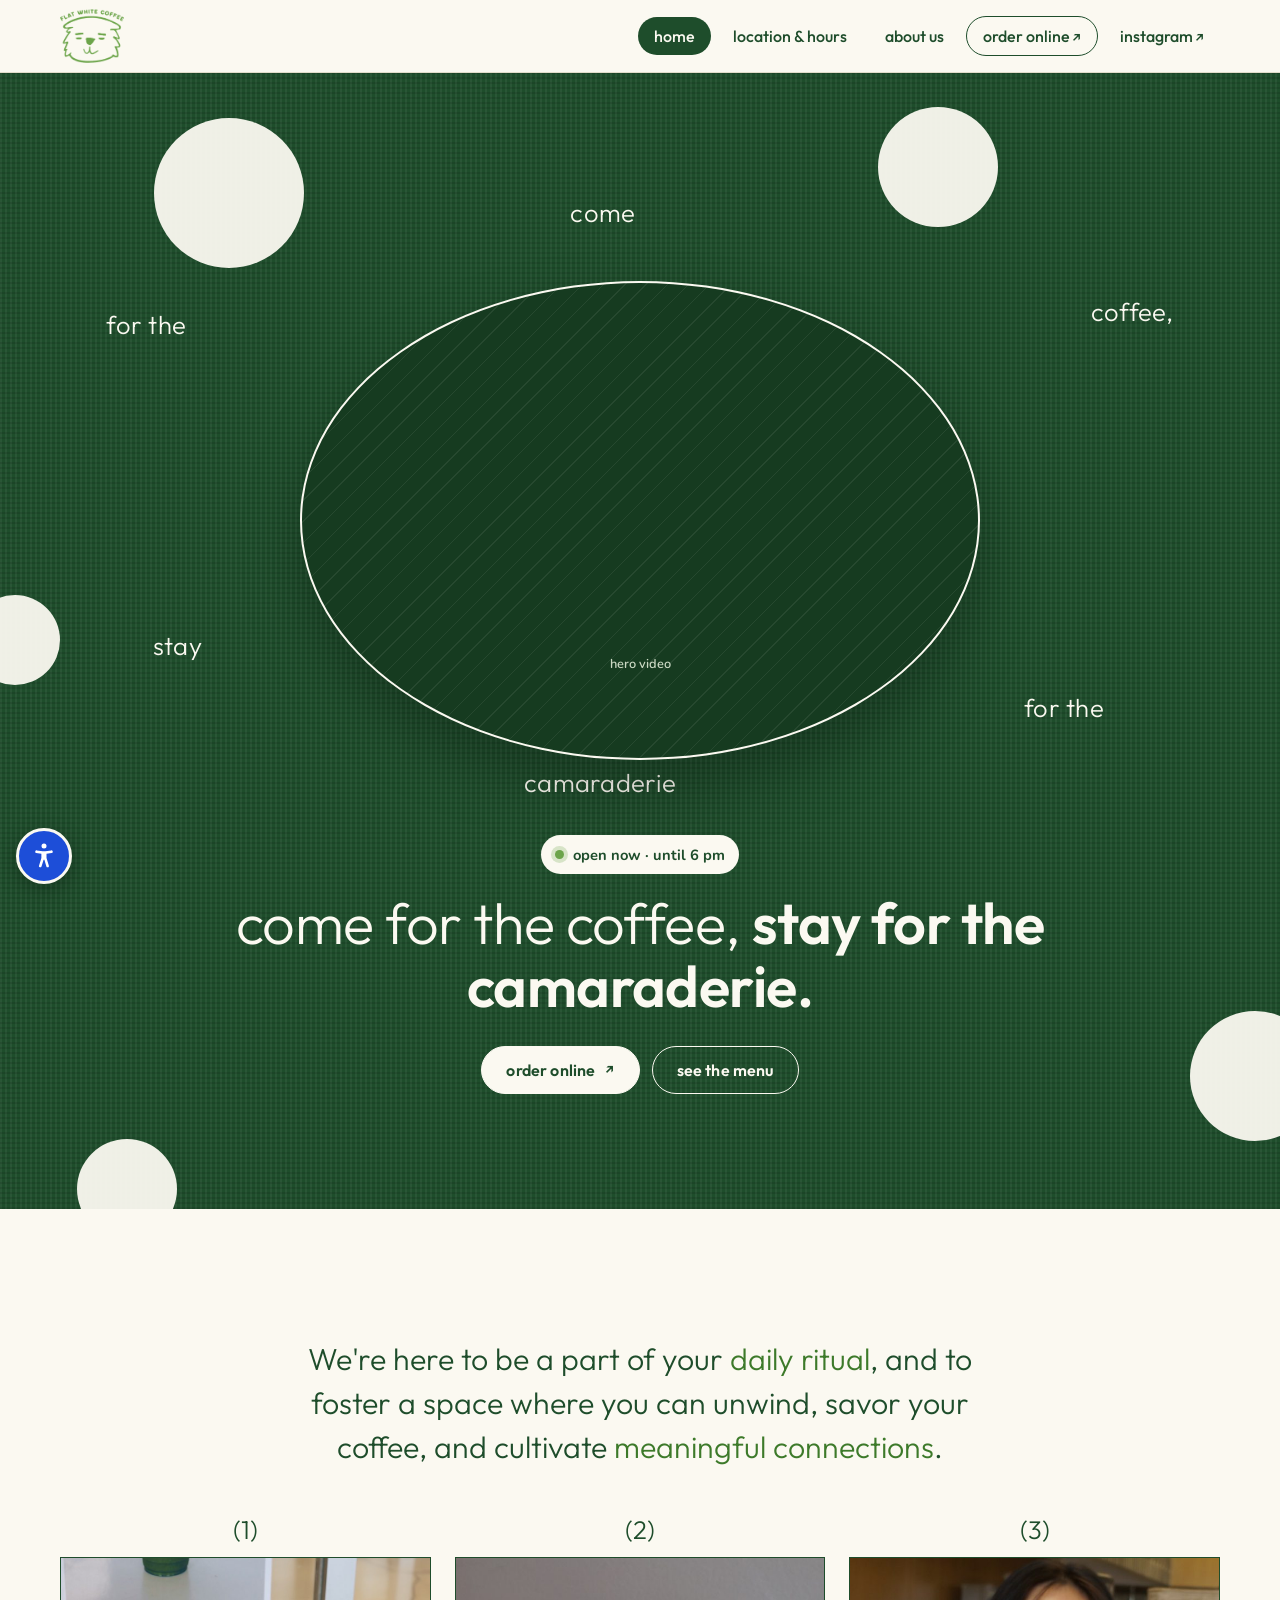
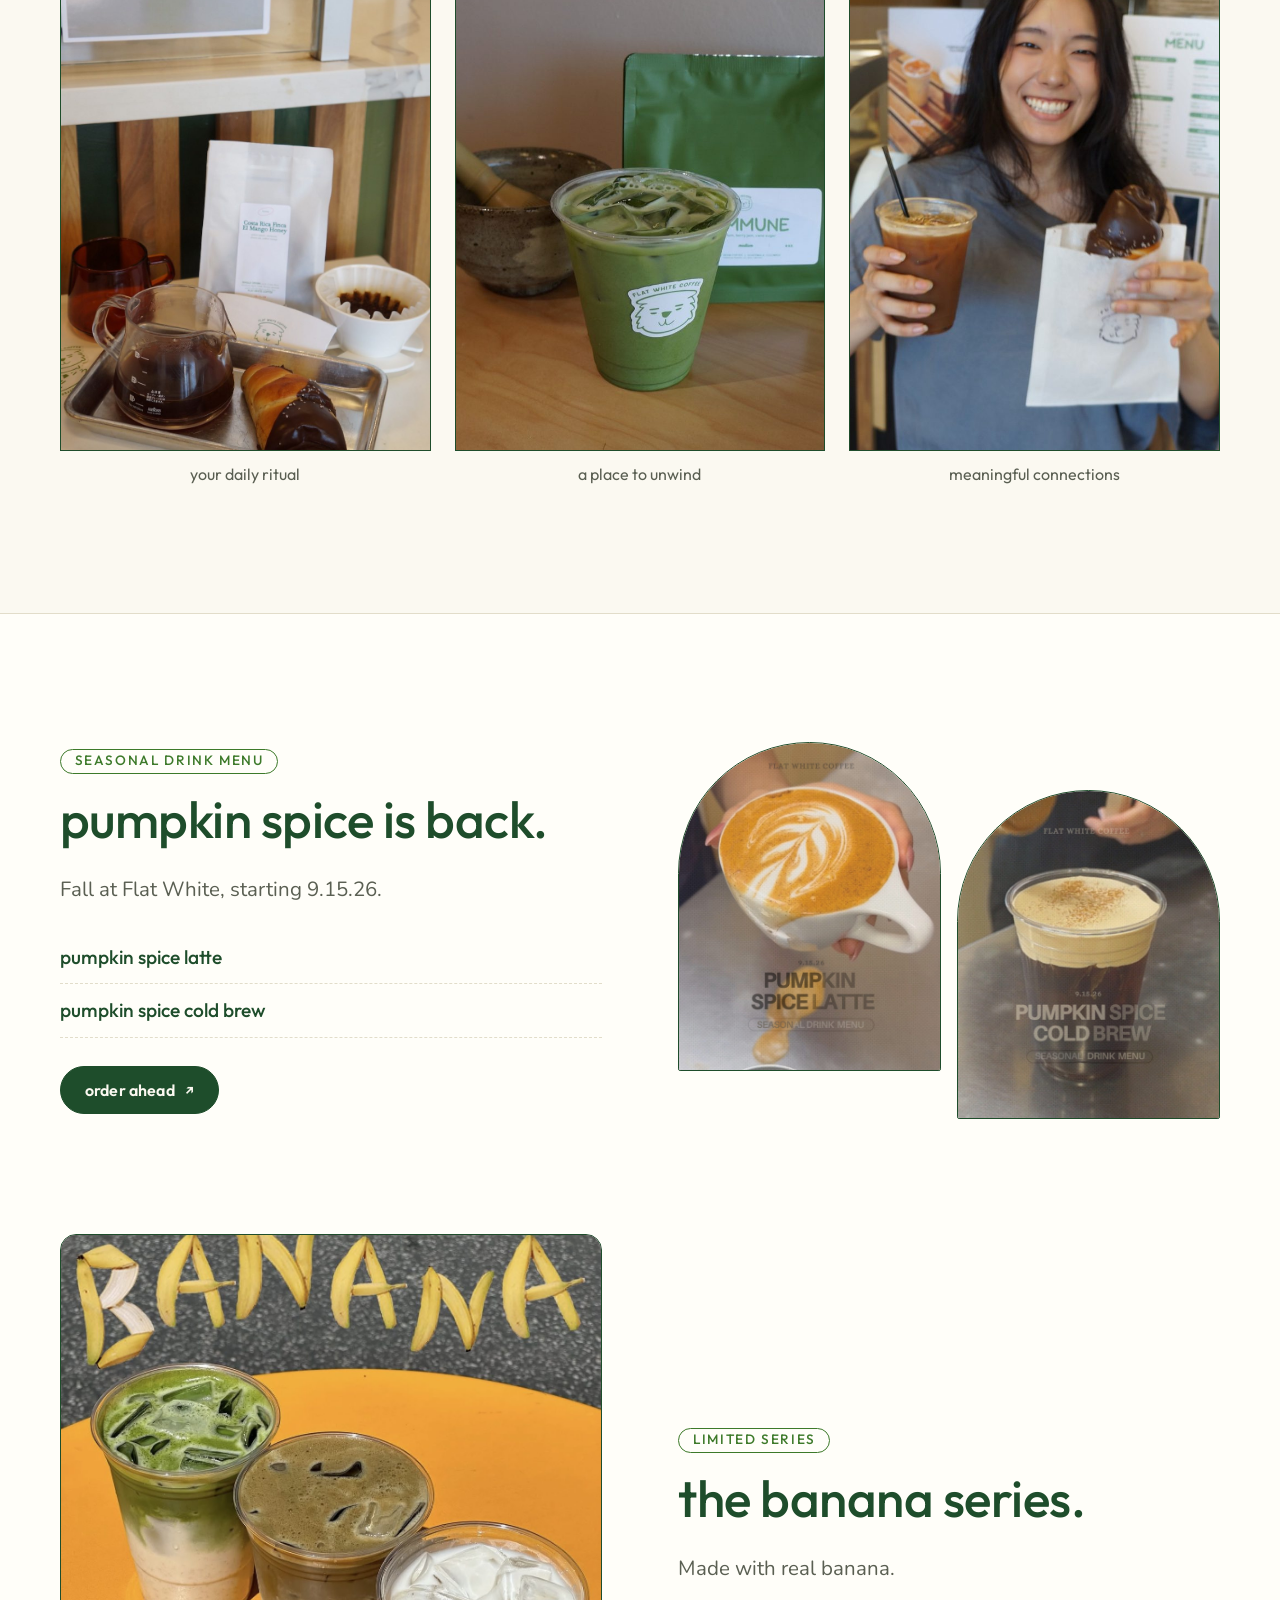
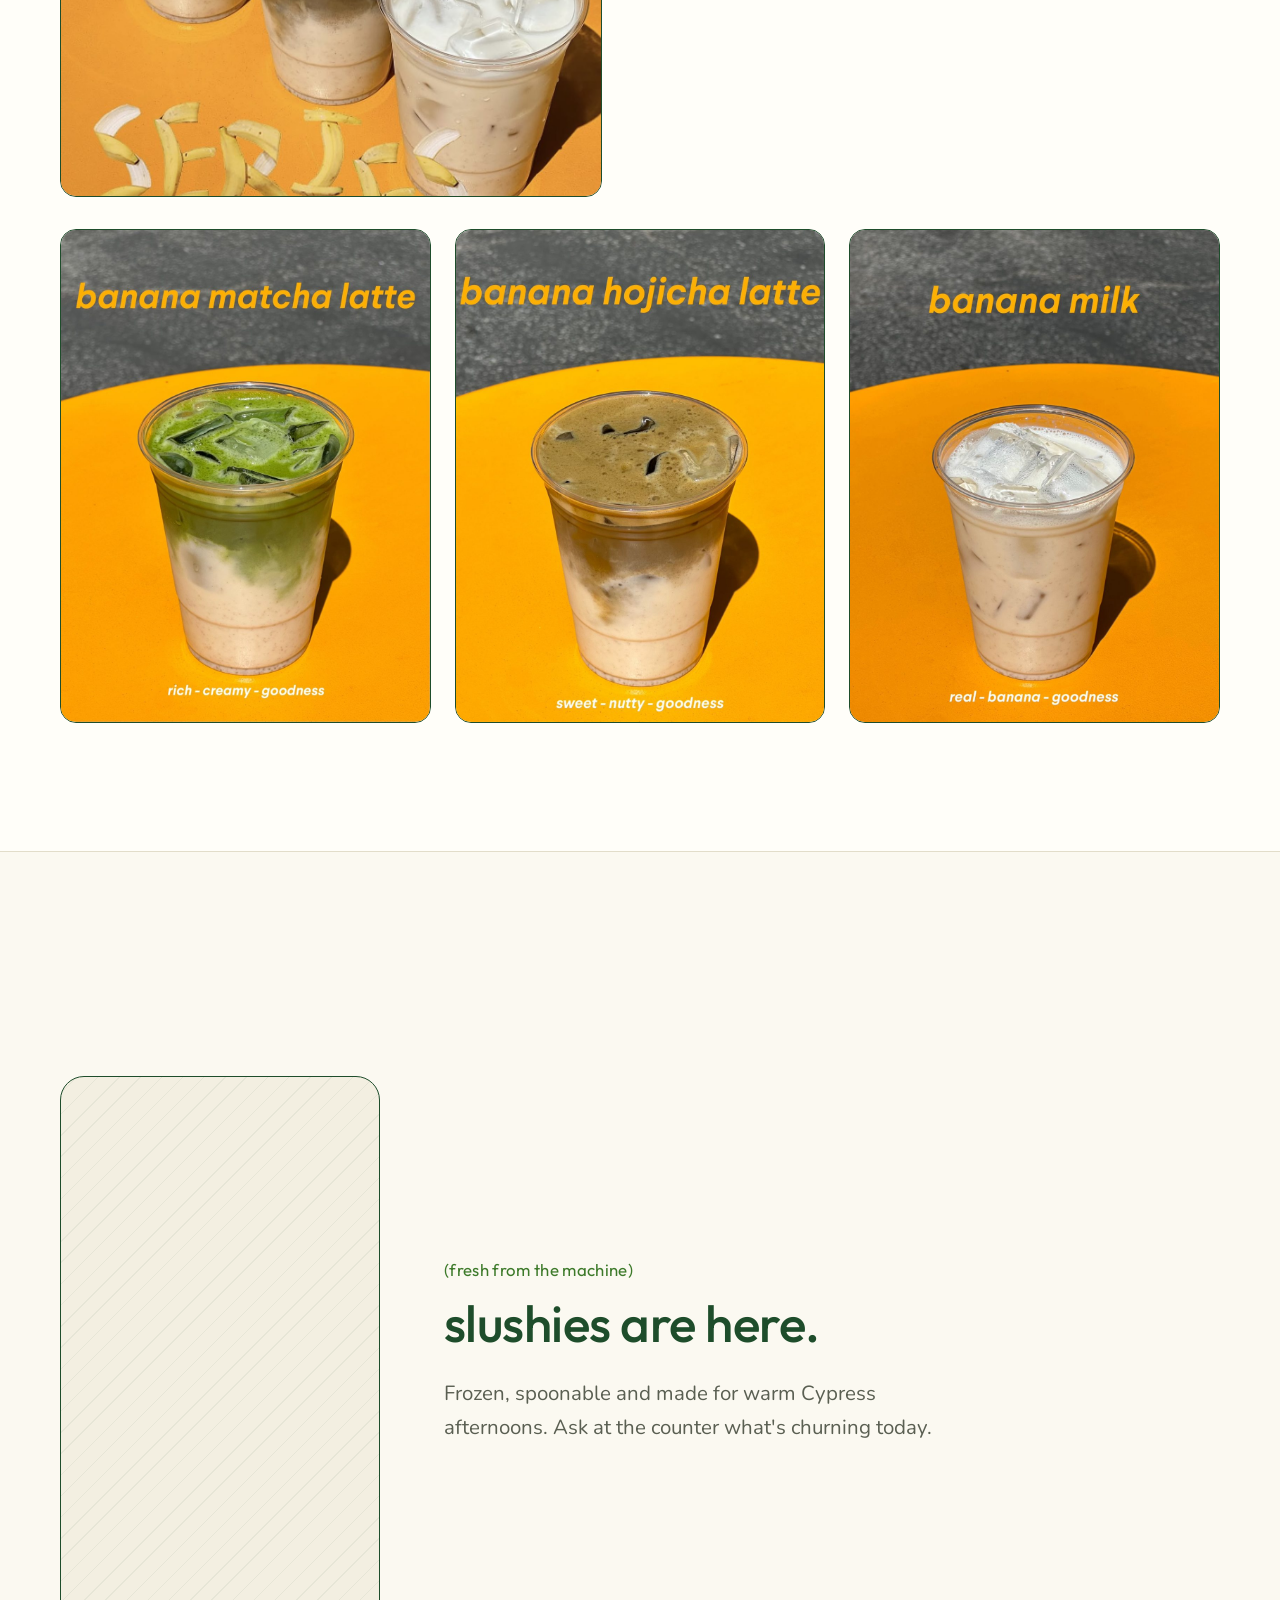
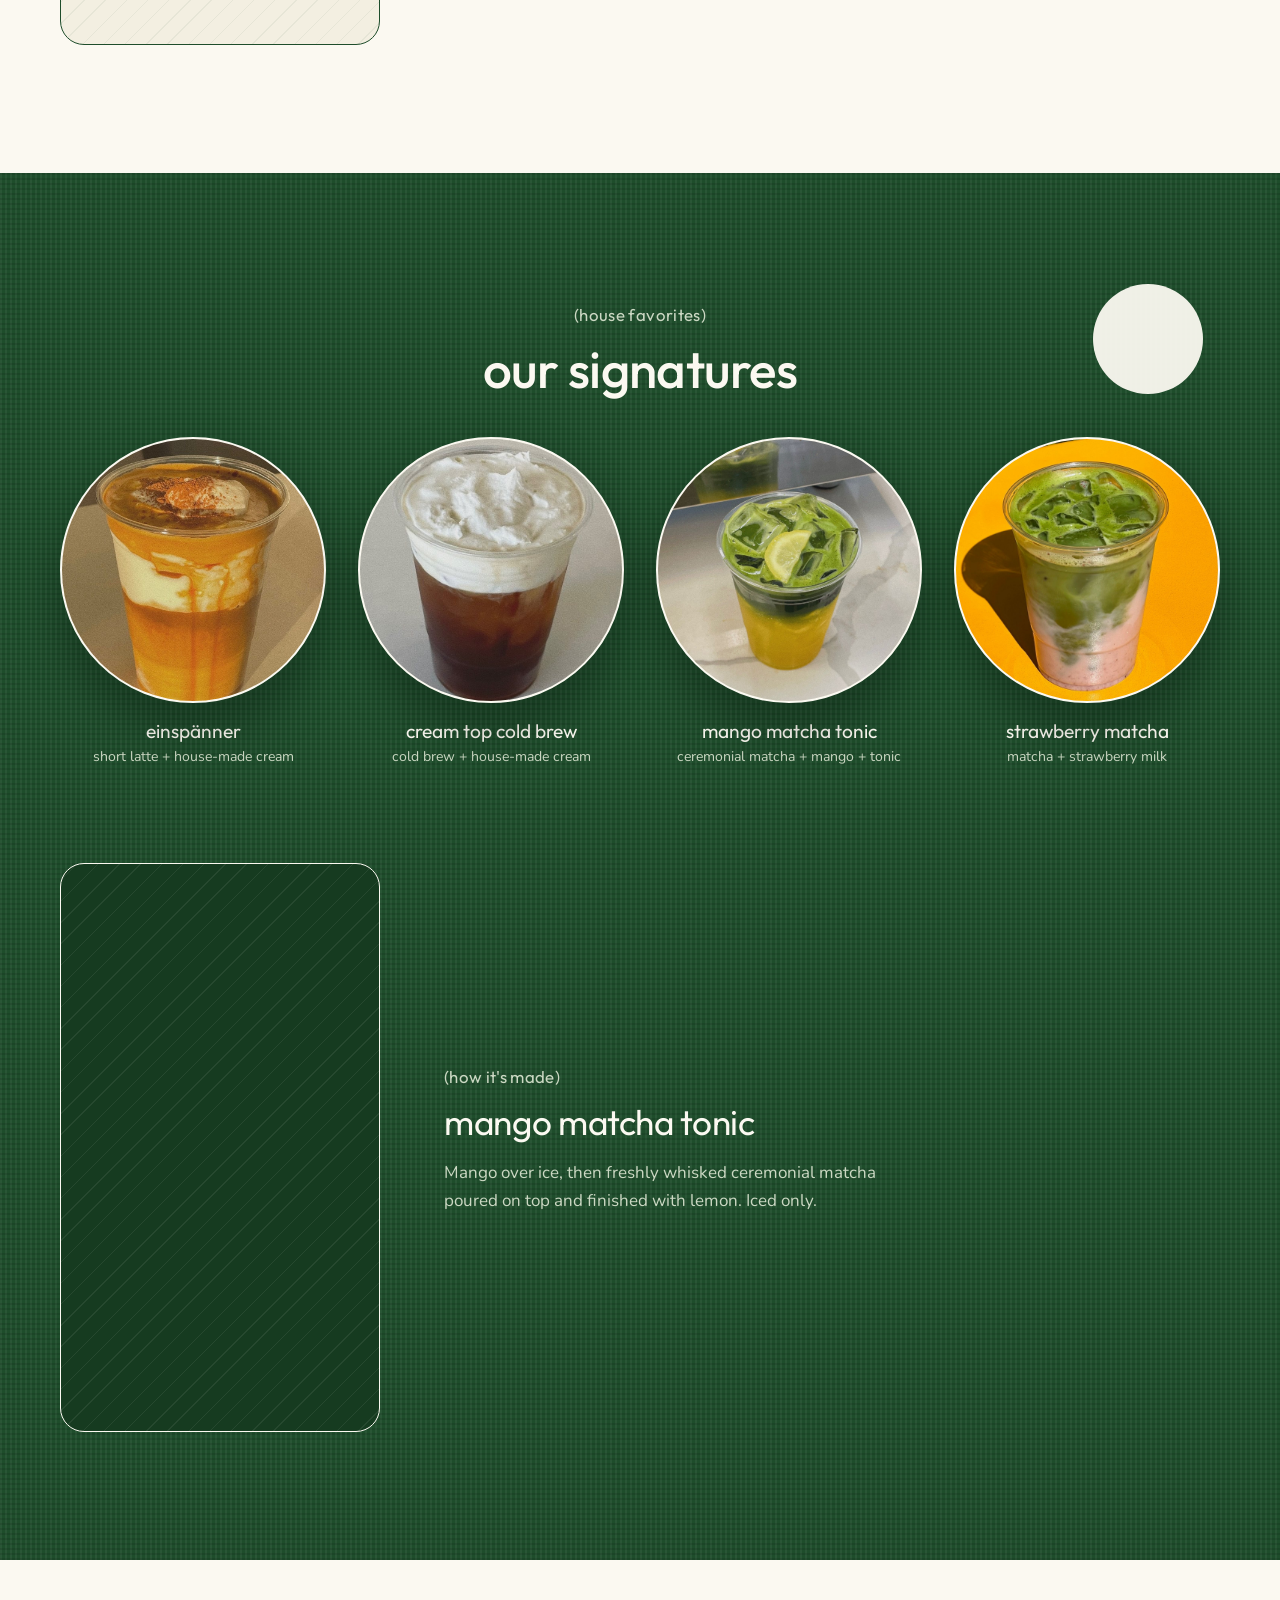
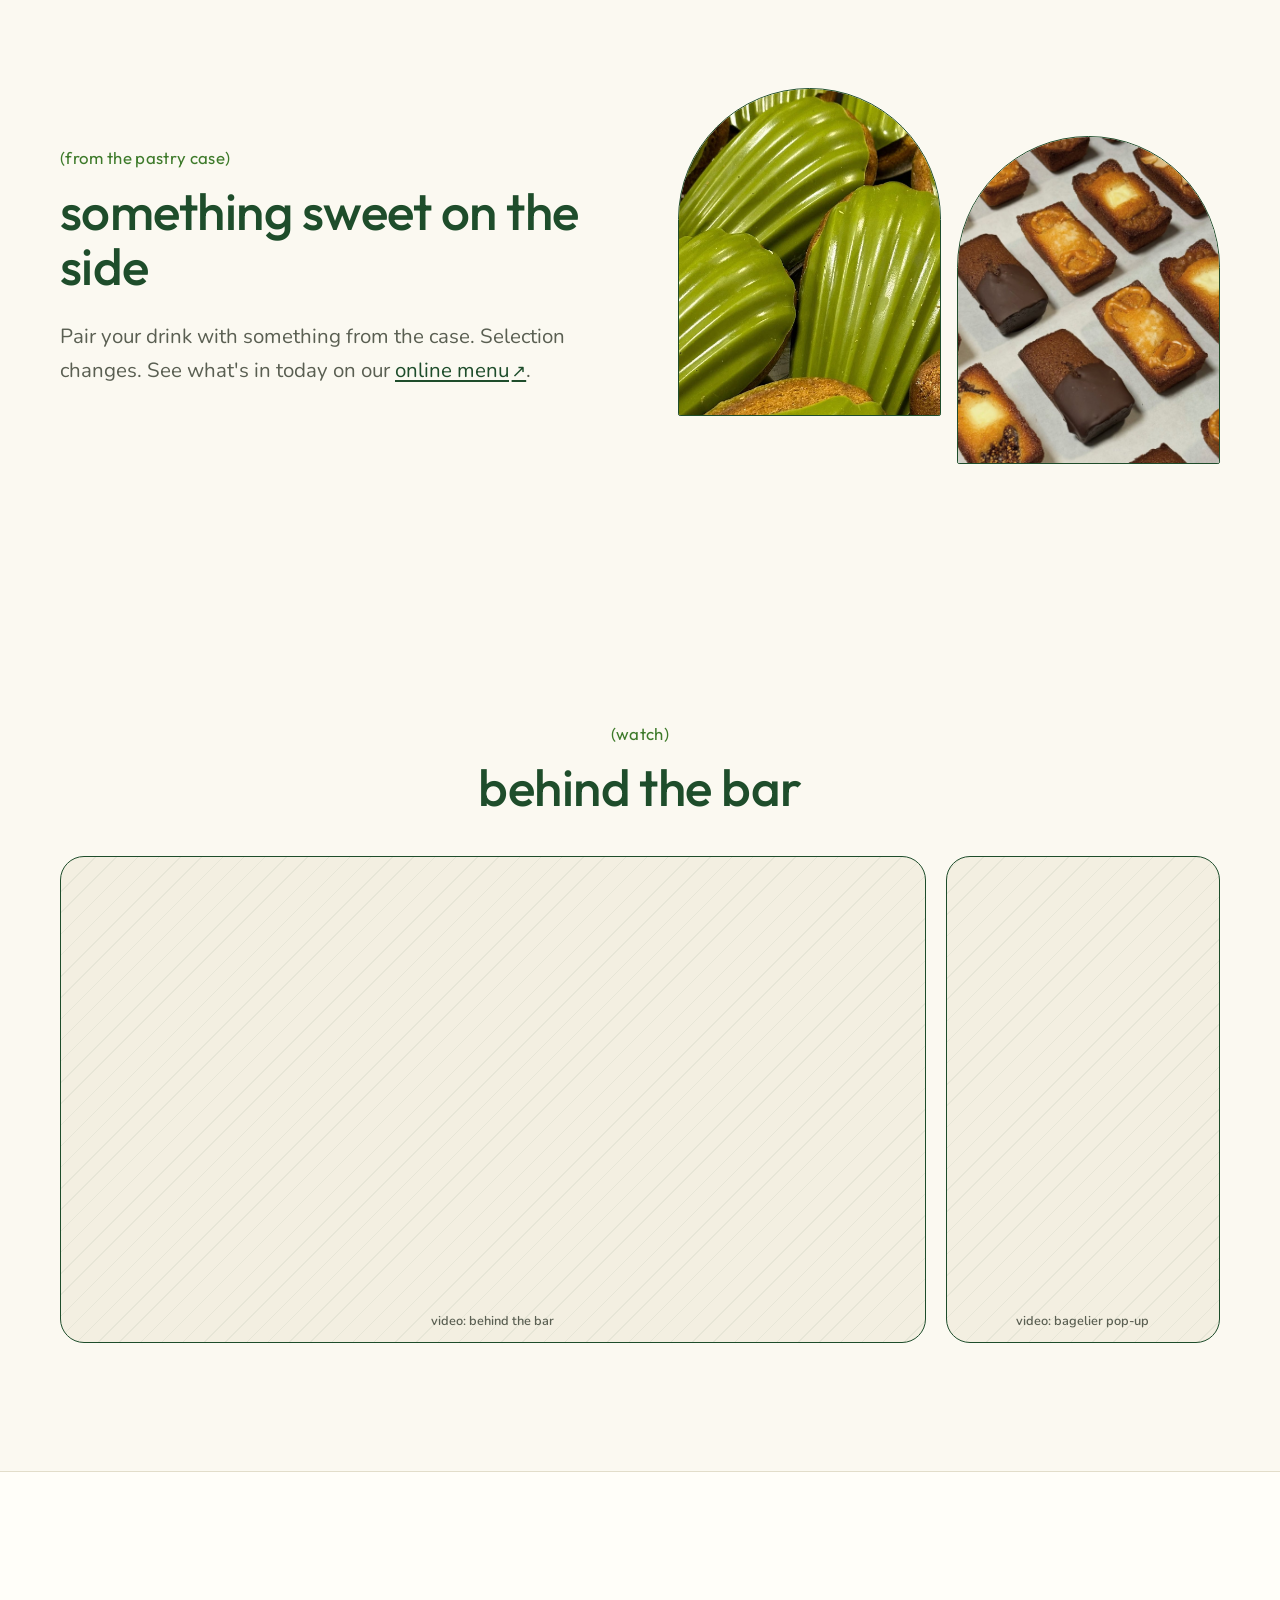
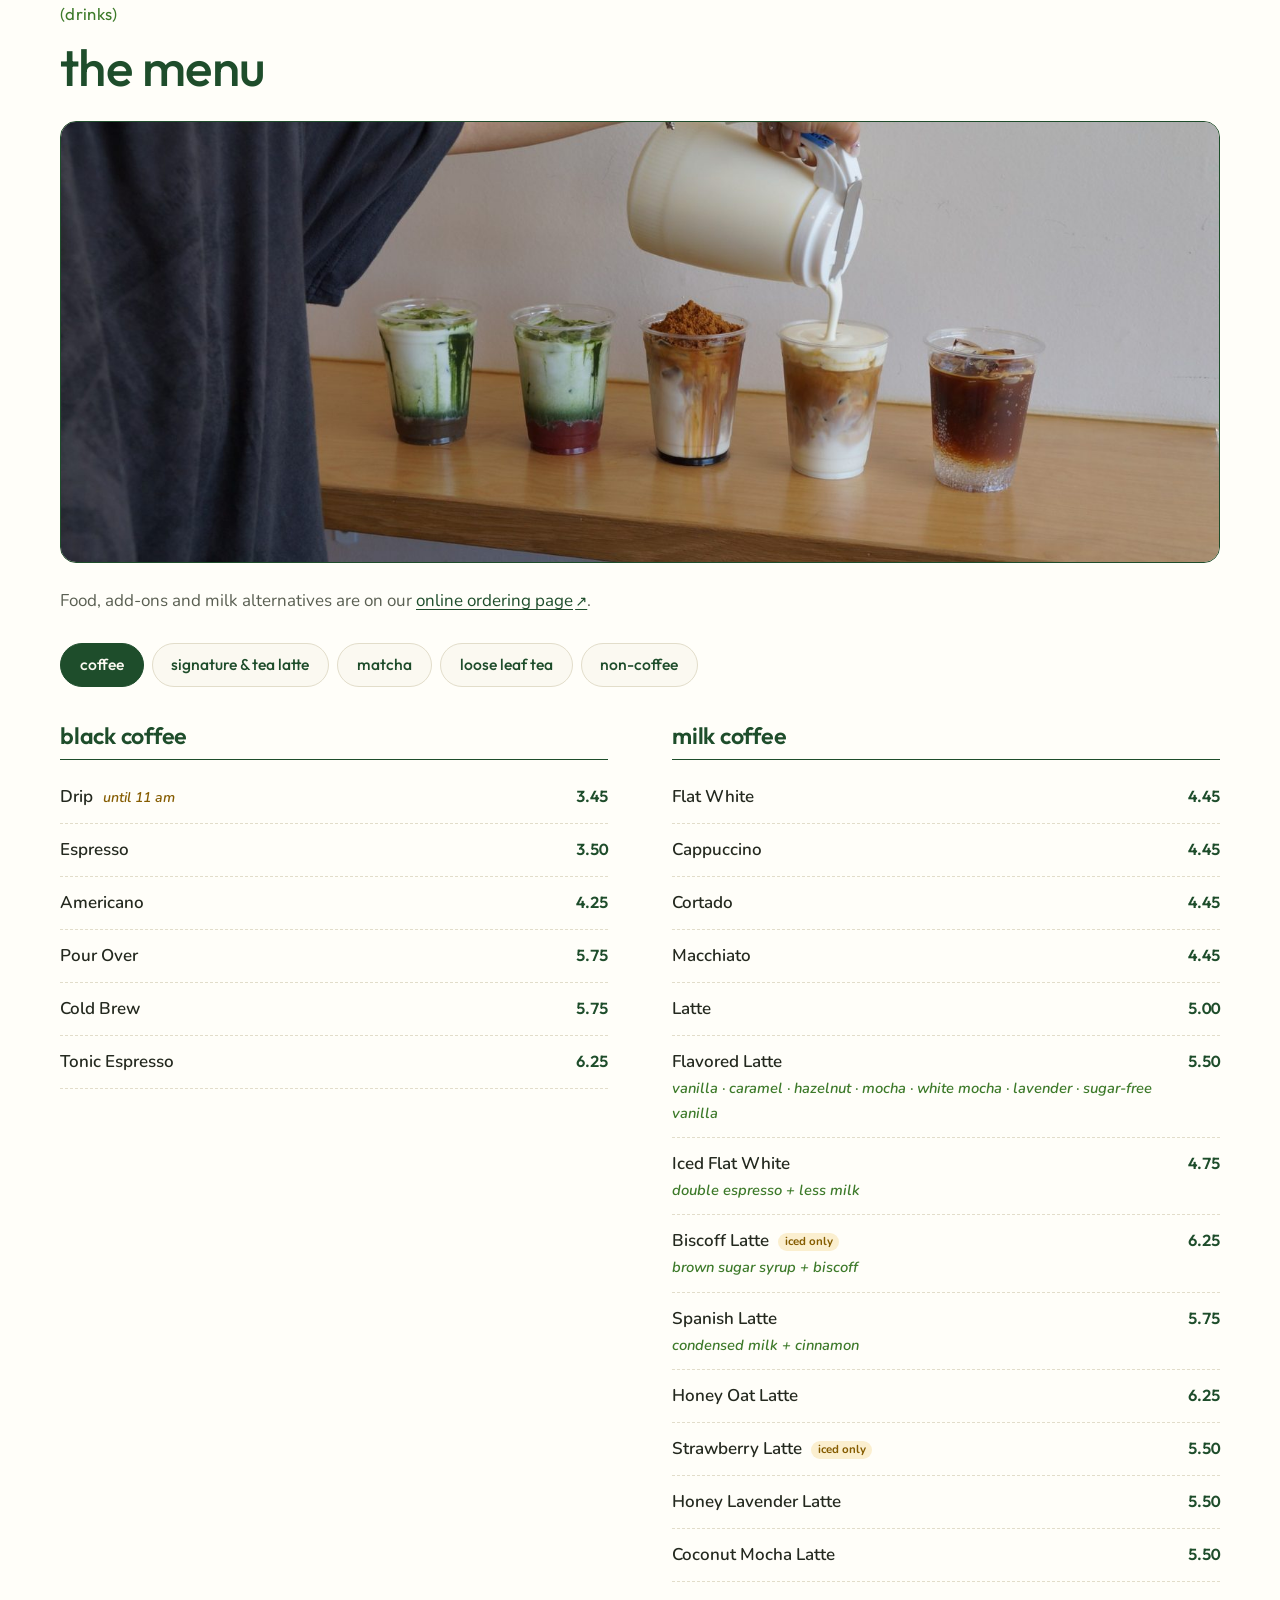
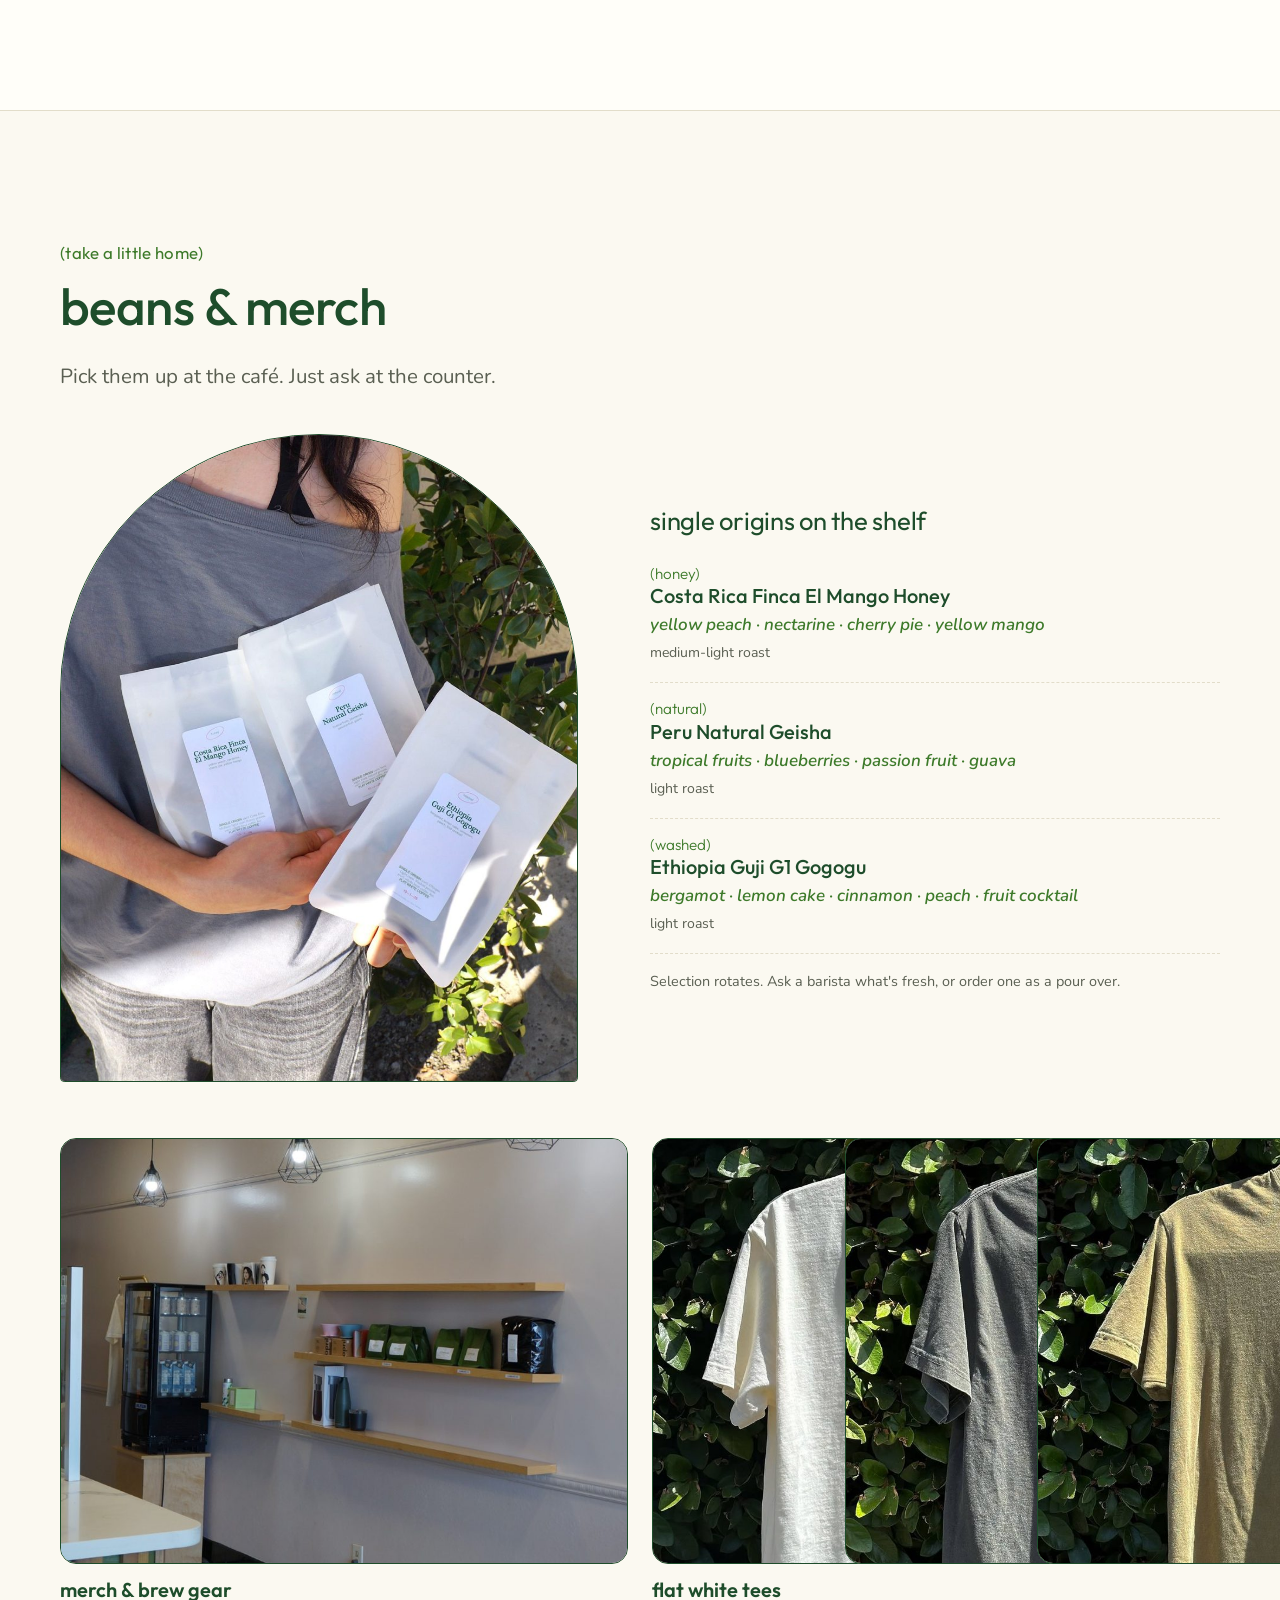
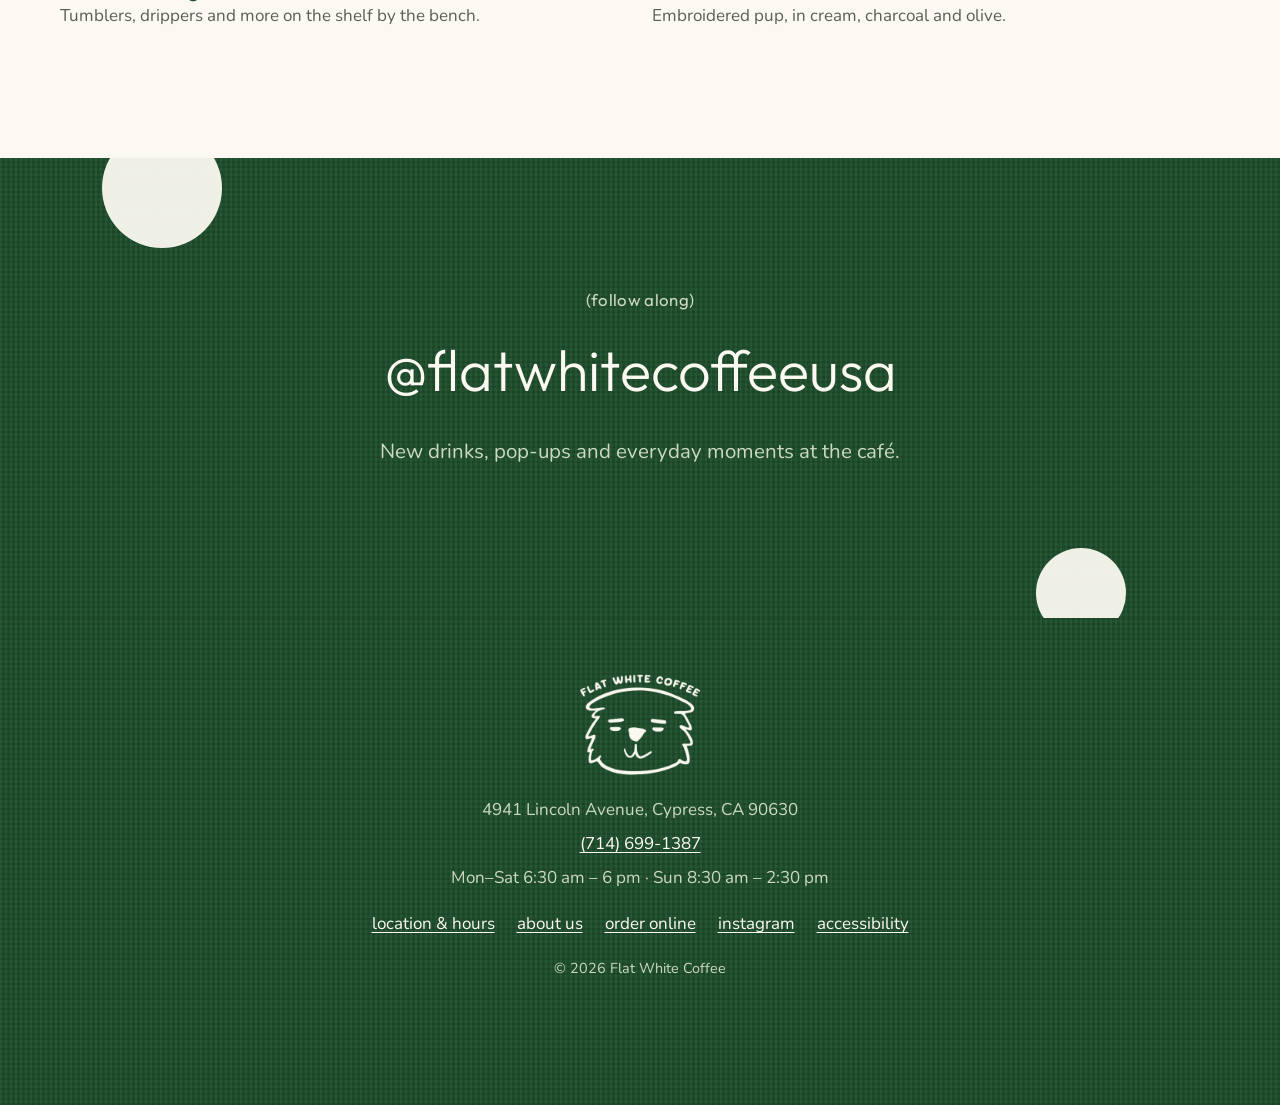
<file: index.html>
<!doctype html>
<html lang="en">
<head>
  <meta charset="utf-8">
  <meta name="viewport" content="width=device-width, initial-scale=1">
  <title>Flat White Coffee · Cypress, CA</title>
  <meta name="description" content="Flat White Coffee is a neighborhood coffee shop in Cypress, CA. Come for the coffee, stay for the camaraderie. Espresso, signature lattes, ceremonial matcha, loose leaf tea and seasonal drinks.">
  <meta property="og:title" content="Flat White Coffee · Cypress, CA">
  <meta property="og:description" content="Come for the coffee, stay for the camaraderie.">
  <meta property="og:image" content="assets/brand/logo.png">
  <link rel="icon" href="assets/brand/cursor-pointer.png">
  <link rel="preconnect" href="https://fonts.googleapis.com">
  <link rel="preconnect" href="https://fonts.gstatic.com" crossorigin>
  <link href="https://fonts.googleapis.com/css2?family=Nunito:ital,wght@0,400;0,600;0,700;1,600&family=Outfit:wght@300;400;500;600&display=swap" rel="stylesheet">
  <link rel="stylesheet" href="styles.css">
  <script type="application/ld+json">
  {
    "@context": "https://schema.org",
    "@type": "CafeOrCoffeeShop",
    "name": "Flat White Coffee",
    "telephone": "+1-714-699-1387",
    "address": { "@type": "PostalAddress", "streetAddress": "4941 Lincoln Avenue", "addressLocality": "Cypress", "addressRegion": "CA", "postalCode": "90630", "addressCountry": "US" },
    "openingHoursSpecification": [
      { "@type": "OpeningHoursSpecification", "dayOfWeek": ["Monday","Tuesday","Wednesday","Thursday","Friday","Saturday"], "opens": "06:30", "closes": "18:00" },
      { "@type": "OpeningHoursSpecification", "dayOfWeek": "Sunday", "opens": "08:30", "closes": "14:30" }
    ],
    "sameAs": ["https://www.instagram.com/flatwhitecoffeeusa/"],
    "hasMenu": "https://flat-white-coffee-cypress.cloveronline.com/menu/all"
  }
  </script>
</head>
<body data-page="home">
  <a class="skip-link" href="#main">Skip to content</a>

  <header class="site-header">
    <div class="container header-inner">
      <a class="brand" href="index.html"><img src="assets/brand/logo.png" alt="Flat White Coffee home" width="64" height="51"></a>
      <button class="nav-toggle" aria-expanded="false" aria-controls="site-nav">
        <span class="sr-only">Open navigation</span>
        <svg width="26" height="26" viewBox="0 0 24 24" aria-hidden="true"><path d="M4 7h16M4 12h16M4 17h16" stroke="currentColor" stroke-width="2" stroke-linecap="round"/></svg>
      </button>
      <nav id="site-nav" class="site-nav" aria-label="Main">
        <a href="index.html" data-nav="home">home</a>
        <a href="location.html" data-nav="location">location &amp; hours</a>
        <a href="about.html" data-nav="about">about us</a>
        <a class="nav-order ext" href="https://flat-white-coffee-cypress.cloveronline.com/menu/all" target="_blank" rel="noopener">order online<span class="sr-only"> (opens Clover in a new tab)</span></a>
        <a class="ext" href="https://www.instagram.com/flatwhitecoffeeusa/" target="_blank" rel="noopener">instagram<span class="sr-only"> (opens in a new tab)</span></a>
      </nav>
    </div>
  </header>

  <main id="main">
    <!-- HERO -->
    <section class="hero woven on-dark" aria-labelledby="hero-title">
      <span class="dot" style="width:150px;height:150px;top:4%;left:12%" aria-hidden="true"></span>
      <span class="dot" style="width:120px;height:120px;top:3%;right:22%" aria-hidden="true"></span>
      <span class="dot" style="width:90px;height:90px;top:46%;left:-30px" aria-hidden="true"></span>
      <span class="dot" style="width:130px;height:130px;bottom:6%;right:-40px" aria-hidden="true"></span>
      <span class="dot" style="width:100px;height:100px;bottom:-30px;left:6%" aria-hidden="true"></span>

      <div class="container">
        <div class="hero-stage">
          <div class="float-words" aria-hidden="true">
            <span class="float-word" style="top:4%;left:44%">come</span>
            <span class="float-word" style="top:22%;left:4%">for the</span>
            <span class="float-word" style="top:20%;right:4%">coffee,</span>
            <span class="float-word hide-sm" style="bottom:22%;left:8%">stay</span>
            <span class="float-word hide-sm" style="bottom:12%;right:10%">for the</span>
            <span class="float-word" style="bottom:0;left:40%">camaraderie</span>
          </div>
          <div class="oval video-block" data-placeholder="hero video">
            <video src="assets/video/cafe.mp4" poster="assets/video/cafe-poster.jpg" muted loop playsinline autoplay preload="auto" aria-label="Capturing the little moments at Flat White: guests working, sipping and reading at the café"></video>
          </div>
        </div>

        <div class="hero-copy">
          <p class="status-pill" id="open-status" hidden></p>
          <h1 id="hero-title">come for the coffee, <strong>stay for the camaraderie.</strong></h1>
          <div class="actions">
            <a class="btn btn-primary ext" href="https://flat-white-coffee-cypress.cloveronline.com/menu/all" target="_blank" rel="noopener">order online<span class="sr-only"> (opens in a new tab)</span></a>
            <a class="btn btn-ghost" href="#menu">see the menu</a>
          </div>
        </div>
      </div>
    </section>

    <!-- INTRO + NUMBERED STRIP -->
    <section class="section intro" aria-labelledby="intro-title">
      <div class="container">
        <h2 id="intro-title" class="sr-only">About Flat White</h2>
        <p class="caption">We're here to be a part of your <em>daily ritual</em>, and to foster a space where you can unwind, savor your coffee, and cultivate <em>meaningful connections</em>.</p>
        <div class="strip">
          <figure>
            <span class="num" aria-hidden="true">(1)</span>
            <div class="frame" data-placeholder="pour over">
              <img src="assets/photos/pour-over-costa-rica.jpg" alt="A pour over and a chocolate-dipped salt bread on a tray in front of a bag of Costa Rica Finca El Mango Honey beans" loading="lazy" style="object-position:50% 70%">
            </div>
            <figcaption>your daily ritual</figcaption>
          </figure>
          <figure>
            <span class="num" aria-hidden="true">(2)</span>
            <div class="frame" data-placeholder="the café">
              <img src="assets/photos/matcha-commune.jpg" alt="An iced matcha in a Flat White cup next to a matcha bowl and whisk and a bag of Commune coffee" loading="lazy" style="object-position:48% 50%">
            </div>
            <figcaption>a place to unwind</figcaption>
          </figure>
          <figure>
            <span class="num" aria-hidden="true">(3)</span>
            <div class="frame" data-placeholder="people together">
              <img src="assets/photos/salt-bread-smile.jpg" alt="A smiling guest at the counter holding an iced americano and a chocolate salt bread" loading="lazy" style="object-position:55% 40%">
            </div>
            <figcaption>meaningful connections</figcaption>
          </figure>
        </div>
      </div>
    </section>

    <!-- SEASONAL -->
    <section class="section menu-wrap" aria-labelledby="seasonal-title">
      <div class="container">
        <div class="seasonal-grid">
          <div>
            <span class="pill-label">seasonal drink menu</span>
            <h2 id="seasonal-title">pumpkin spice is back.</h2>
            <p class="lead">Fall at Flat White, starting 9.15.26.</p>
            <ul class="seasonal-list">
              <li>pumpkin spice latte</li>
              <li>pumpkin spice cold brew</li>
            </ul>
            <div class="actions">
              <a class="btn btn-primary ext" href="https://flat-white-coffee-cypress.cloveronline.com/menu/all" target="_blank" rel="noopener">order ahead<span class="sr-only"> (opens in a new tab)</span></a>
            </div>
          </div>
          <div class="seasonal-pair">
            <div class="frame" data-placeholder="pumpkin spice latte">
              <img src="assets/photos/pumpkin-spice-latte.jpg" alt="Pumpkin spice latte with leaf latte art" loading="lazy">
            </div>
            <div class="frame" data-placeholder="pumpkin spice cold brew" style="margin-top:48px">
              <img src="assets/photos/pumpkin-spice-cold-brew.jpg" alt="Pumpkin spice cold brew topped with cream and cinnamon" loading="lazy">
            </div>
          </div>
        </div>

        <div class="seasonal-grid" style="margin-top:clamp(72px,9vw,120px)">
          <div class="frame banana-hero" data-placeholder="banana series">
            <img src="assets/photos/banana-series.jpg" alt="Banana matcha latte, banana hojicha latte and banana milk on an orange table, with BANANA SERIES spelled out in banana peels" loading="lazy">
          </div>
          <div>
            <span class="pill-label">limited series</span>
            <h2>the banana series.</h2>
            <p class="lead">Made with real banana.</p>
          </div>
        </div>
        <div class="strip banana-strip">
          <figure>
            <div class="frame" data-placeholder="banana matcha latte"><img src="assets/photos/banana-matcha-latte.jpg" alt="Iced banana matcha latte" loading="lazy"></div>
          </figure>
          <figure>
            <div class="frame" data-placeholder="banana hojicha latte"><img src="assets/photos/banana-hojicha-latte.jpg" alt="Iced banana hojicha latte" loading="lazy"></div>
          </figure>
          <figure>
            <div class="frame" data-placeholder="banana milk"><img src="assets/photos/banana-milk.jpg" alt="Iced banana milk" loading="lazy"></div>
          </figure>
        </div>
      </div>
    </section>

    <!-- SLUSHIES -->
    <section class="section" aria-labelledby="slush-title">
      <div class="container">
        <div class="sig-video slush">
          <figure class="video-block frame" style="margin:0">
            <video src="assets/video/slushie.mp4" poster="assets/video/slushie-poster.jpg" muted loop playsinline autoplay preload="metadata" aria-label="A frozen coffee drink being poured from the slushie machine into a Flat White cup"></video>
          </figure>
          <div>
            <span class="label">(fresh from the machine)</span>
            <h2 id="slush-title">slushies are here.</h2>
            <p class="lead">Frozen, spoonable and made for warm Cypress afternoons. Ask at the counter what's churning today.</p>
          </div>
        </div>
      </div>
    </section>

    <!-- SIGNATURES (stacked plates) -->
    <section class="section woven on-dark" aria-labelledby="sig-title" style="position:relative;overflow:hidden">
      <span class="dot" style="width:110px;height:110px;top:8%;right:6%" aria-hidden="true"></span>
      <span class="dot" style="width:80px;height:80px;bottom:10%;left:5%" aria-hidden="true"></span>
      <div class="container center">
        <span class="label">(house favorites)</span>
        <h2 id="sig-title">our signatures</h2>
        <div class="sig-grid">
          <figure class="sig">
            <div class="plate frame"><img src="assets/photos/einspanner.jpg" alt="Iced Einspänner topped with house-made cream and cocoa" loading="lazy"></div>
            <figcaption>einspänner<small>short latte + house-made cream</small></figcaption>
          </figure>
          <figure class="sig">
            <div class="plate frame"><img src="assets/photos/cream-top-cold-brew.jpg" alt="Cold brew topped with a thick layer of cream" loading="lazy" style="object-position:50% 40%"></div>
            <figcaption>cream top cold brew<small>cold brew + house-made cream</small></figcaption>
          </figure>
          <figure class="sig">
            <div class="plate frame"><img src="assets/photos/mango-matcha-tonic.jpg" alt="Mango matcha tonic: bright green ceremonial matcha over mango with a lemon wedge" loading="lazy" style="object-position:50% 60%"></div>
            <figcaption>mango matcha tonic<small>ceremonial matcha + mango + tonic</small></figcaption>
          </figure>
          <figure class="sig">
            <div class="plate frame"><img src="assets/photos/strawberry-matcha.jpg" alt="Iced strawberry matcha with green matcha over pink strawberry milk" loading="lazy"></div>
            <figcaption>strawberry matcha<small>matcha + strawberry milk</small></figcaption>
          </figure>
        </div>

        <div class="sig-video">
          <figure class="video-block frame" style="margin:0">
            <video src="assets/video/mango-matcha-tonic.mp4" poster="assets/video/mango-matcha-tonic-poster.jpg" muted loop playsinline autoplay preload="metadata" aria-label="Making a mango matcha tonic: mango over ice, then whisked matcha poured on top and a lemon garnish"></video>
          </figure>
          <div class="sig-video-copy">
            <span class="label">(how it's made)</span>
            <h3>mango matcha tonic</h3>
            <p>Mango over ice, then freshly whisked ceremonial matcha poured on top and finished with lemon. Iced only.</p>
          </div>
        </div>
      </div>
    </section>

    <!-- PASTRY CASE -->
    <section class="section" aria-labelledby="pastry-title">
      <div class="container">
        <div class="seasonal-grid">
          <div>
            <span class="label">(from the pastry case)</span>
            <h2 id="pastry-title">something sweet on the side</h2>
            <p class="lead">Pair your drink with something from the case. Selection changes. See what's in today on our <a class="ext" href="https://flat-white-coffee-cypress.cloveronline.com/menu/all" target="_blank" rel="noopener">online menu<span class="sr-only"> (opens in a new tab)</span></a>.</p>
          </div>
          <div class="seasonal-pair">
            <div class="frame" data-placeholder="matcha madeleines"><img src="assets/photos/matcha-madeleines.jpg" alt="Madeleines dipped in a glossy matcha coating" loading="lazy"></div>
            <div class="frame" data-placeholder="financiers" style="margin-top:48px"><img src="assets/photos/financiers.jpg" alt="Rows of financiers topped with pretzel, almond, cream cheese, fig and chocolate" loading="lazy"></div>
          </div>
        </div>
      </div>
    </section>

    <!-- VIDEOS -->
    <section class="section" aria-labelledby="video-title">
      <div class="container center">
        <span class="label">(watch)</span>
        <h2 id="video-title">behind the bar</h2>
        <div class="video-duo">
          <figure class="video-block frame" data-placeholder="video: behind the bar" style="margin:0">
            <video src="assets/video/behind-the-bar.mp4" poster="assets/video/behind-the-bar-poster.jpg" muted loop playsinline autoplay preload="metadata" aria-label="Behind the bar: fresh beans in the grinder hopper and the seasonal posters on the counter"></video>
          </figure>
          <figure class="video-block frame" data-placeholder="video: bagelier pop-up" style="margin:0">
            <video src="assets/video/bagelier-popup.mp4" poster="assets/video/bagelier-popup-poster.jpg" muted loop playsinline autoplay preload="metadata" aria-label="Flat White × Bagelier: garnishing an iced matcha, a pour over, and trays of fresh bagels"></video>
          </figure>
        </div>
      </div>
    </section>

    <!-- MENU -->
    <section class="section menu-wrap" id="menu" aria-labelledby="menu-title">
      <div class="container">
        <span class="label">(drinks)</span>
        <h2 id="menu-title">the menu</h2>
        <div class="frame menu-banner" data-placeholder="drinks lineup">
          <img src="assets/photos/drinks-lineup.jpg" alt="Milk being poured into a row of iced drinks: two matcha lattes, a Biscoff latte, a latte and an espresso tonic" loading="lazy">
        </div>
        <p class="muted">Food, add-ons and milk alternatives are on our <a class="ext" href="https://flat-white-coffee-cypress.cloveronline.com/menu/all" target="_blank" rel="noopener">online ordering page<span class="sr-only"> (opens in a new tab)</span></a>.</p>

        <div class="tabs" role="tablist" aria-label="Menu categories">
          <button role="tab" id="tab-coffee" aria-controls="panel-coffee" aria-selected="true">coffee</button>
          <button role="tab" id="tab-signature" aria-controls="panel-signature" aria-selected="false" tabindex="-1">signature &amp; tea latte</button>
          <button role="tab" id="tab-matcha" aria-controls="panel-matcha" aria-selected="false" tabindex="-1">matcha</button>
          <button role="tab" id="tab-tea" aria-controls="panel-tea" aria-selected="false" tabindex="-1">loose leaf tea</button>
          <button role="tab" id="tab-noncoffee" aria-controls="panel-noncoffee" aria-selected="false" tabindex="-1">non-coffee</button>
        </div>

        <div class="menu-panel" role="tabpanel" id="panel-coffee" aria-labelledby="tab-coffee" tabindex="0">
          <div class="menu-cols">
            <div class="menu-group">
              <h3>black coffee</h3>
              <ul class="menu-list">
                <li><span class="item">Drip <em class="note">until 11 am</em></span><span class="price">3.45</span></li>
                <li><span class="item">Espresso</span><span class="price">3.50</span></li>
                <li><span class="item">Americano</span><span class="price">4.25</span></li>
                <li><span class="item">Pour Over</span><span class="price">5.75</span></li>
                <li><span class="item">Cold Brew</span><span class="price">5.75</span></li>
                <li><span class="item">Tonic Espresso</span><span class="price">6.25</span></li>
              </ul>
            </div>
            <div class="menu-group">
              <h3>milk coffee</h3>
              <ul class="menu-list">
                <li><span class="item">Flat White</span><span class="price">4.45</span></li>
                <li><span class="item">Cappuccino</span><span class="price">4.45</span></li>
                <li><span class="item">Cortado</span><span class="price">4.45</span></li>
                <li><span class="item">Macchiato</span><span class="price">4.45</span></li>
                <li><span class="item">Latte</span><span class="price">5.00</span></li>
                <li><span class="item">Flavored Latte<span class="desc">vanilla · caramel · hazelnut · mocha · white mocha · lavender · sugar-free vanilla</span></span><span class="price">5.50</span></li>
                <li><span class="item">Iced Flat White<span class="desc">double espresso + less milk</span></span><span class="price">4.75</span></li>
                <li><span class="item">Biscoff Latte <span class="tag">iced only</span><span class="desc">brown sugar syrup + biscoff</span></span><span class="price">6.25</span></li>
                <li><span class="item">Spanish Latte<span class="desc">condensed milk + cinnamon</span></span><span class="price">5.75</span></li>
                <li><span class="item">Honey Oat Latte</span><span class="price">6.25</span></li>
                <li><span class="item">Strawberry Latte <span class="tag">iced only</span></span><span class="price">5.50</span></li>
                <li><span class="item">Honey Lavender Latte</span><span class="price">5.50</span></li>
                <li><span class="item">Coconut Mocha Latte</span><span class="price">5.50</span></li>
              </ul>
            </div>
          </div>
        </div>

        <div class="menu-panel" role="tabpanel" id="panel-signature" aria-labelledby="tab-signature" tabindex="0" hidden>
          <div class="menu-cols">
            <div class="menu-group">
              <h3>signature</h3>
              <ul class="menu-list">
                <li><span class="item">Einspänner <span class="tag">iced only</span><span class="desc">short latte + house-made cream</span></span><span class="price">5.75</span></li>
                <li><span class="item">Family Brew <span class="tag">iced only</span><span class="desc">cold brew + simple syrup + oat milk</span></span><span class="price">6.00</span></li>
                <li><span class="item">Mango Cream Cold Brew <span class="tag">iced only</span><span class="desc">mango cold brew + house-made cream</span></span><span class="price">6.25</span></li>
              </ul>
            </div>
            <div class="menu-group">
              <h3>tea latte</h3>
              <ul class="menu-list">
                <li><span class="item">Hojicha</span><span class="price">5.75</span></li>
                <li><span class="item">Chai</span><span class="price">5.75</span></li>
                <li><span class="item">Vanilla Chai</span><span class="price">5.75</span></li>
              </ul>
            </div>
          </div>
        </div>

        <div class="menu-panel" role="tabpanel" id="panel-matcha" aria-labelledby="tab-matcha" tabindex="0" hidden>
          <div class="menu-cols">
            <div class="menu-group">
              <h3>matcha</h3>
              <ul class="menu-list">
                <li><span class="item">Matcha Latte</span><span class="price">5.75</span></li>
                <li><span class="item">Lavender Matcha</span><span class="price">5.75</span></li>
                <li><span class="item">Strawberry Matcha <span class="tag">iced only</span></span><span class="price">5.75</span></li>
              </ul>
            </div>
            <div class="menu-group">
              <h3>ceremonial matcha</h3>
              <ul class="menu-list">
                <li><span class="item">Matcha Latte</span><span class="price">5.50</span></li>
                <li><span class="item">Matcha Tonic <span class="tag">iced only</span></span><span class="price">6.00</span></li>
                <li><span class="item">Mango Matcha Tonic <span class="tag">iced only</span></span><span class="price">6.25</span></li>
              </ul>
            </div>
          </div>
        </div>

        <div class="menu-panel" role="tabpanel" id="panel-tea" aria-labelledby="tab-tea" tabindex="0" hidden>
          <div class="menu-cols menu-cols--3">
            <div class="menu-group">
              <h3>green tea</h3>
              <ul class="menu-list">
                <li><span class="item">Jasmine</span><span class="price">4.75</span></li>
                <li><span class="item">Mango Tango</span><span class="price">4.75</span></li>
                <li><span class="item">Strawberry Basil</span><span class="price">4.75</span></li>
              </ul>
            </div>
            <div class="menu-group">
              <h3>black tea</h3>
              <ul class="menu-list">
                <li><span class="item">Earl Grey</span><span class="price">4.75</span></li>
                <li><span class="item">Peach Apricot</span><span class="price">4.75</span></li>
              </ul>
            </div>
            <div class="menu-group">
              <h3>herbal tea <span class="tag tag--soft">caffeine-free</span></h3>
              <ul class="menu-list">
                <li><span class="item">Lychee Mariposa</span><span class="price">4.75</span></li>
                <li><span class="item">Black Forest Berry</span><span class="price">4.75</span></li>
                <li><span class="item">Lavender Raspberry</span><span class="price">4.75</span></li>
                <li><span class="item">Chamomile Lavender</span><span class="price">4.75</span></li>
              </ul>
            </div>
          </div>
        </div>

        <div class="menu-panel" role="tabpanel" id="panel-noncoffee" aria-labelledby="tab-noncoffee" tabindex="0" hidden>
          <div class="menu-cols">
            <div class="menu-group">
              <h3>non-coffee</h3>
              <ul class="menu-list">
                <li><span class="item">Hot Chocolate</span><span class="price">4.45</span></li>
                <li><span class="item">Chocolate Milk</span><span class="price">4.45</span></li>
                <li><span class="item">Strawberry Milk</span><span class="price">4.00</span></li>
                <li><span class="item">Mango Lemonade</span><span class="price">4.45</span></li>
                <li><span class="item">Strawberry Lemonade</span><span class="price">4.45</span></li>
              </ul>
            </div>
          </div>
        </div>
      </div>
    </section>

    <!-- BEANS & MERCH (showcase only) -->
    <section class="section" aria-labelledby="shop-title">
      <div class="container">
        <span class="label">(take a little home)</span>
        <h2 id="shop-title">beans &amp; merch</h2>
        <p class="lead">Pick them up at the café. Just ask at the counter.</p>
        <div class="beans-grid">
          <div class="frame beans-photo" data-placeholder="bean bags">
            <img src="assets/photos/beans-trio.jpg" alt="Three bags of Flat White single origin coffee: Costa Rica Finca El Mango Honey, Peru Natural Geisha and Ethiopia Guji G1 Gogogu" loading="lazy">
          </div>
          <div>
            <h3 class="beans-title">single origins on the shelf</h3>
            <ul class="beans-list">
              <li>
                <span class="process">(honey)</span>
                <strong>Costa Rica Finca El Mango Honey</strong>
                <span class="notes">yellow peach · nectarine · cherry pie · yellow mango</span>
                <span class="meta">medium-light roast</span>
              </li>
              <li>
                <span class="process">(natural)</span>
                <strong>Peru Natural Geisha</strong>
                <span class="notes">tropical fruits · blueberries · passion fruit · guava</span>
                <span class="meta">light roast</span>
              </li>
              <li>
                <span class="process">(washed)</span>
                <strong>Ethiopia Guji G1 Gogogu</strong>
                <span class="notes">bergamot · lemon cake · cinnamon · peach · fruit cocktail</span>
                <span class="meta">light roast</span>
              </li>
            </ul>
            <p class="muted small">Selection rotates. Ask a barista what's fresh, or order one as a pour over.</p>
          </div>
        </div>
        <div class="showcase" style="margin-top:56px">
          <figure>
            <div class="frame" data-placeholder="merch & brew gear shelf">
              <img src="assets/photos/cafe-shelves.jpg" alt="Shelves of coffee bean bags, tumblers and merch at the café" loading="lazy" style="object-position:70% 52%">
            </div>
            <figcaption><strong>merch &amp; brew gear</strong><span class="muted">Tumblers, drippers and more on the shelf by the bench.</span></figcaption>
          </figure>
          <figure>
            <div class="tee-row">
              <div class="frame"><img src="assets/photos/tee-cream.jpg" alt="Cream Flat White Coffee tee with the embroidered dog logo" loading="lazy"></div>
              <div class="frame"><img src="assets/photos/tee-charcoal.jpg" alt="Charcoal Flat White Coffee tee with the embroidered dog logo" loading="lazy"></div>
              <div class="frame"><img src="assets/photos/tee-olive.jpg" alt="Olive Flat White Coffee tee with the embroidered dog logo" loading="lazy"></div>
            </div>
            <figcaption><strong>flat white tees</strong><span class="muted">Embroidered pup, in cream, charcoal and olive.</span></figcaption>
          </figure>
        </div>
      </div>
    </section>

    <!-- INSTAGRAM -->
    <section class="section woven on-dark ig-band" aria-labelledby="ig-title">
      <span class="dot" style="width:120px;height:120px;top:-30px;left:8%" aria-hidden="true"></span>
      <span class="dot" style="width:90px;height:90px;bottom:-20px;right:12%" aria-hidden="true"></span>
      <div class="container">
        <span class="label" id="ig-title">(follow along)</span>
        <a class="ig-handle" href="https://www.instagram.com/flatwhitecoffeeusa/" target="_blank" rel="noopener">@flatwhitecoffeeusa<span class="sr-only"> on Instagram (opens in a new tab)</span></a>
        <p class="lead" style="margin-inline:auto">New drinks, pop-ups and everyday moments at the café.</p>
      </div>
    </section>
  </main>

  <footer class="site-footer woven on-dark">
    <div class="container">
      <a class="brand" href="index.html"><img src="assets/brand/logo-cream.png" alt="Flat White Coffee home" width="120" height="96"></a>
      <p>4941 Lincoln Avenue, Cypress, CA 90630</p>
      <p><a href="tel:+17146991387">(714) 699-1387</a></p>
      <p>Mon–Sat 6:30 am – 6 pm · Sun 8:30 am – 2:30 pm</p>
      <nav class="footer-links" aria-label="Footer">
        <a href="location.html">location &amp; hours</a>
        <a href="about.html">about us</a>
        <a href="https://flat-white-coffee-cypress.cloveronline.com/menu/all" target="_blank" rel="noopener">order online</a>
        <a href="https://www.instagram.com/flatwhitecoffeeusa/" target="_blank" rel="noopener">instagram</a>
        <a href="accessibility.html">accessibility</a>
      </nav>
      <p class="small">© <span class="year">2026</span> Flat White Coffee</p>
    </div>
  </footer>

  <script src="script.js"></script>
</body>
</html>
</file>
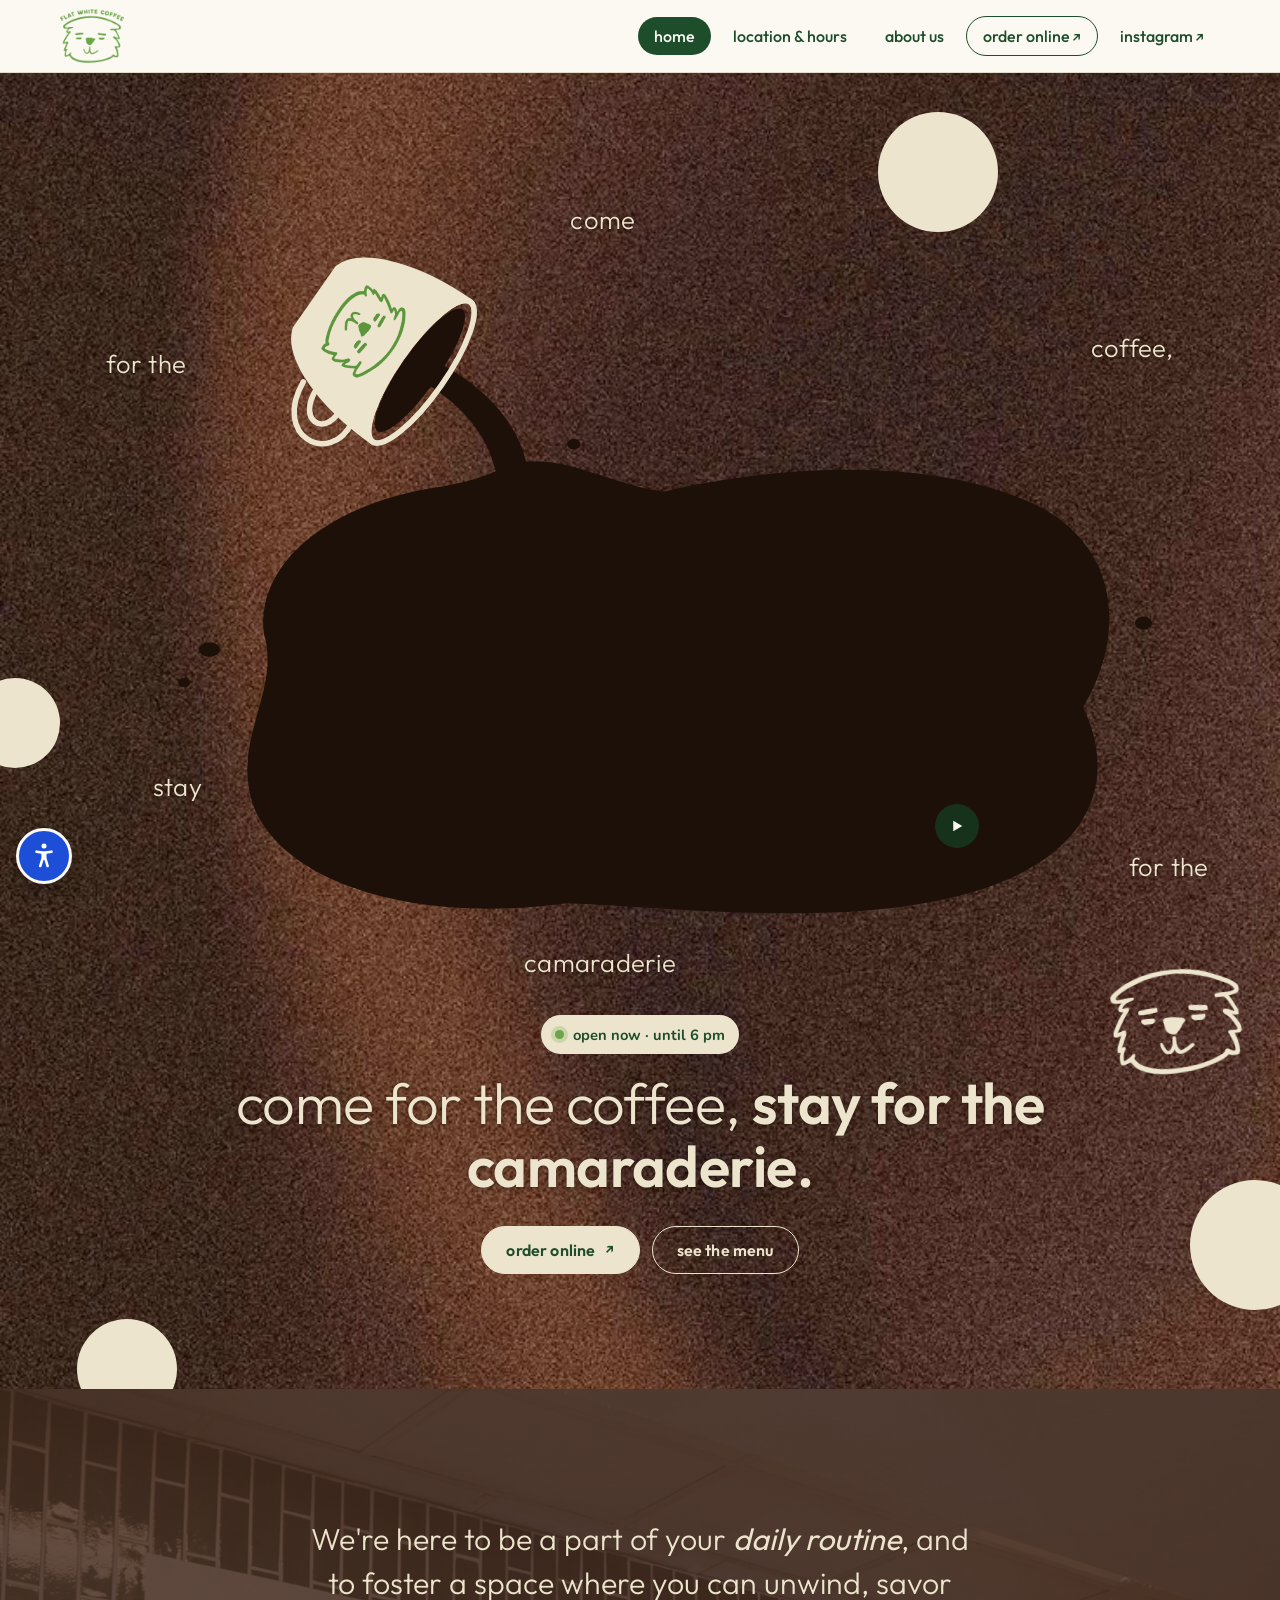
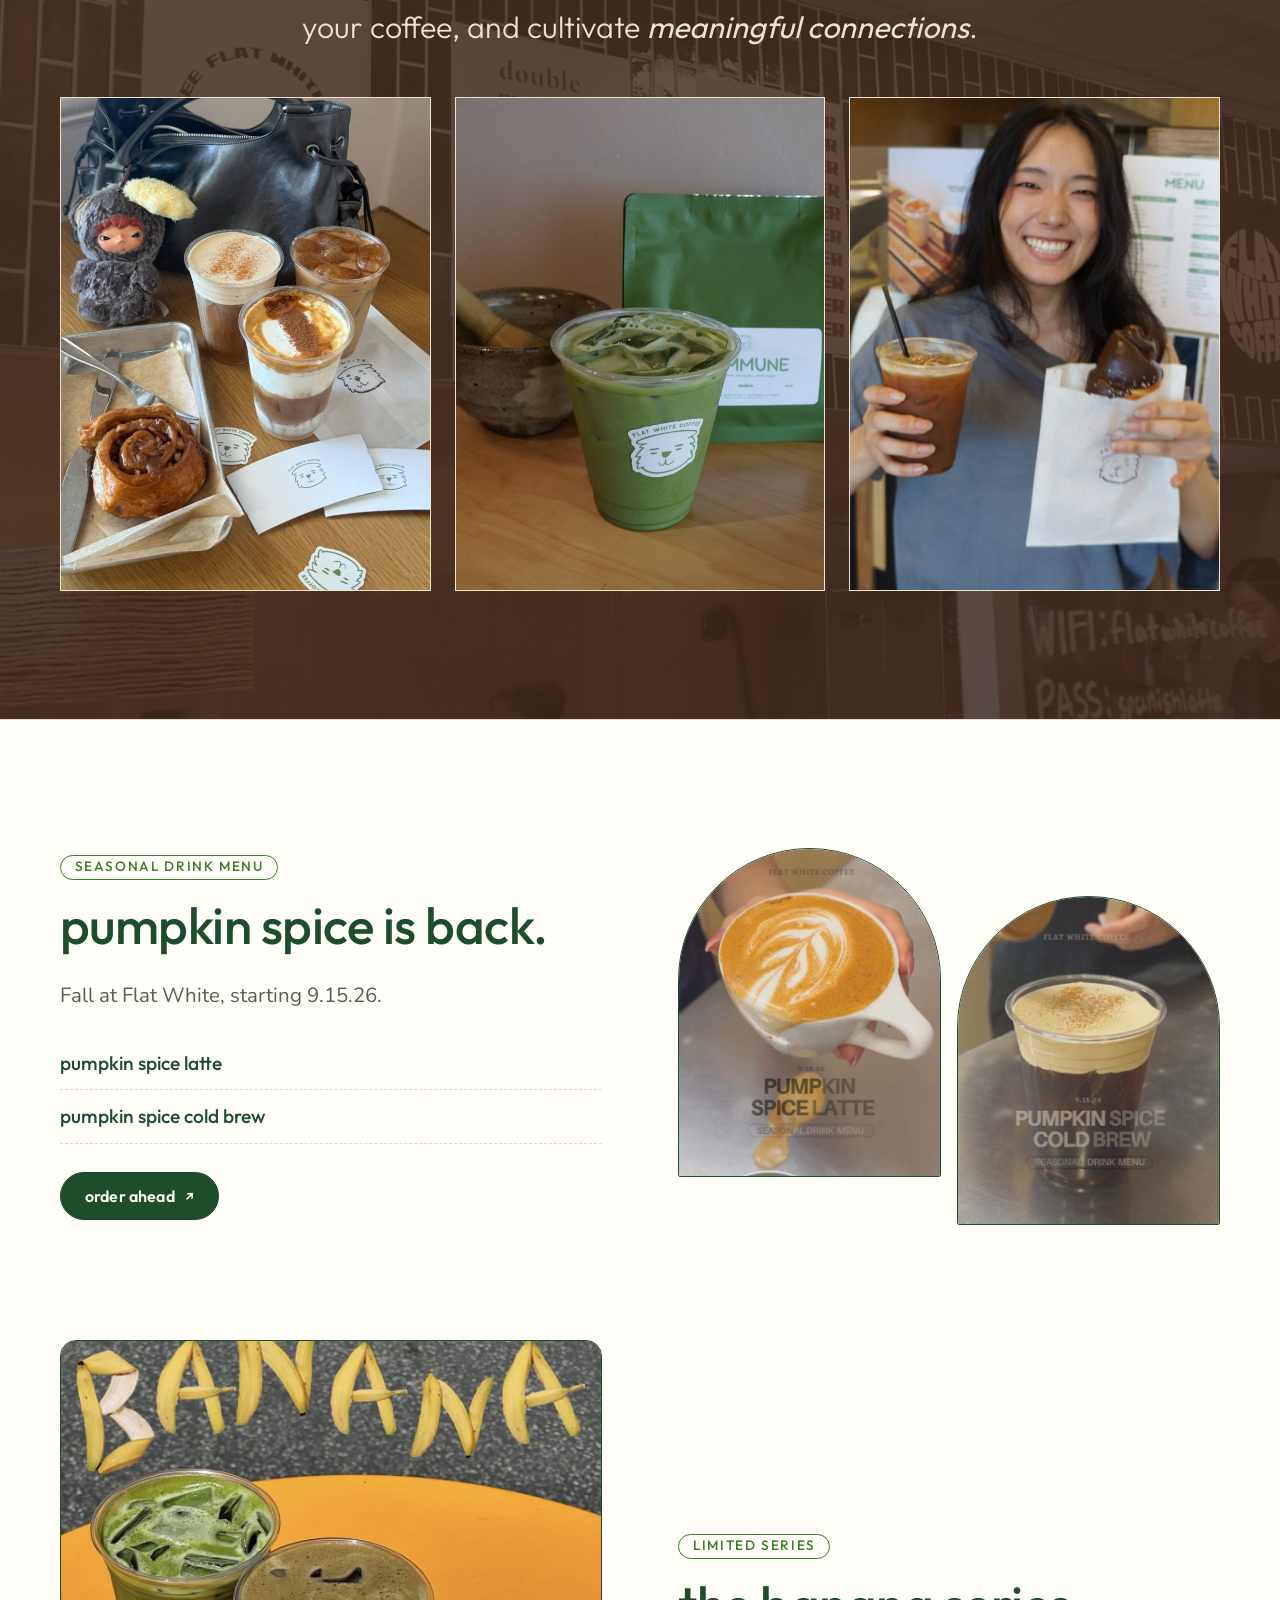
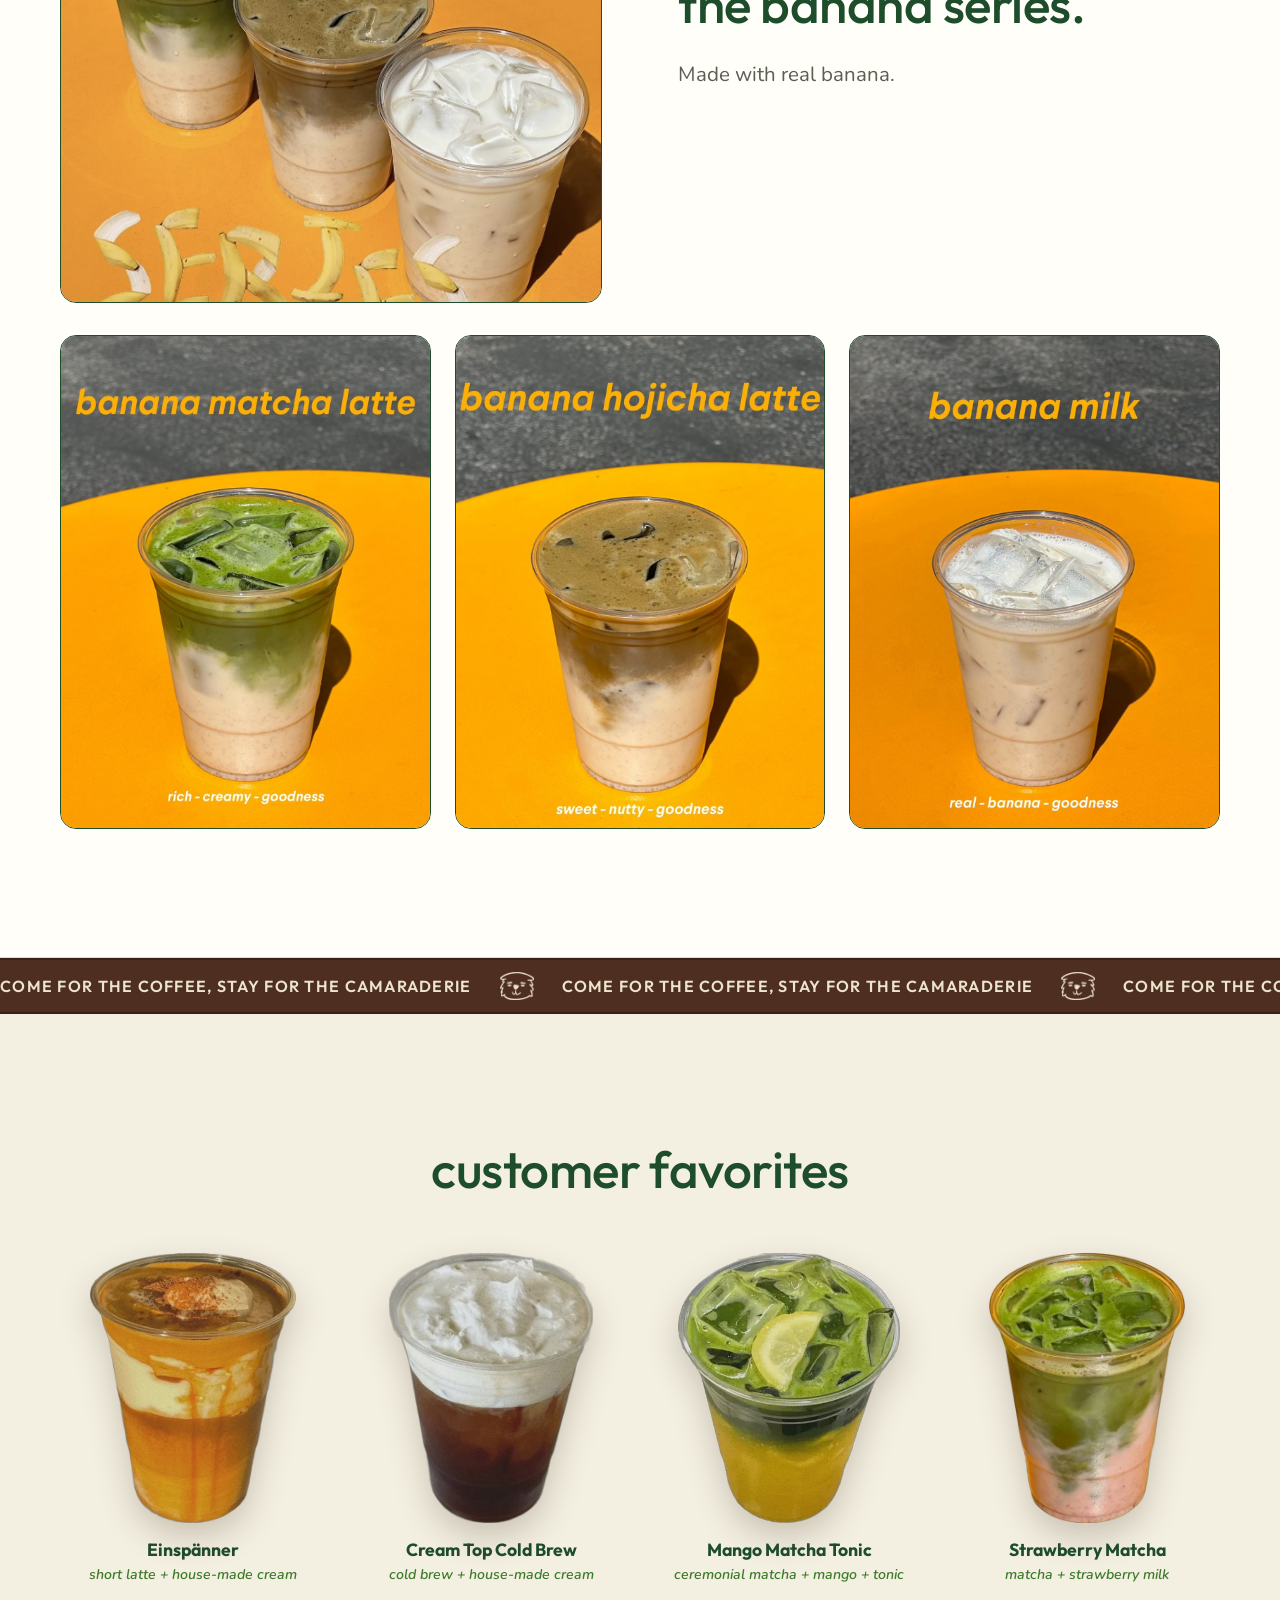
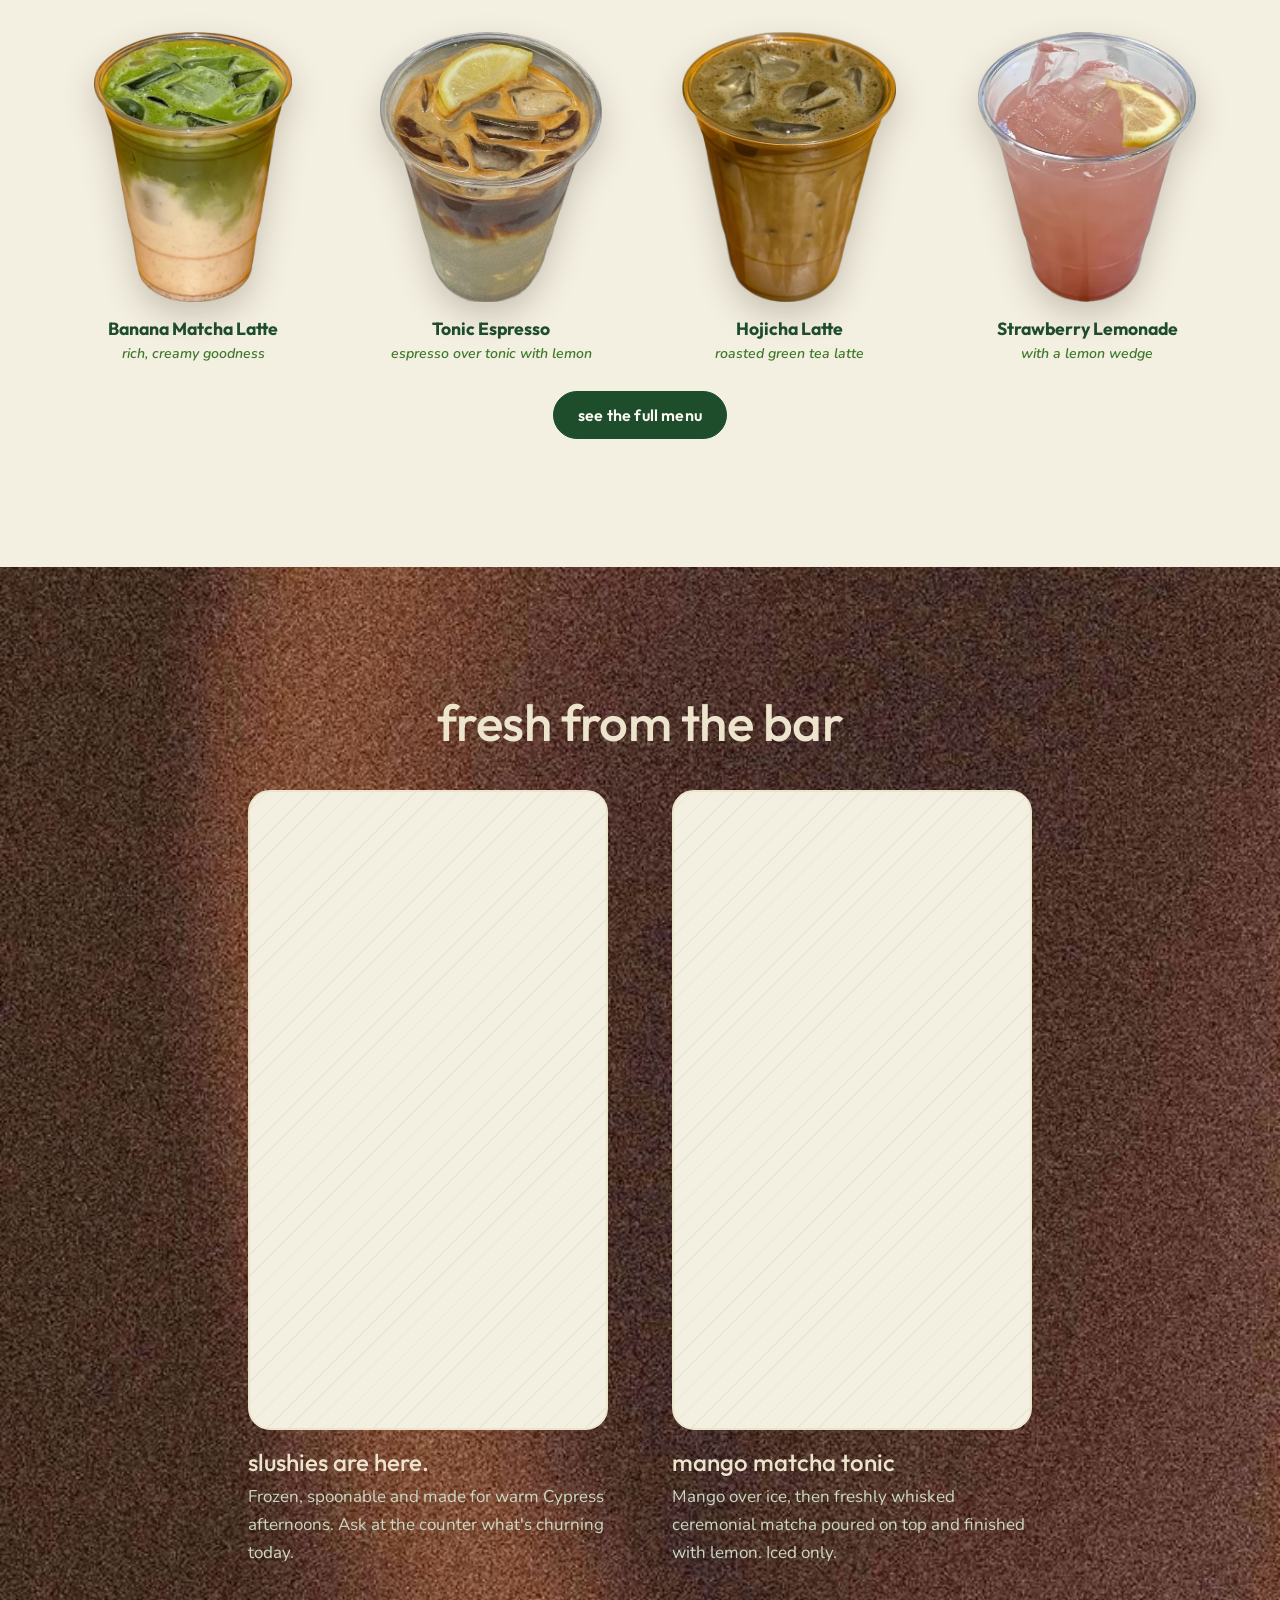
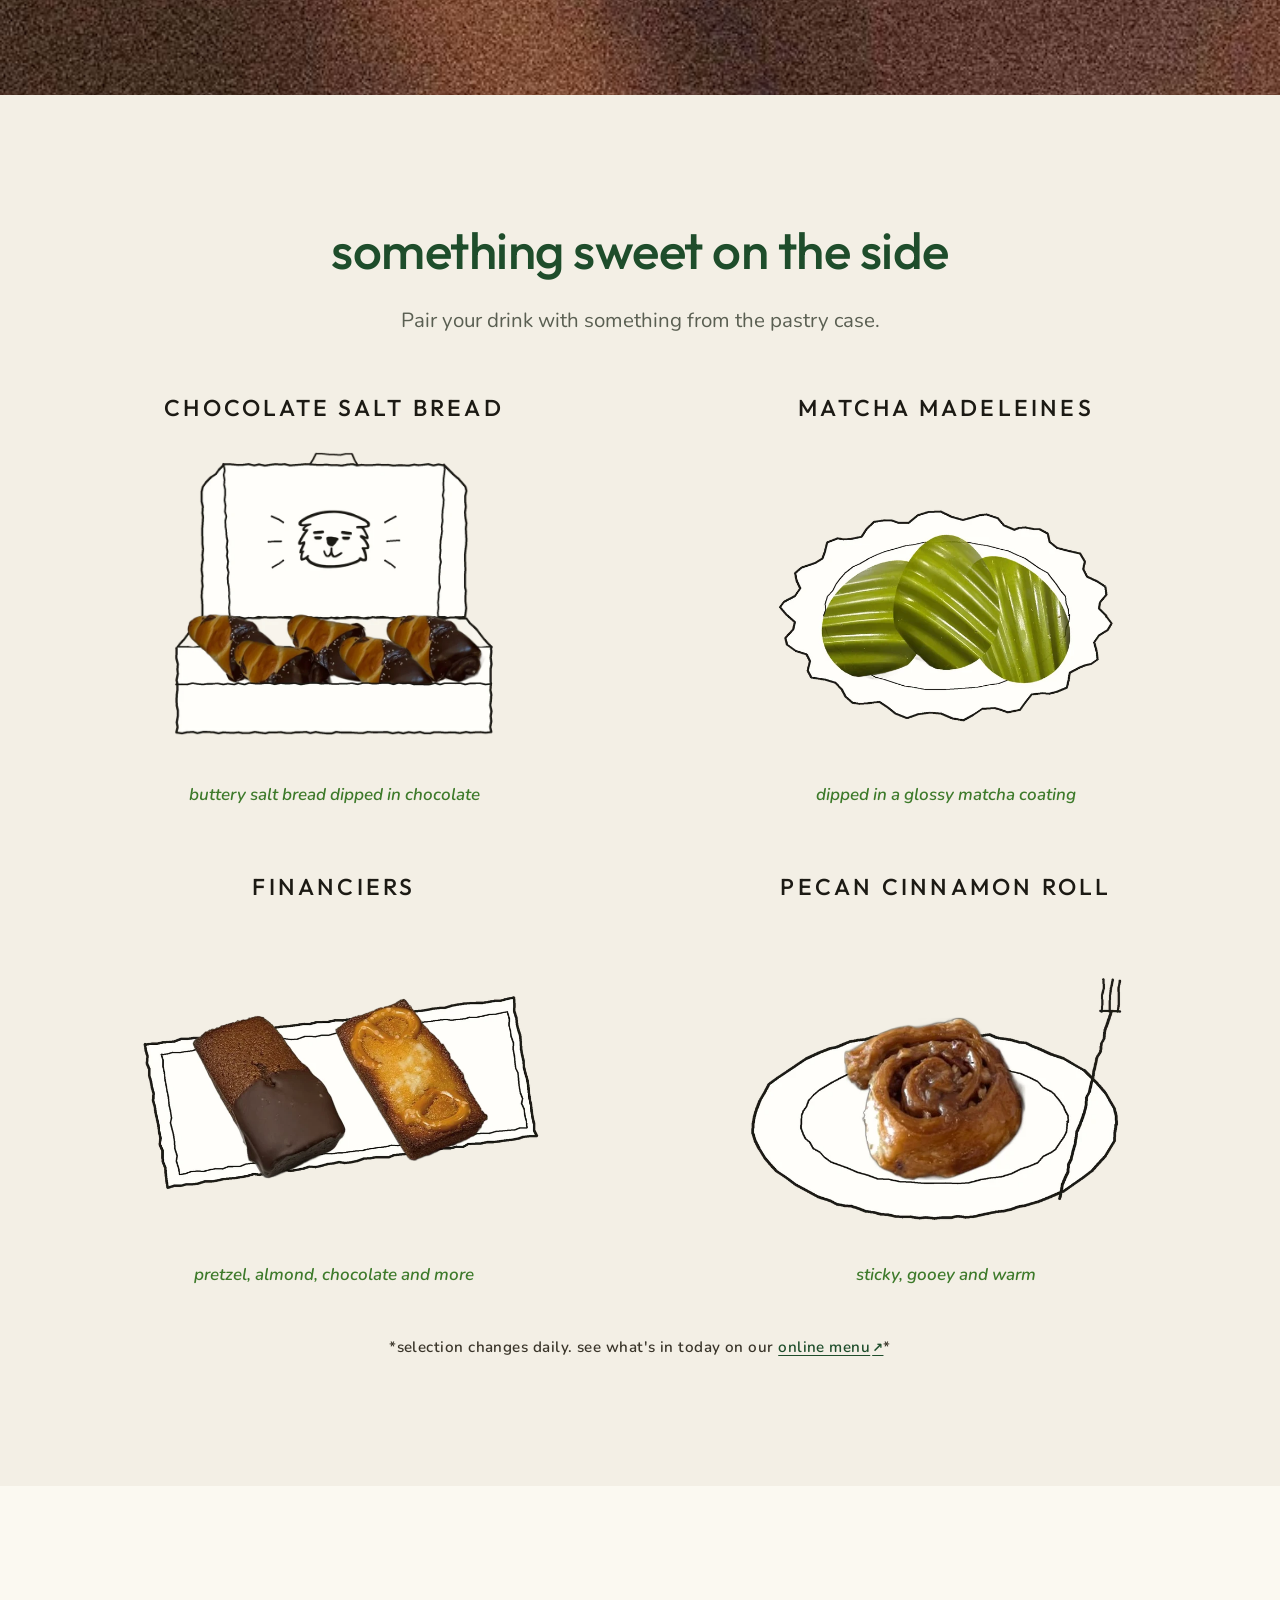
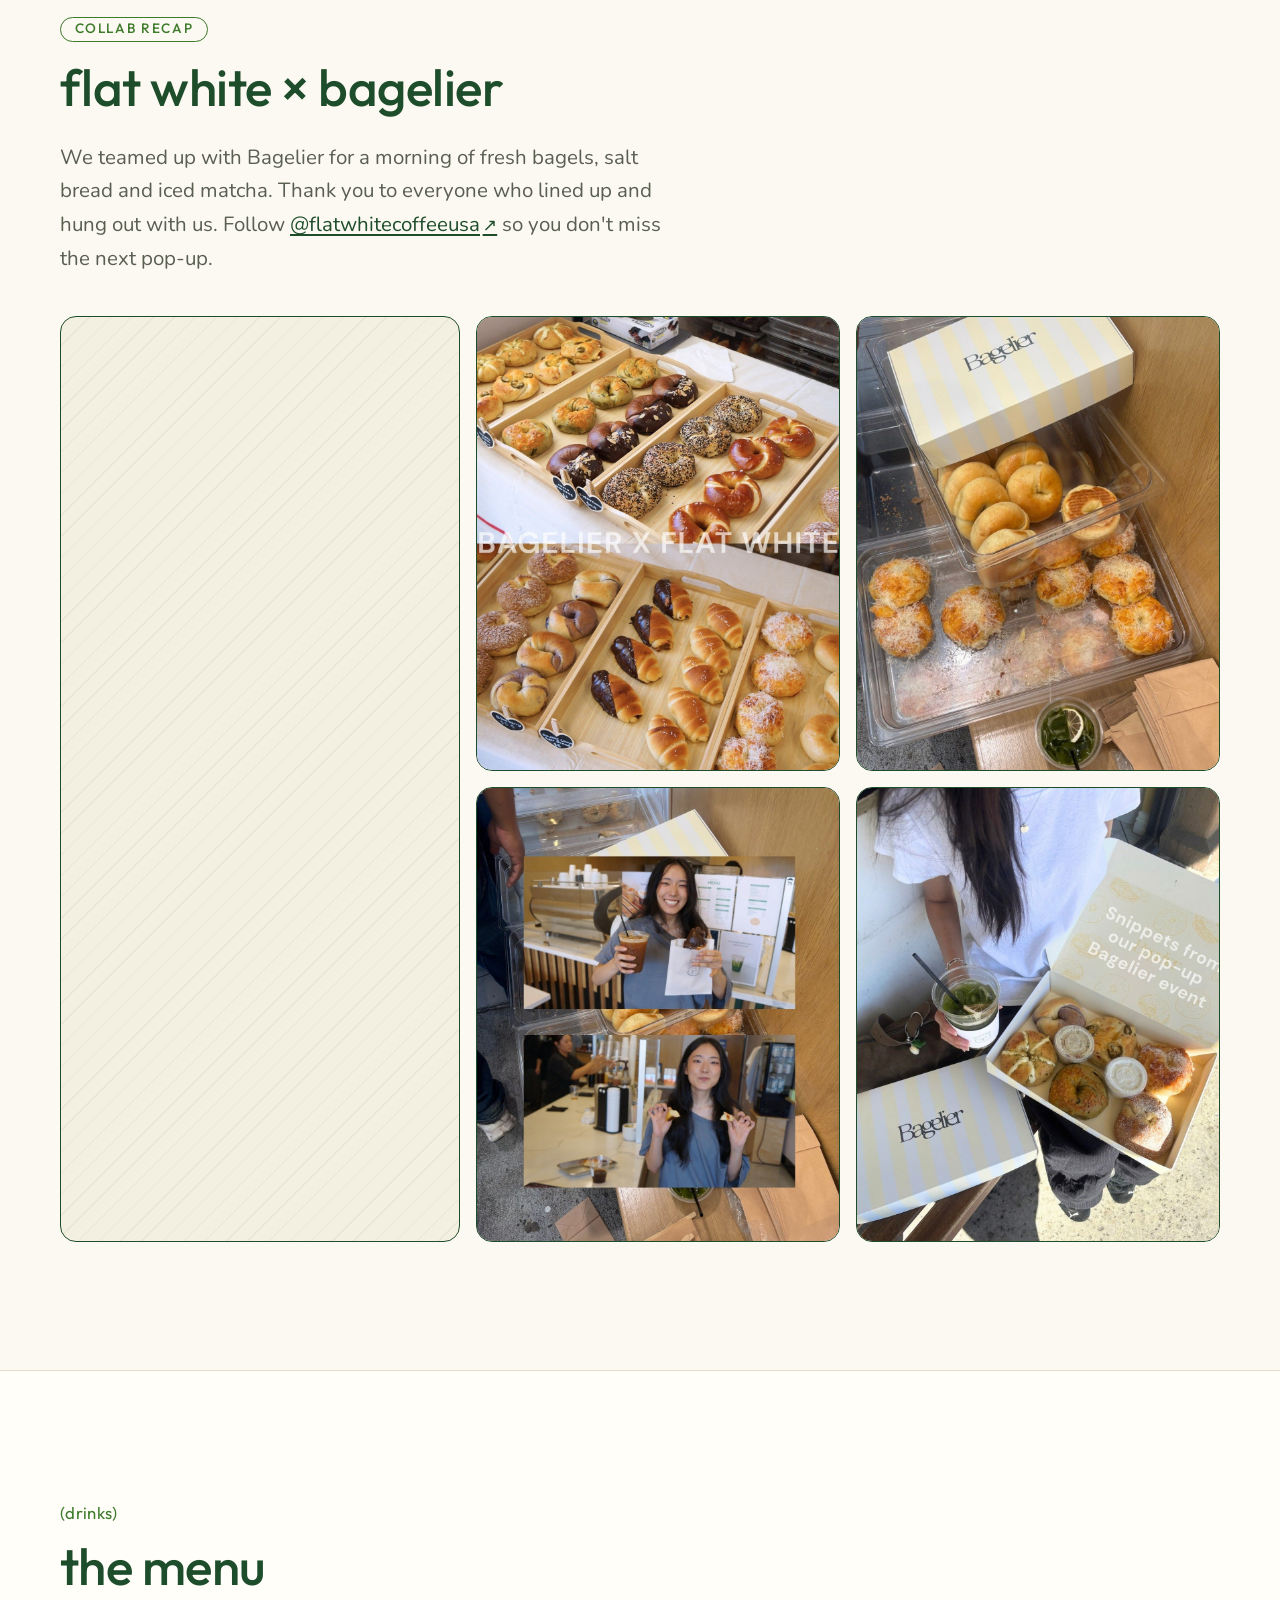
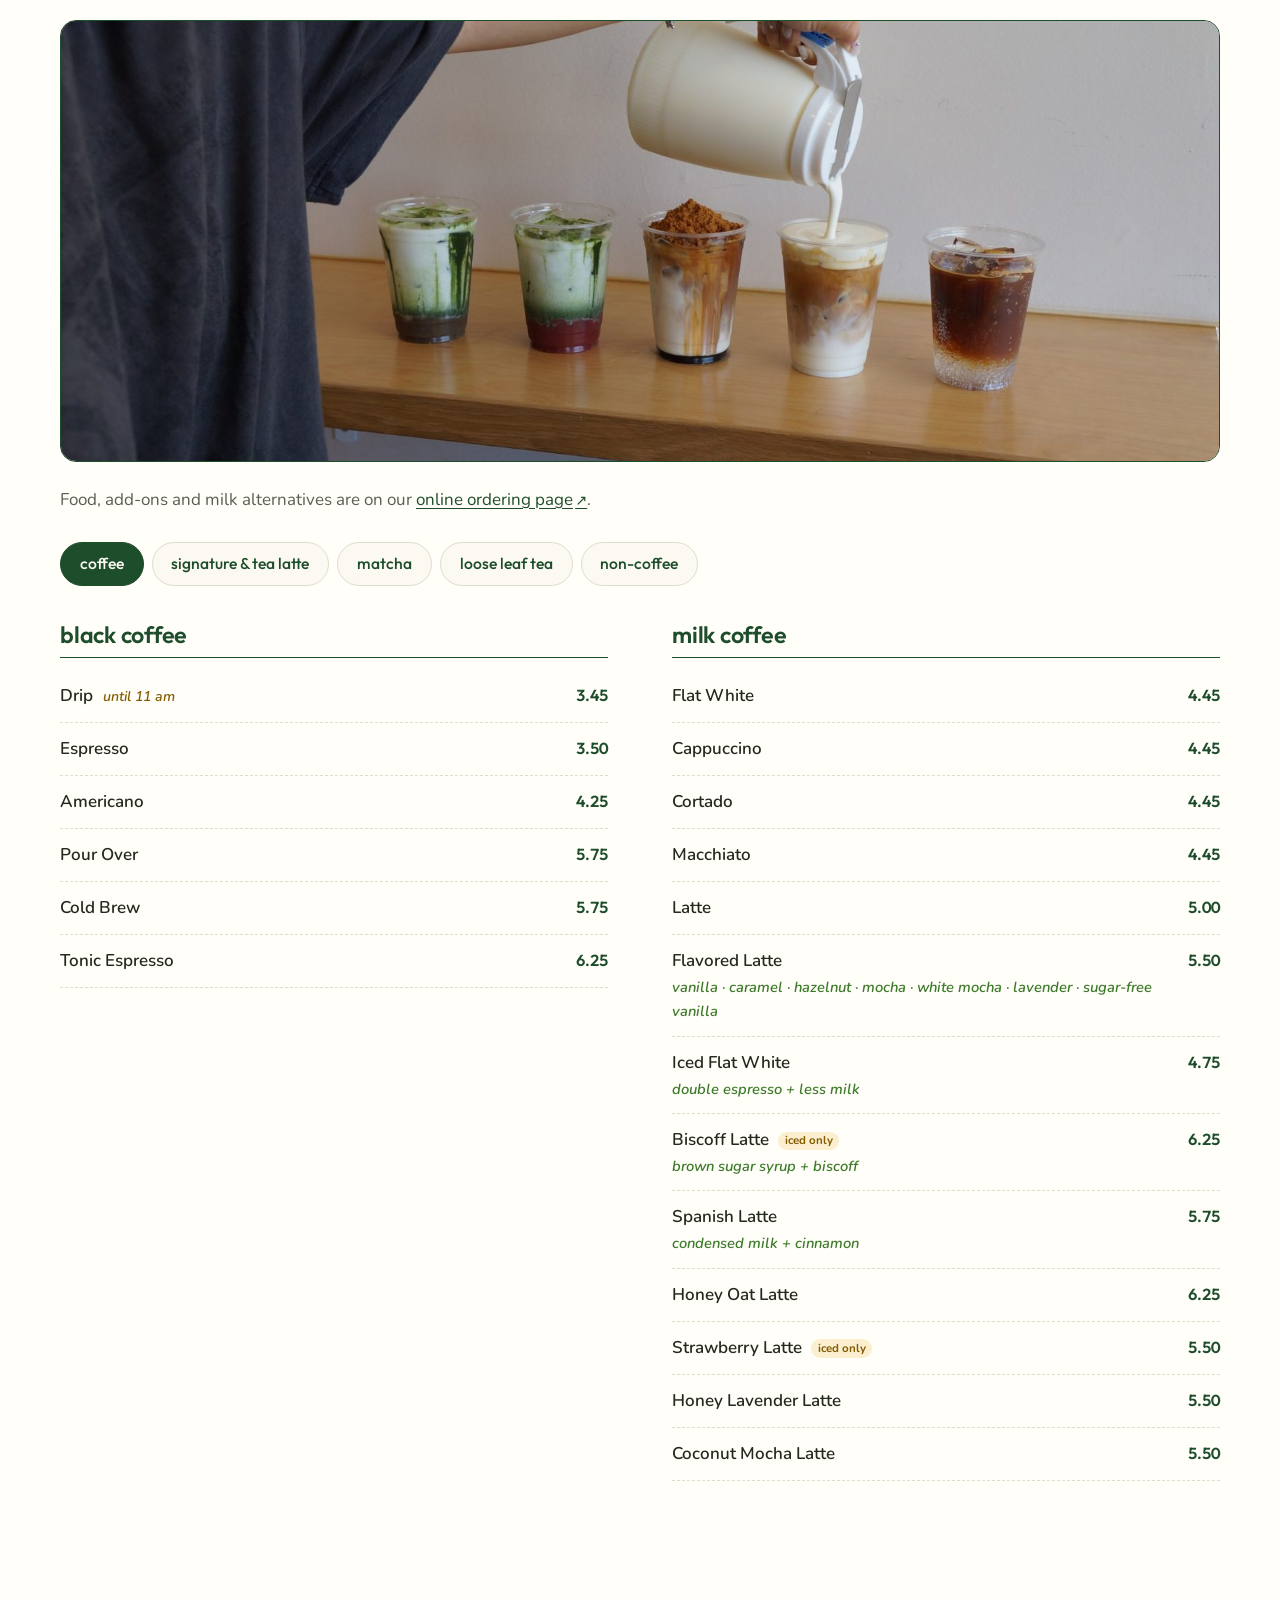
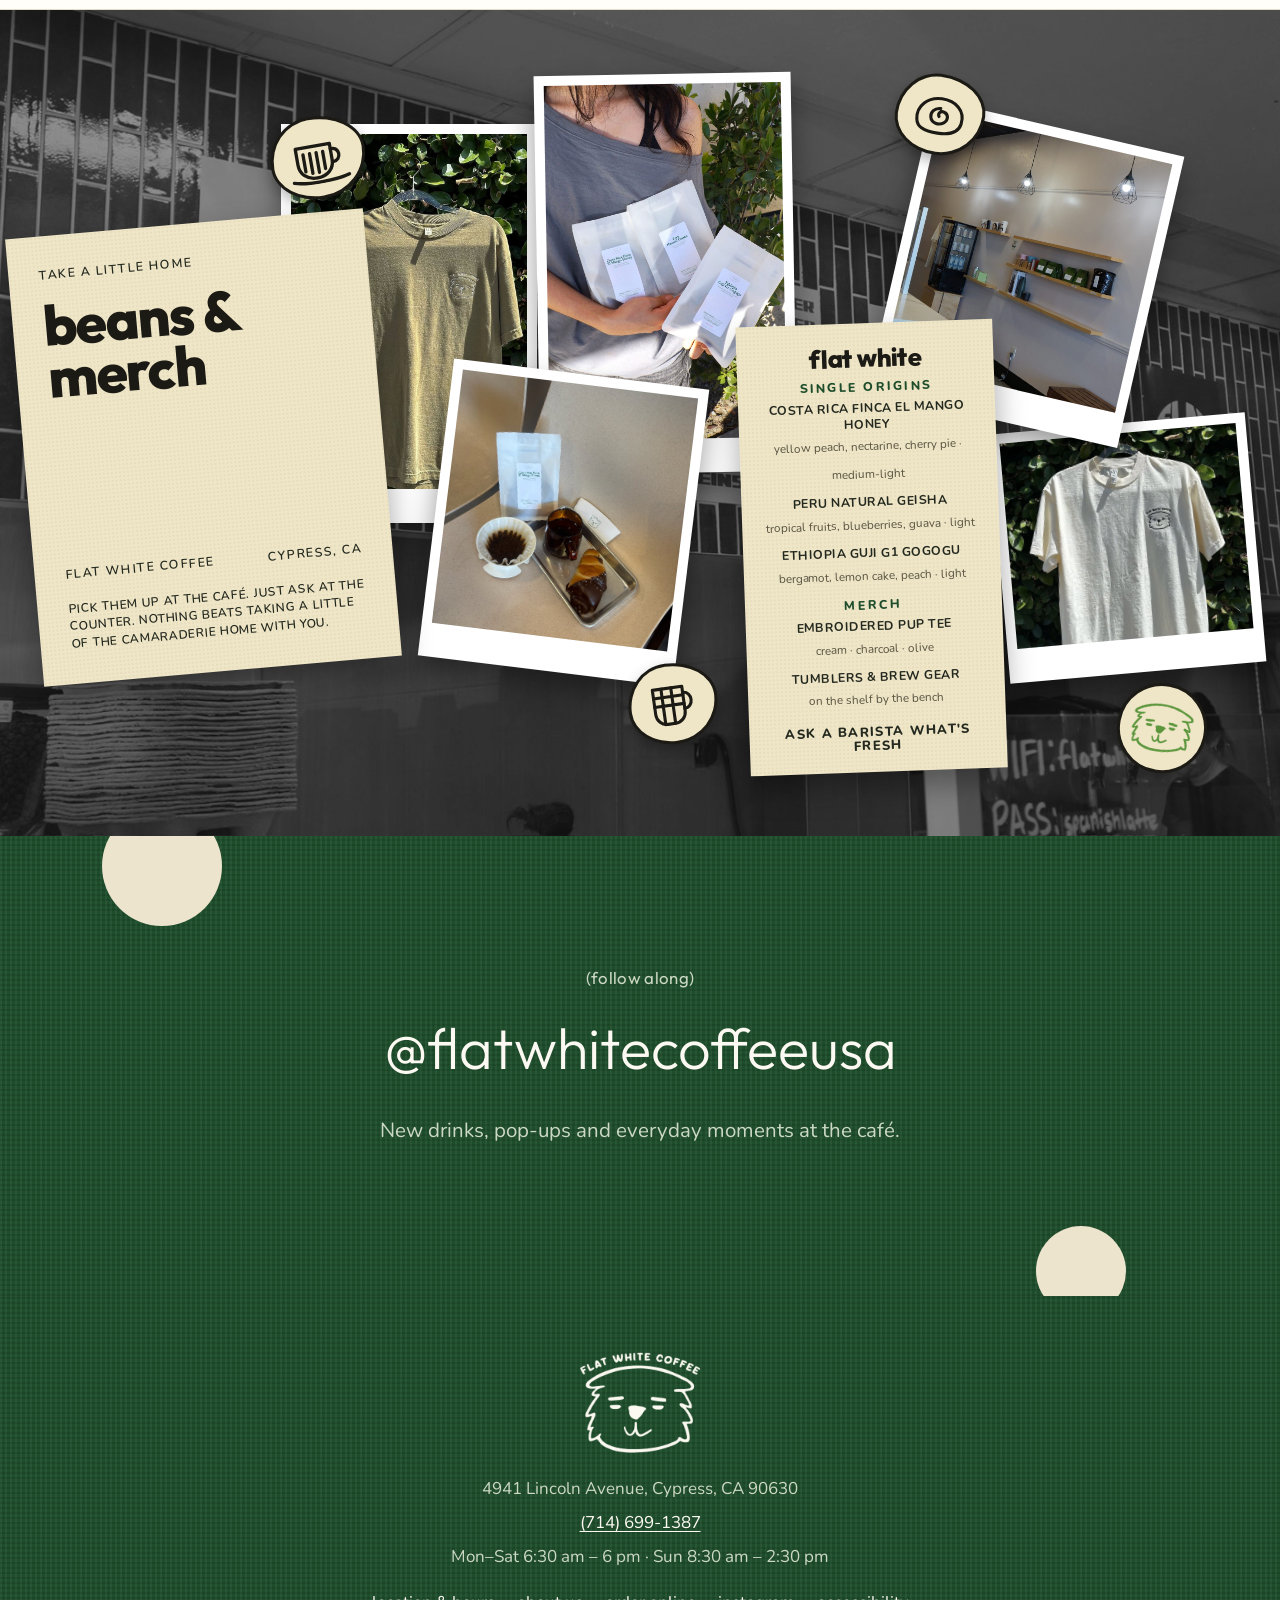
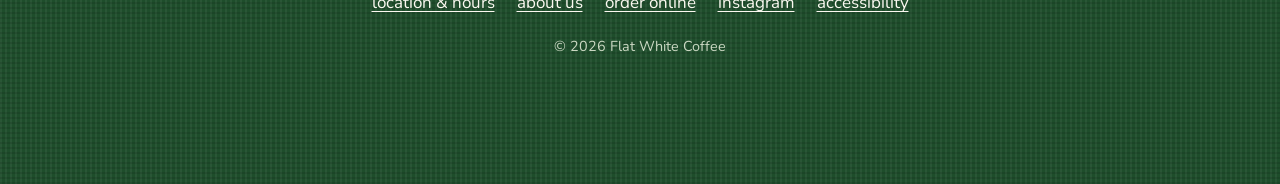
<file: site/index.html>
<!doctype html>
<html lang="en">
<head>
  <meta charset="utf-8">
  <meta name="viewport" content="width=device-width, initial-scale=1">
  <title>Flat White Coffee · Cypress, CA</title>
  <meta name="description" content="Flat White Coffee is a neighborhood coffee shop in Cypress, CA. Come for the coffee, stay for the camaraderie. Espresso, signature lattes, ceremonial matcha, loose leaf tea and seasonal drinks.">
  <meta property="og:title" content="Flat White Coffee · Cypress, CA">
  <meta property="og:description" content="Come for the coffee, stay for the camaraderie.">
  <meta property="og:image" content="assets/brand/logo.png">
  <link rel="icon" href="assets/brand/cursor-pointer.png">
  <link rel="preconnect" href="https://fonts.googleapis.com">
  <link rel="preconnect" href="https://fonts.gstatic.com" crossorigin>
  <link href="https://fonts.googleapis.com/css2?family=Nunito:ital,wght@0,400;0,600;0,700;1,600&family=Outfit:wght@300;400;500;600&display=swap" rel="stylesheet">
  <link rel="stylesheet" href="styles.css">
  <script type="application/ld+json">
  {
    "@context": "https://schema.org",
    "@type": "CafeOrCoffeeShop",
    "name": "Flat White Coffee",
    "telephone": "+1-714-699-1387",
    "address": { "@type": "PostalAddress", "streetAddress": "4941 Lincoln Avenue", "addressLocality": "Cypress", "addressRegion": "CA", "postalCode": "90630", "addressCountry": "US" },
    "openingHoursSpecification": [
      { "@type": "OpeningHoursSpecification", "dayOfWeek": ["Monday","Tuesday","Wednesday","Thursday","Friday","Saturday"], "opens": "06:30", "closes": "18:00" },
      { "@type": "OpeningHoursSpecification", "dayOfWeek": "Sunday", "opens": "08:30", "closes": "14:30" }
    ],
    "sameAs": ["https://www.instagram.com/flatwhitecoffeeusa/"],
    "hasMenu": "https://flat-white-coffee-cypress.cloveronline.com/menu/all"
  }
  </script>
</head>
<body data-page="home">
  <a class="skip-link" href="#main">Skip to content</a>

  <header class="site-header">
    <div class="container header-inner">
      <a class="brand" href="index.html"><img src="assets/brand/logo.png" alt="Flat White Coffee home" width="64" height="51"></a>
      <button class="nav-toggle" aria-expanded="false" aria-controls="site-nav">
        <span class="sr-only">Open navigation</span>
        <svg width="26" height="26" viewBox="0 0 24 24" aria-hidden="true"><path d="M4 7h16M4 12h16M4 17h16" stroke="currentColor" stroke-width="2" stroke-linecap="round"/></svg>
      </button>
      <nav id="site-nav" class="site-nav" aria-label="Main">
        <a href="index.html" data-nav="home">home</a>
        <a href="location.html" data-nav="location">location &amp; hours</a>
        <a href="about.html" data-nav="about">about us</a>
        <a class="nav-order ext" href="https://flat-white-coffee-cypress.cloveronline.com/menu/all" target="_blank" rel="noopener">order online<span class="sr-only"> (opens Clover in a new tab)</span></a>
        <a class="ext" href="https://www.instagram.com/flatwhitecoffeeusa/" target="_blank" rel="noopener">instagram<span class="sr-only"> (opens in a new tab)</span></a>
      </nav>
    </div>
  </header>

  <main id="main">
    <!-- HERO -->
    <section class="hero beans-bg on-dark" aria-labelledby="hero-title">
      <span class="dot" style="width:120px;height:120px;top:3%;right:22%" aria-hidden="true"></span>
      <span class="dot" style="width:90px;height:90px;top:46%;left:-30px" aria-hidden="true"></span>
      <span class="dot" style="width:130px;height:130px;bottom:6%;right:-40px" aria-hidden="true"></span>
      <span class="dot" style="width:100px;height:100px;bottom:-30px;left:6%" aria-hidden="true"></span>
      <img class="dog" src="assets/brand/dog-cream.png" alt="" aria-hidden="true" style="width:130px;bottom:24%;right:3%;--r:-6deg">

      <div class="container">
        <div class="hero-stage">
          <div class="float-words" aria-hidden="true">
            <span class="float-word" style="top:4%;left:44%">come</span>
            <span class="float-word" style="top:22%;left:4%">for the</span>
            <span class="float-word" style="top:20%;right:4%">coffee,</span>
            <span class="float-word hide-sm" style="bottom:22%;left:8%">stay</span>
            <span class="float-word hide-sm" style="bottom:12%;right:1%">for the</span>
            <span class="float-word" style="bottom:0;left:40%">camaraderie</span>
          </div>
          <div class="spill">
            <svg class="spill-defs" width="0" height="0" aria-hidden="true" focusable="false">
              <clipPath id="spill-clip" clipPathUnits="objectBoundingBox" transform="scale(0.000625 0.001)">
                <path d="M595.2,284.4 C675.8,254.8 756.5,314.0 837.1,321.4 C1025.3,277.0 1267.2,269.6 1415.0,351.0 C1536.0,425.0 1522.6,558.2 1468.8,647.0 C1522.6,758.0 1482.2,876.4 1294.1,928.2 C1105.9,980.0 877.4,950.4 689.3,943.0 C474.2,972.6 272.6,920.8 218.9,802.4 C178.6,698.8 259.2,624.8 232.3,536.0 C218.9,425.0 339.8,336.2 501.1,314.0 C541.4,306.6 568.3,299.2 595.2,284.4 Z"/>
                <path d="M462,150 C522,182 572,232 584,300 L632,300 C624,222 566,164 498,128 Z"/>
                <ellipse cx="0" cy="2" rx="80" ry="20" transform="translate(470 140) rotate(125) scale(1.4)"/>
                <ellipse cx="150" cy="560" rx="16" ry="11"/><ellipse cx="112" cy="610" rx="9" ry="7"/><ellipse cx="1560" cy="520" rx="13" ry="10"/><ellipse cx="700" cy="250" rx="10" ry="8"/>
              </clipPath>
            </svg>
            <div class="spill-video video-block" data-placeholder="hero video">
              <video src="assets/video/cafe.mp4" poster="assets/video/cafe-poster.jpg" muted loop playsinline autoplay preload="auto" aria-label="Capturing the little moments at Flat White: guests working, sipping and reading at the café"></video>
            </div>
            <svg class="spill-art" viewBox="0 0 1600 1000" aria-hidden="true" focusable="false">
              <g class="mug" transform="translate(470 140) rotate(125) scale(1.4)">
                <path class="mug-body" d="M-92,0 C-92,70 -70,128 -40,138 L40,138 C70,128 92,70 92,0 A92,26 0 0 1 -92,0 Z"/>
                <ellipse class="line" cx="0" cy="0" rx="92" ry="26"/>
                <path class="line" d="M88,30 C140,22 150,92 82,98"/>
                <path class="line" d="M86,48 C118,46 120,80 80,82"/>
                <image href="assets/brand/dog-green.png" x="-46" y="38" width="92" height="74"/>
              </g>
            </svg>
          </div>
        </div>

        <div class="hero-copy">
          <p class="status-pill" id="open-status" hidden></p>
          <h1 id="hero-title">come for the coffee, <strong>stay for the camaraderie.</strong></h1>
          <div class="actions">
            <a class="btn btn-primary ext" href="https://flat-white-coffee-cypress.cloveronline.com/menu/all" target="_blank" rel="noopener">order online<span class="sr-only"> (opens in a new tab)</span></a>
            <a class="btn btn-ghost" href="#menu">see the menu</a>
          </div>
        </div>
      </div>
    </section>

    <!-- INTRO + PHOTOS (café photo background) -->
    <section class="section intro photo-bg on-dark" aria-labelledby="intro-title">
      <div class="container">
        <h2 id="intro-title" class="sr-only">About Flat White</h2>
        <p class="caption">We're here to be a part of your <em>daily routine</em>, and to foster a space where you can unwind, savor your coffee, and cultivate <em>meaningful connections</em>.</p>
        <div class="strip">
          <div class="frame"><img src="assets/photos/drinks-cinnamon-roll.jpg" alt="Three iced coffees with cream and cinnamon next to a sticky pecan cinnamon roll, Flat White cup sleeves and a sticker" loading="lazy" style="object-position:50% 70%;transform:scale(1.7);transform-origin:50% 74%"></div>
          <div class="frame"><img src="assets/photos/matcha-commune.jpg" alt="An iced matcha in a Flat White cup next to a matcha bowl and whisk and a bag of Commune coffee" loading="lazy" style="object-position:48% 50%"></div>
          <div class="frame"><img src="assets/photos/salt-bread-smile.jpg" alt="A smiling guest at the counter holding an iced americano and a chocolate salt bread" loading="lazy" style="object-position:55% 40%"></div>
        </div>
      </div>
    </section>

    <!-- SEASONAL -->
    <section class="section menu-wrap" aria-labelledby="seasonal-title">
      <div class="container">
        <div class="seasonal-grid">
          <div>
            <span class="pill-label">seasonal drink menu</span>
            <h2 id="seasonal-title">pumpkin spice is back.</h2>
            <p class="lead">Fall at Flat White, starting 9.15.26.</p>
            <ul class="seasonal-list">
              <li>pumpkin spice latte</li>
              <li>pumpkin spice cold brew</li>
            </ul>
            <div class="actions">
              <a class="btn btn-primary ext" href="https://flat-white-coffee-cypress.cloveronline.com/menu/all" target="_blank" rel="noopener">order ahead<span class="sr-only"> (opens in a new tab)</span></a>
            </div>
          </div>
          <div class="seasonal-pair">
            <div class="frame" data-placeholder="pumpkin spice latte">
              <img src="assets/photos/pumpkin-spice-latte.jpg" alt="Pumpkin spice latte with leaf latte art" loading="lazy">
            </div>
            <div class="frame" data-placeholder="pumpkin spice cold brew" style="margin-top:48px">
              <img src="assets/photos/pumpkin-spice-cold-brew.jpg" alt="Pumpkin spice cold brew topped with cream and cinnamon" loading="lazy">
            </div>
          </div>
        </div>

        <div class="seasonal-grid" style="margin-top:clamp(72px,9vw,120px)">
          <div class="frame banana-hero" data-placeholder="banana series">
            <img src="assets/photos/banana-series.jpg" alt="Banana matcha latte, banana hojicha latte and banana milk on an orange table, with BANANA SERIES spelled out in banana peels" loading="lazy">
          </div>
          <div>
            <span class="pill-label">limited series</span>
            <h2>the banana series.</h2>
            <p class="lead">Made with real banana.</p>
          </div>
        </div>
        <div class="strip banana-strip">
          <figure>
            <div class="frame" data-placeholder="banana matcha latte"><img src="assets/photos/banana-matcha-latte.jpg" alt="Iced banana matcha latte" loading="lazy"></div>
          </figure>
          <figure>
            <div class="frame" data-placeholder="banana hojicha latte"><img src="assets/photos/banana-hojicha-latte.jpg" alt="Iced banana hojicha latte" loading="lazy"></div>
          </figure>
          <figure>
            <div class="frame" data-placeholder="banana milk"><img src="assets/photos/banana-milk.jpg" alt="Iced banana milk" loading="lazy"></div>
          </figure>
        </div>
      </div>
    </section>

    <!-- MARQUEE -->
    <div class="marquee" aria-hidden="true"><div class="marquee-track"><span>come for the coffee, stay for the camaraderie</span><img class="marquee-dog" src="assets/brand/dog-cream.png" alt=""><span>come for the coffee, stay for the camaraderie</span><img class="marquee-dog" src="assets/brand/dog-cream.png" alt=""><span>come for the coffee, stay for the camaraderie</span><img class="marquee-dog" src="assets/brand/dog-cream.png" alt=""><span>come for the coffee, stay for the camaraderie</span><img class="marquee-dog" src="assets/brand/dog-cream.png" alt=""><span>come for the coffee, stay for the camaraderie</span><img class="marquee-dog" src="assets/brand/dog-cream.png" alt=""><span>come for the coffee, stay for the camaraderie</span><img class="marquee-dog" src="assets/brand/dog-cream.png" alt=""><span>come for the coffee, stay for the camaraderie</span><img class="marquee-dog" src="assets/brand/dog-cream.png" alt=""><span>come for the coffee, stay for the camaraderie</span><img class="marquee-dog" src="assets/brand/dog-cream.png" alt=""></div></div>

    <!-- CUSTOMER FAVORITES -->
    <section class="section favs" aria-labelledby="favs-title">
      <div class="container">
        <h2 id="favs-title" class="center">customer favorites</h2>
        <div class="fav-grid">
          <figure class="fav">
            <div class="fav-img"><img src="assets/cutouts/einspanner.webp" alt="Iced Einspänner topped with house-made cream and cocoa" loading="lazy"></div>
            <figcaption><strong>Einspänner</strong><span>short latte + house-made cream</span></figcaption>
          </figure>
          <figure class="fav">
            <div class="fav-img"><img src="assets/cutouts/cream-top-cold-brew.webp" alt="Cold brew topped with a thick layer of cream" loading="lazy"></div>
            <figcaption><strong>Cream Top Cold Brew</strong><span>cold brew + house-made cream</span></figcaption>
          </figure>
          <figure class="fav">
            <div class="fav-img"><img src="assets/cutouts/mango-matcha-tonic.webp" alt="Mango matcha tonic with green matcha over mango and a lemon wedge" loading="lazy"></div>
            <figcaption><strong>Mango Matcha Tonic</strong><span>ceremonial matcha + mango + tonic</span></figcaption>
          </figure>
          <figure class="fav">
            <div class="fav-img"><img src="assets/cutouts/strawberry-matcha.webp" alt="Iced strawberry matcha, green over pink" loading="lazy"></div>
            <figcaption><strong>Strawberry Matcha</strong><span>matcha + strawberry milk</span></figcaption>
          </figure>
          <figure class="fav">
            <div class="fav-img"><img src="assets/cutouts/banana-matcha-latte.webp" alt="Iced banana matcha latte" loading="lazy"></div>
            <figcaption><strong>Banana Matcha Latte</strong><span>rich, creamy goodness</span></figcaption>
          </figure>
          <figure class="fav">
            <div class="fav-img"><img src="assets/cutouts/tonic-espresso.webp" alt="Tonic espresso: espresso floating over tonic water with a lemon wedge" loading="lazy"></div>
            <figcaption><strong>Tonic Espresso</strong><span>espresso over tonic with lemon</span></figcaption>
          </figure>
          <figure class="fav">
            <div class="fav-img"><img src="assets/cutouts/hojicha-latte.webp" alt="Iced hojicha latte" loading="lazy"></div>
            <figcaption><strong>Hojicha Latte</strong><span>roasted green tea latte</span></figcaption>
          </figure>
          <figure class="fav">
            <div class="fav-img"><img src="assets/cutouts/strawberry-lemonade.webp" alt="Iced strawberry lemonade with a lemon wedge" loading="lazy"></div>
            <figcaption><strong>Strawberry Lemonade</strong><span>with a lemon wedge</span></figcaption>
          </figure>
        </div>
        <div class="actions" style="justify-content:center">
          <a class="btn btn-primary" href="#menu">see the full menu</a>
        </div>
      </div>
    </section>

    <!-- VIDEOS: slushies + mango matcha tonic -->
    <section class="section clips on-dark" aria-labelledby="clips-title">
      <div class="container">
        <h2 id="clips-title" class="center">fresh from the bar</h2>
        <div class="clip-grid">
          <figure class="clip">
            <div class="video-block frame"><video src="assets/video/slushie.mp4" poster="assets/video/slushie-poster.jpg" muted loop playsinline autoplay preload="metadata" aria-label="A frozen coffee drink being poured from the slushie machine into a Flat White cup"></video></div>
            <figcaption><strong>slushies are here.</strong><span>Frozen, spoonable and made for warm Cypress afternoons. Ask at the counter what's churning today.</span></figcaption>
          </figure>
          <figure class="clip">
            <div class="video-block frame"><video src="assets/video/mango-matcha-tonic.mp4" poster="assets/video/mango-matcha-tonic-poster.jpg" muted loop playsinline autoplay preload="metadata" aria-label="Making a mango matcha tonic: mango over ice, then whisked matcha poured on top and a lemon garnish"></video></div>
            <figcaption><strong>mango matcha tonic</strong><span>Mango over ice, then freshly whisked ceremonial matcha poured on top and finished with lemon. Iced only.</span></figcaption>
          </figure>
        </div>
      </div>
    </section>

    <!-- PASTRY CASE (photos + hand-drawn sketches) -->
    <section class="section sweets" aria-labelledby="pastry-title">
      <div class="container">
        <div class="sweets-head">
          <h2 id="pastry-title">something sweet on the side</h2>
          <p class="lead">Pair your drink with something from the pastry case.</p>
        </div>
        <div class="sweet-grid">
          <figure class="sweet">
            <figcaption>chocolate salt bread</figcaption>
            <img src="assets/sweets/sweet-saltbread.webp" alt="A hand-drawn bakery box with the Flat White dog on the lid, filled with chocolate-dipped salt bread" loading="lazy">
            <p>buttery salt bread dipped in chocolate</p>
          </figure>
          <figure class="sweet">
            <figcaption>matcha madeleines</figcaption>
            <img src="assets/sweets/sweet-madeleines.webp" alt="Matcha madeleines on a hand-drawn paper doily" loading="lazy">
            <p>dipped in a glossy matcha coating</p>
          </figure>
          <figure class="sweet">
            <figcaption>financiers</figcaption>
            <img src="assets/sweets/sweet-financiers.webp" alt="Two financiers, one chocolate-dipped and one with pretzel, on a hand-drawn tray" loading="lazy">
            <p>pretzel, almond, chocolate and more</p>
          </figure>
          <figure class="sweet">
            <figcaption>pecan cinnamon roll</figcaption>
            <img src="assets/sweets/sweet-cinnamonroll.webp" alt="A sticky pecan cinnamon roll on a hand-drawn plate with a fork" loading="lazy">
            <p>sticky, gooey and warm</p>
          </figure>
        </div>
        <p class="sweets-note">*selection changes daily. see what's in today on our <a class="ext" href="https://flat-white-coffee-cypress.cloveronline.com/menu/all" target="_blank" rel="noopener">online menu<span class="sr-only"> (opens in a new tab)</span></a>*</p>
      </div>
    </section>

    <!-- BAGELIER COLLAB RECAP -->
    <section class="section collab" aria-labelledby="collab-title">
      <div class="container">
        <div class="collab-head">
          <span class="pill-label">collab recap</span>
          <h2 id="collab-title">flat white × bagelier</h2>
          <p class="lead">We teamed up with Bagelier for a morning of fresh bagels, salt bread and iced matcha. Thank you to everyone who lined up and hung out with us. Follow <a class="ext" href="https://www.instagram.com/flatwhitecoffeeusa/" target="_blank" rel="noopener">@flatwhitecoffeeusa<span class="sr-only"> on Instagram (opens in a new tab)</span></a> so you don't miss the next pop-up.</p>
        </div>
        <div class="collab-grid">
          <figure class="video-block frame cg-video" style="margin:0">
            <video src="assets/video/bagelier-popup.mp4" poster="assets/video/bagelier-popup-poster.jpg" muted loop playsinline autoplay preload="metadata" aria-label="Flat White × Bagelier recap: garnishing an iced matcha, a pour over, and trays of fresh bagels"></video>
          </figure>
          <div class="frame cg-1"><img src="assets/photos/bagelier-trays.jpg" alt="Trays of Bagelier bagels and salt bread at the Flat White pop-up" loading="lazy"></div>
          <div class="frame cg-2"><img src="assets/photos/bagelier-matcha.jpg" alt="An iced matcha in a Flat White cup next to fresh bagels" loading="lazy"></div>
          <div class="frame cg-3"><img src="assets/photos/bagelier-poster.jpg" alt="Smiling guests at the counter with coffee and pastries during the pop-up" loading="lazy"></div>
          <div class="frame cg-4"><img src="assets/photos/bagelier-box.jpg" alt="A guest holding an iced matcha and a box of Bagelier bagels" loading="lazy"></div>
        </div>
      </div>
    </section>

    <!-- MENU -->
    <section class="section menu-wrap" id="menu" aria-labelledby="menu-title">
      <div class="container">
        <span class="label">(drinks)</span>
        <h2 id="menu-title">the menu</h2>
        <div class="frame menu-banner" data-placeholder="drinks lineup">
          <img src="assets/photos/drinks-lineup.jpg" alt="Milk being poured into a row of iced drinks: two matcha lattes, a Biscoff latte, a latte and an espresso tonic" loading="lazy">
        </div>
        <p class="muted">Food, add-ons and milk alternatives are on our <a class="ext" href="https://flat-white-coffee-cypress.cloveronline.com/menu/all" target="_blank" rel="noopener">online ordering page<span class="sr-only"> (opens in a new tab)</span></a>.</p>

        <div class="tabs" role="tablist" aria-label="Menu categories">
          <button role="tab" id="tab-coffee" aria-controls="panel-coffee" aria-selected="true">coffee</button>
          <button role="tab" id="tab-signature" aria-controls="panel-signature" aria-selected="false" tabindex="-1">signature &amp; tea latte</button>
          <button role="tab" id="tab-matcha" aria-controls="panel-matcha" aria-selected="false" tabindex="-1">matcha</button>
          <button role="tab" id="tab-tea" aria-controls="panel-tea" aria-selected="false" tabindex="-1">loose leaf tea</button>
          <button role="tab" id="tab-noncoffee" aria-controls="panel-noncoffee" aria-selected="false" tabindex="-1">non-coffee</button>
        </div>

        <div class="menu-panel" role="tabpanel" id="panel-coffee" aria-labelledby="tab-coffee" tabindex="0">
          <div class="menu-cols">
            <div class="menu-group">
              <h3>black coffee</h3>
              <ul class="menu-list">
                <li><span class="item">Drip <em class="note">until 11 am</em></span><span class="price">3.45</span></li>
                <li><span class="item">Espresso</span><span class="price">3.50</span></li>
                <li><span class="item">Americano</span><span class="price">4.25</span></li>
                <li><span class="item">Pour Over</span><span class="price">5.75</span></li>
                <li><span class="item">Cold Brew</span><span class="price">5.75</span></li>
                <li><span class="item">Tonic Espresso</span><span class="price">6.25</span></li>
              </ul>
            </div>
            <div class="menu-group">
              <h3>milk coffee</h3>
              <ul class="menu-list">
                <li><span class="item">Flat White</span><span class="price">4.45</span></li>
                <li><span class="item">Cappuccino</span><span class="price">4.45</span></li>
                <li><span class="item">Cortado</span><span class="price">4.45</span></li>
                <li><span class="item">Macchiato</span><span class="price">4.45</span></li>
                <li><span class="item">Latte</span><span class="price">5.00</span></li>
                <li><span class="item">Flavored Latte<span class="desc">vanilla · caramel · hazelnut · mocha · white mocha · lavender · sugar-free vanilla</span></span><span class="price">5.50</span></li>
                <li><span class="item">Iced Flat White<span class="desc">double espresso + less milk</span></span><span class="price">4.75</span></li>
                <li><span class="item">Biscoff Latte <span class="tag">iced only</span><span class="desc">brown sugar syrup + biscoff</span></span><span class="price">6.25</span></li>
                <li><span class="item">Spanish Latte<span class="desc">condensed milk + cinnamon</span></span><span class="price">5.75</span></li>
                <li><span class="item">Honey Oat Latte</span><span class="price">6.25</span></li>
                <li><span class="item">Strawberry Latte <span class="tag">iced only</span></span><span class="price">5.50</span></li>
                <li><span class="item">Honey Lavender Latte</span><span class="price">5.50</span></li>
                <li><span class="item">Coconut Mocha Latte</span><span class="price">5.50</span></li>
              </ul>
            </div>
          </div>
        </div>

        <div class="menu-panel" role="tabpanel" id="panel-signature" aria-labelledby="tab-signature" tabindex="0" hidden>
          <div class="menu-cols">
            <div class="menu-group">
              <h3>signature</h3>
              <ul class="menu-list">
                <li><span class="item">Einspänner <span class="tag">iced only</span><span class="desc">short latte + house-made cream</span></span><span class="price">5.75</span></li>
                <li><span class="item">Family Brew <span class="tag">iced only</span><span class="desc">cold brew + simple syrup + oat milk</span></span><span class="price">6.00</span></li>
                <li><span class="item">Mango Cream Cold Brew <span class="tag">iced only</span><span class="desc">mango cold brew + house-made cream</span></span><span class="price">6.25</span></li>
              </ul>
            </div>
            <div class="menu-group">
              <h3>tea latte</h3>
              <ul class="menu-list">
                <li><span class="item">Hojicha</span><span class="price">5.75</span></li>
                <li><span class="item">Chai</span><span class="price">5.75</span></li>
                <li><span class="item">Vanilla Chai</span><span class="price">5.75</span></li>
              </ul>
            </div>
          </div>
        </div>

        <div class="menu-panel" role="tabpanel" id="panel-matcha" aria-labelledby="tab-matcha" tabindex="0" hidden>
          <div class="menu-cols">
            <div class="menu-group">
              <h3>matcha</h3>
              <ul class="menu-list">
                <li><span class="item">Matcha Latte</span><span class="price">5.75</span></li>
                <li><span class="item">Lavender Matcha</span><span class="price">5.75</span></li>
                <li><span class="item">Strawberry Matcha <span class="tag">iced only</span></span><span class="price">5.75</span></li>
              </ul>
            </div>
            <div class="menu-group">
              <h3>ceremonial matcha</h3>
              <ul class="menu-list">
                <li><span class="item">Matcha Latte</span><span class="price">5.50</span></li>
                <li><span class="item">Matcha Tonic <span class="tag">iced only</span></span><span class="price">6.00</span></li>
                <li><span class="item">Mango Matcha Tonic <span class="tag">iced only</span></span><span class="price">6.25</span></li>
              </ul>
            </div>
          </div>
        </div>

        <div class="menu-panel" role="tabpanel" id="panel-tea" aria-labelledby="tab-tea" tabindex="0" hidden>
          <div class="menu-cols menu-cols--3">
            <div class="menu-group">
              <h3>green tea</h3>
              <ul class="menu-list">
                <li><span class="item">Jasmine</span><span class="price">4.75</span></li>
                <li><span class="item">Mango Tango</span><span class="price">4.75</span></li>
                <li><span class="item">Strawberry Basil</span><span class="price">4.75</span></li>
              </ul>
            </div>
            <div class="menu-group">
              <h3>black tea</h3>
              <ul class="menu-list">
                <li><span class="item">Earl Grey</span><span class="price">4.75</span></li>
                <li><span class="item">Peach Apricot</span><span class="price">4.75</span></li>
              </ul>
            </div>
            <div class="menu-group">
              <h3>herbal tea <span class="tag tag--soft">caffeine-free</span></h3>
              <ul class="menu-list">
                <li><span class="item">Lychee Mariposa</span><span class="price">4.75</span></li>
                <li><span class="item">Black Forest Berry</span><span class="price">4.75</span></li>
                <li><span class="item">Lavender Raspberry</span><span class="price">4.75</span></li>
                <li><span class="item">Chamomile Lavender</span><span class="price">4.75</span></li>
              </ul>
            </div>
          </div>
        </div>

        <div class="menu-panel" role="tabpanel" id="panel-noncoffee" aria-labelledby="tab-noncoffee" tabindex="0" hidden>
          <div class="menu-cols">
            <div class="menu-group">
              <h3>non-coffee</h3>
              <ul class="menu-list">
                <li><span class="item">Hot Chocolate</span><span class="price">4.45</span></li>
                <li><span class="item">Chocolate Milk</span><span class="price">4.45</span></li>
                <li><span class="item">Strawberry Milk</span><span class="price">4.00</span></li>
                <li><span class="item">Mango Lemonade</span><span class="price">4.45</span></li>
                <li><span class="item">Strawberry Lemonade</span><span class="price">4.45</span></li>
              </ul>
            </div>
          </div>
        </div>
      </div>
    </section>

    <!-- BEANS & MERCH (collage) -->
    <section class="shop-collage" aria-labelledby="shop-title">
      <div class="shop-bg" aria-hidden="true"></div>
      <div class="container collage-board">
        <div class="paper paper-poster">
          <span class="paper-small">take a little home</span>
          <h2 id="shop-title">beans &amp; merch</h2>
          <div class="paper-meta"><span>flat white coffee</span><span>cypress, ca</span></div>
          <p class="paper-fine">Pick them up at the café. Just ask at the counter. Nothing beats taking a little of the camaraderie home with you.</p>
        </div>

        <figure class="polaroid pol-tee"><img src="assets/photos/tee-olive.jpg" alt="Olive Flat White Coffee tee with the embroidered dog logo" loading="lazy" style="object-position:50% 40%"></figure>
        <figure class="polaroid pol-beans"><img src="assets/photos/beans-trio.jpg" alt="Three bags of Flat White single origin coffee" loading="lazy"></figure>
        <figure class="polaroid pol-pour"><img src="assets/photos/pour-over-overhead.jpg" alt="Overhead view of a pour over, a chocolate salt bread on a tray and a bag of Costa Rica Finca El Mango Honey beans" loading="lazy" style="object-position:50% 55%"></figure>
        <figure class="polaroid pol-tees"><img src="assets/photos/tee-cream.jpg" alt="Cream Flat White Coffee tee with the embroidered dog logo" loading="lazy" style="object-position:50% 40%"></figure>
        <figure class="polaroid pol-shelf"><img src="assets/photos/cafe-shelves.jpg" alt="Shelves of coffee bean bags, tumblers and merch at the café" loading="lazy" style="object-position:70% 50%"></figure>

        <div class="paper paper-menu">
          <h3>flat white</h3>
          <p class="pm-head">single origins</p>
          <ul>
            <li><strong>Costa Rica Finca El Mango Honey</strong><span>yellow peach, nectarine, cherry pie · medium-light</span></li>
            <li><strong>Peru Natural Geisha</strong><span>tropical fruits, blueberries, guava · light</span></li>
            <li><strong>Ethiopia Guji G1 Gogogu</strong><span>bergamot, lemon cake, peach · light</span></li>
          </ul>
          <p class="pm-head">merch</p>
          <ul>
            <li><strong>Embroidered pup tee</strong><span>cream · charcoal · olive</span></li>
            <li><strong>Tumblers &amp; brew gear</strong><span>on the shelf by the bench</span></li>
          </ul>
          <p class="pm-foot">ask a barista what's fresh</p>
        </div>

        <span class="sticker st-1" aria-hidden="true"><svg viewBox="0 0 100 80" aria-hidden="true"><path d="M18 22h52v24c0 14-10 24-26 24S18 60 18 46z"/><path d="M70 30c14-2 16 20 0 20"/><path d="M28 32v26M38 32v30M48 32v30M58 32v26"/><path d="M8 72c20 6 64 6 84 0"/></svg></span>
        <span class="sticker st-2" aria-hidden="true"><svg viewBox="0 0 100 80" aria-hidden="true"><path d="M14 52c-4-22 14-38 36-38s40 14 36 36c-2 14-16 20-36 20S16 66 14 52z"/><path d="M50 30c-10 0-16 8-14 16 2 9 14 12 22 6 7-5 6-15-2-17-6-2-10 4-7 8"/></svg></span>
        <span class="sticker st-3" aria-hidden="true"><img src="assets/brand/dog-green.png" alt=""></span>
        <span class="sticker st-4" aria-hidden="true"><svg viewBox="0 0 100 80" aria-hidden="true"><path d="M20 14h48v40c0 10-8 18-18 18H38c-10 0-18-8-18-18z"/><path d="M68 24c16 0 16 26 0 26"/><path d="M20 28h48M20 42h48M34 14v58M50 14v58"/></svg></span>
      </div>
    </section>

    <!-- INSTAGRAM -->
    <section class="section woven on-dark ig-band" aria-labelledby="ig-title">
      <span class="dot" style="width:120px;height:120px;top:-30px;left:8%" aria-hidden="true"></span>
      <span class="dot" style="width:90px;height:90px;bottom:-20px;right:12%" aria-hidden="true"></span>
      <div class="container">
        <span class="label" id="ig-title">(follow along)</span>
        <a class="ig-handle" href="https://www.instagram.com/flatwhitecoffeeusa/" target="_blank" rel="noopener">@flatwhitecoffeeusa<span class="sr-only"> on Instagram (opens in a new tab)</span></a>
        <p class="lead" style="margin-inline:auto">New drinks, pop-ups and everyday moments at the café.</p>
      </div>
    </section>
  </main>

  <footer class="site-footer woven on-dark">
    <div class="container">
      <a class="brand" href="index.html"><img src="assets/brand/logo-cream.png" alt="Flat White Coffee home" width="120" height="96"></a>
      <p>4941 Lincoln Avenue, Cypress, CA 90630</p>
      <p><a href="tel:+17146991387">(714) 699-1387</a></p>
      <p>Mon–Sat 6:30 am – 6 pm · Sun 8:30 am – 2:30 pm</p>
      <nav class="footer-links" aria-label="Footer">
        <a href="location.html">location &amp; hours</a>
        <a href="about.html">about us</a>
        <a href="https://flat-white-coffee-cypress.cloveronline.com/menu/all" target="_blank" rel="noopener">order online</a>
        <a href="https://www.instagram.com/flatwhitecoffeeusa/" target="_blank" rel="noopener">instagram</a>
        <a href="accessibility.html">accessibility</a>
      </nav>
      <p class="small">© <span class="year">2026</span> Flat White Coffee</p>
    </div>
  </footer>

  <script src="script.js"></script>
</body>
</html>
</file>
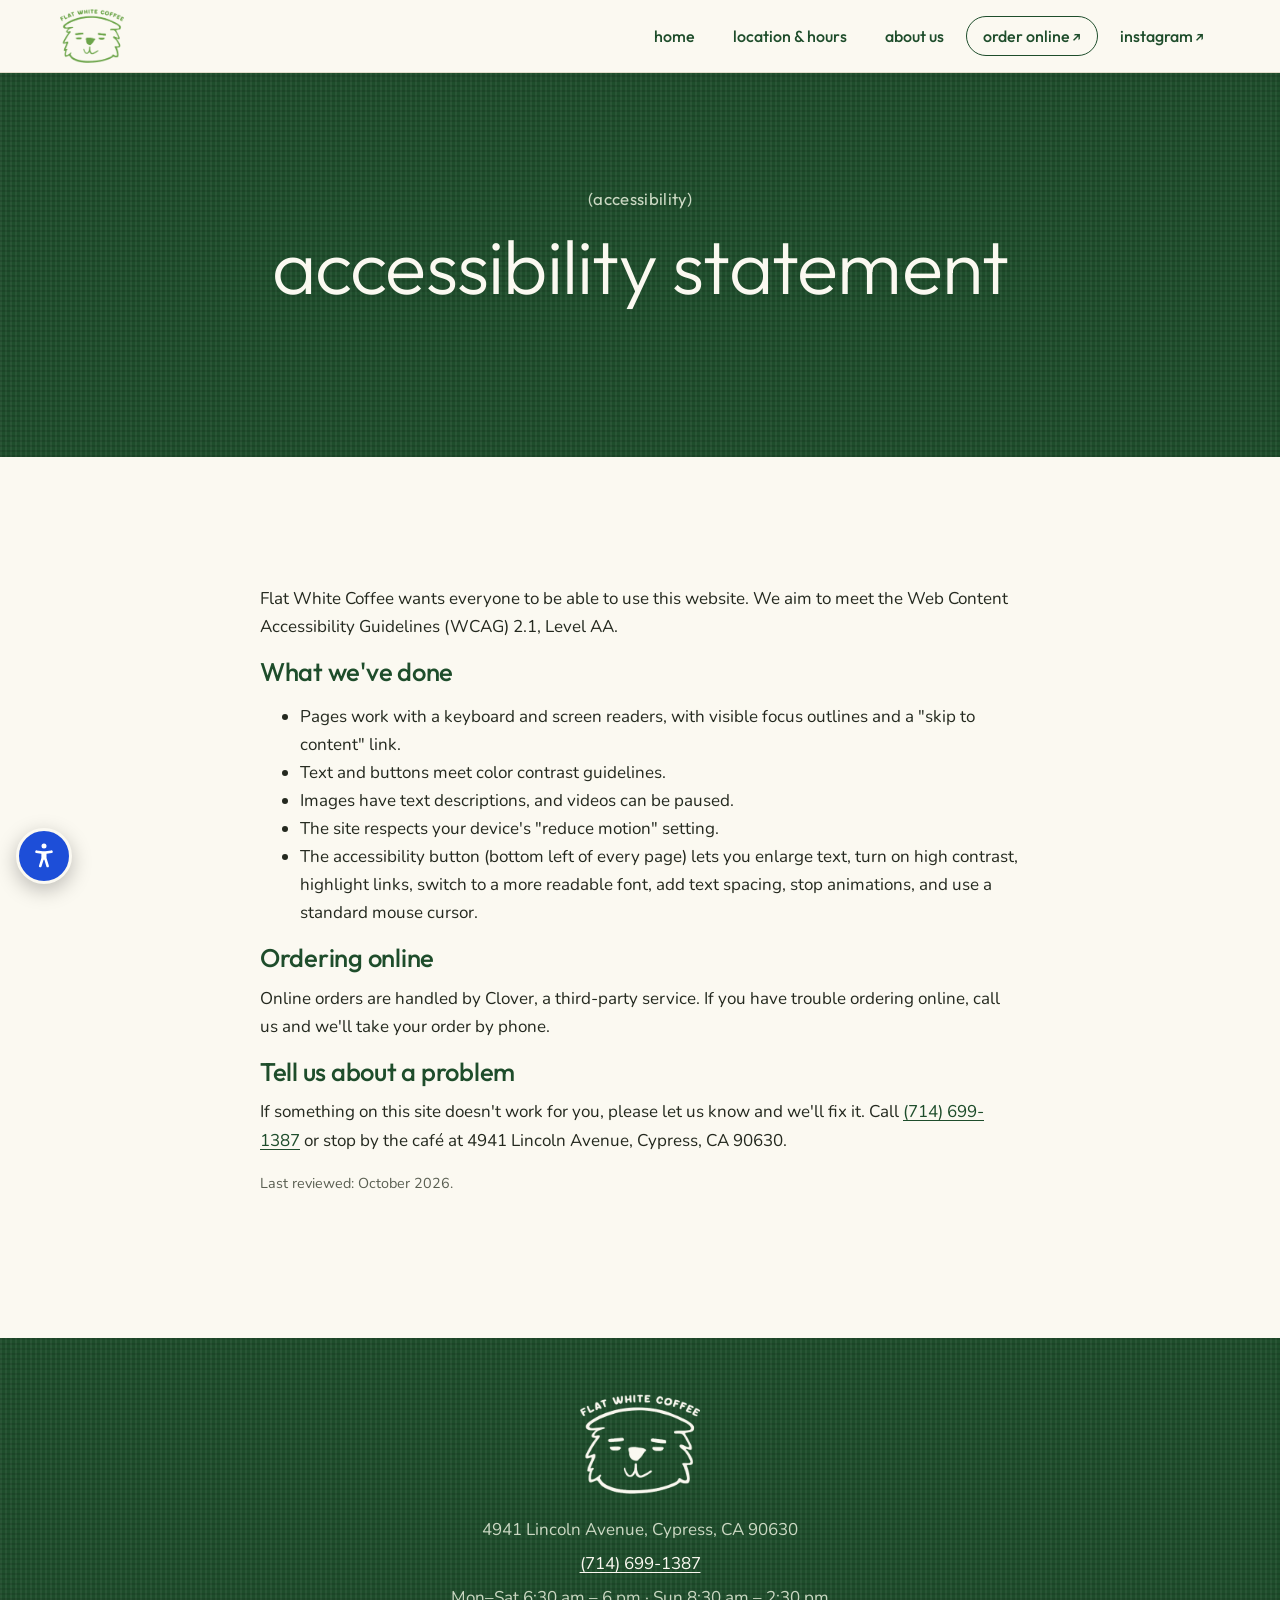
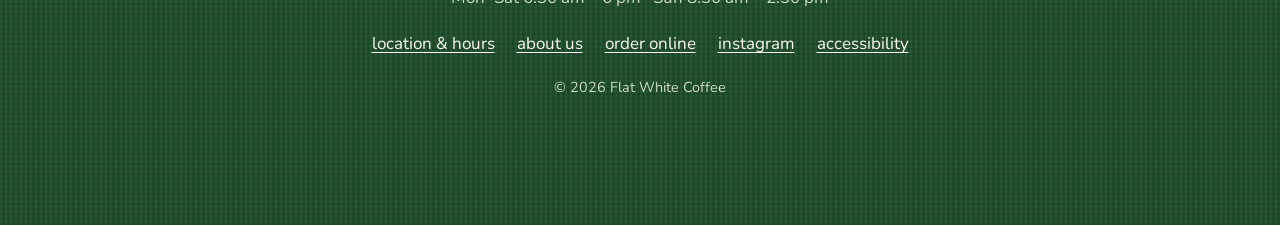
<file: accessibility.html>
<!doctype html>
<html lang="en">
<head>
  <meta charset="utf-8">
  <meta name="viewport" content="width=device-width, initial-scale=1">
  <title>Accessibility · Flat White Coffee</title>
  <meta name="description" content="Accessibility statement for the Flat White Coffee website.">
  <meta property="og:title" content="Accessibility · Flat White Coffee">
  <meta property="og:description" content="Come for the coffee, stay for the camaraderie.">
  <meta property="og:image" content="assets/brand/logo.png">
  <link rel="icon" href="assets/brand/cursor-pointer.png">
  <link rel="preconnect" href="https://fonts.googleapis.com">
  <link rel="preconnect" href="https://fonts.gstatic.com" crossorigin>
  <link href="https://fonts.googleapis.com/css2?family=Nunito:ital,wght@0,400;0,600;0,700;1,600&family=Outfit:wght@300;400;500;600&display=swap" rel="stylesheet">
  <link rel="stylesheet" href="styles.css">
</head>
<body data-page="accessibility">
  <a class="skip-link" href="#main">Skip to content</a>

  <header class="site-header">
    <div class="container header-inner">
      <a class="brand" href="index.html"><img src="assets/brand/logo.png" alt="Flat White Coffee home" width="64" height="51"></a>
      <button class="nav-toggle" aria-expanded="false" aria-controls="site-nav">
        <span class="sr-only">Open navigation</span>
        <svg width="26" height="26" viewBox="0 0 24 24" aria-hidden="true"><path d="M4 7h16M4 12h16M4 17h16" stroke="currentColor" stroke-width="2" stroke-linecap="round"/></svg>
      </button>
      <nav id="site-nav" class="site-nav" aria-label="Main">
        <a href="index.html" data-nav="home">home</a>
        <a href="location.html" data-nav="location">location &amp; hours</a>
        <a href="about.html" data-nav="about">about us</a>
        <a class="nav-order ext" href="https://flat-white-coffee-cypress.cloveronline.com/menu/all" target="_blank" rel="noopener">order online<span class="sr-only"> (opens Clover in a new tab)</span></a>
        <a class="ext" href="https://www.instagram.com/flatwhitecoffeeusa/" target="_blank" rel="noopener">instagram<span class="sr-only"> (opens in a new tab)</span></a>
      </nav>
    </div>
  </header>

  <main id="main">
    <section class="page-hero woven on-dark" aria-labelledby="page-title">
      <div class="container">
        <span class="label">(accessibility)</span>
        <h1 id="page-title">accessibility statement</h1>
      </div>
    </section>
    <section class="section">
      <div class="container" style="max-width:760px">
        <p>Flat White Coffee wants everyone to be able to use this website. We aim to meet the Web Content Accessibility Guidelines (WCAG) 2.1, Level AA.</p>
        <h2 style="font-size:1.6rem">What we've done</h2>
        <ul>
          <li>Pages work with a keyboard and screen readers, with visible focus outlines and a "skip to content" link.</li>
          <li>Text and buttons meet color contrast guidelines.</li>
          <li>Images have text descriptions, and videos can be paused.</li>
          <li>The site respects your device's "reduce motion" setting.</li>
          <li>The accessibility button (bottom left of every page) lets you enlarge text, turn on high contrast, highlight links, switch to a more readable font, add text spacing, stop animations, and use a standard mouse cursor.</li>
        </ul>
        <h2 style="font-size:1.6rem">Ordering online</h2>
        <p>Online orders are handled by Clover, a third-party service. If you have trouble ordering online, call us and we'll take your order by phone.</p>
        <h2 style="font-size:1.6rem">Tell us about a problem</h2>
        <p>If something on this site doesn't work for you, please let us know and we'll fix it. Call <a href="tel:+17146991387">(714) 699-1387</a> or stop by the café at 4941 Lincoln Avenue, Cypress, CA 90630.</p>
        <p class="muted small">Last reviewed: October 2026.</p>
      </div>
    </section>
  </main>
  <footer class="site-footer woven on-dark">
    <div class="container">
      <a class="brand" href="index.html"><img src="assets/brand/logo-cream.png" alt="Flat White Coffee home" width="120" height="96"></a>
      <p>4941 Lincoln Avenue, Cypress, CA 90630</p>
      <p><a href="tel:+17146991387">(714) 699-1387</a></p>
      <p>Mon–Sat 6:30 am – 6 pm · Sun 8:30 am – 2:30 pm</p>
      <nav class="footer-links" aria-label="Footer">
        <a href="location.html">location &amp; hours</a>
        <a href="about.html">about us</a>
        <a href="https://flat-white-coffee-cypress.cloveronline.com/menu/all" target="_blank" rel="noopener">order online</a>
        <a href="https://www.instagram.com/flatwhitecoffeeusa/" target="_blank" rel="noopener">instagram</a>
        <a href="accessibility.html">accessibility</a>
      </nav>
      <p class="small">© <span class="year">2026</span> Flat White Coffee</p>
    </div>
  </footer>

  <script src="script.js"></script>
</body>
</html>
</file>
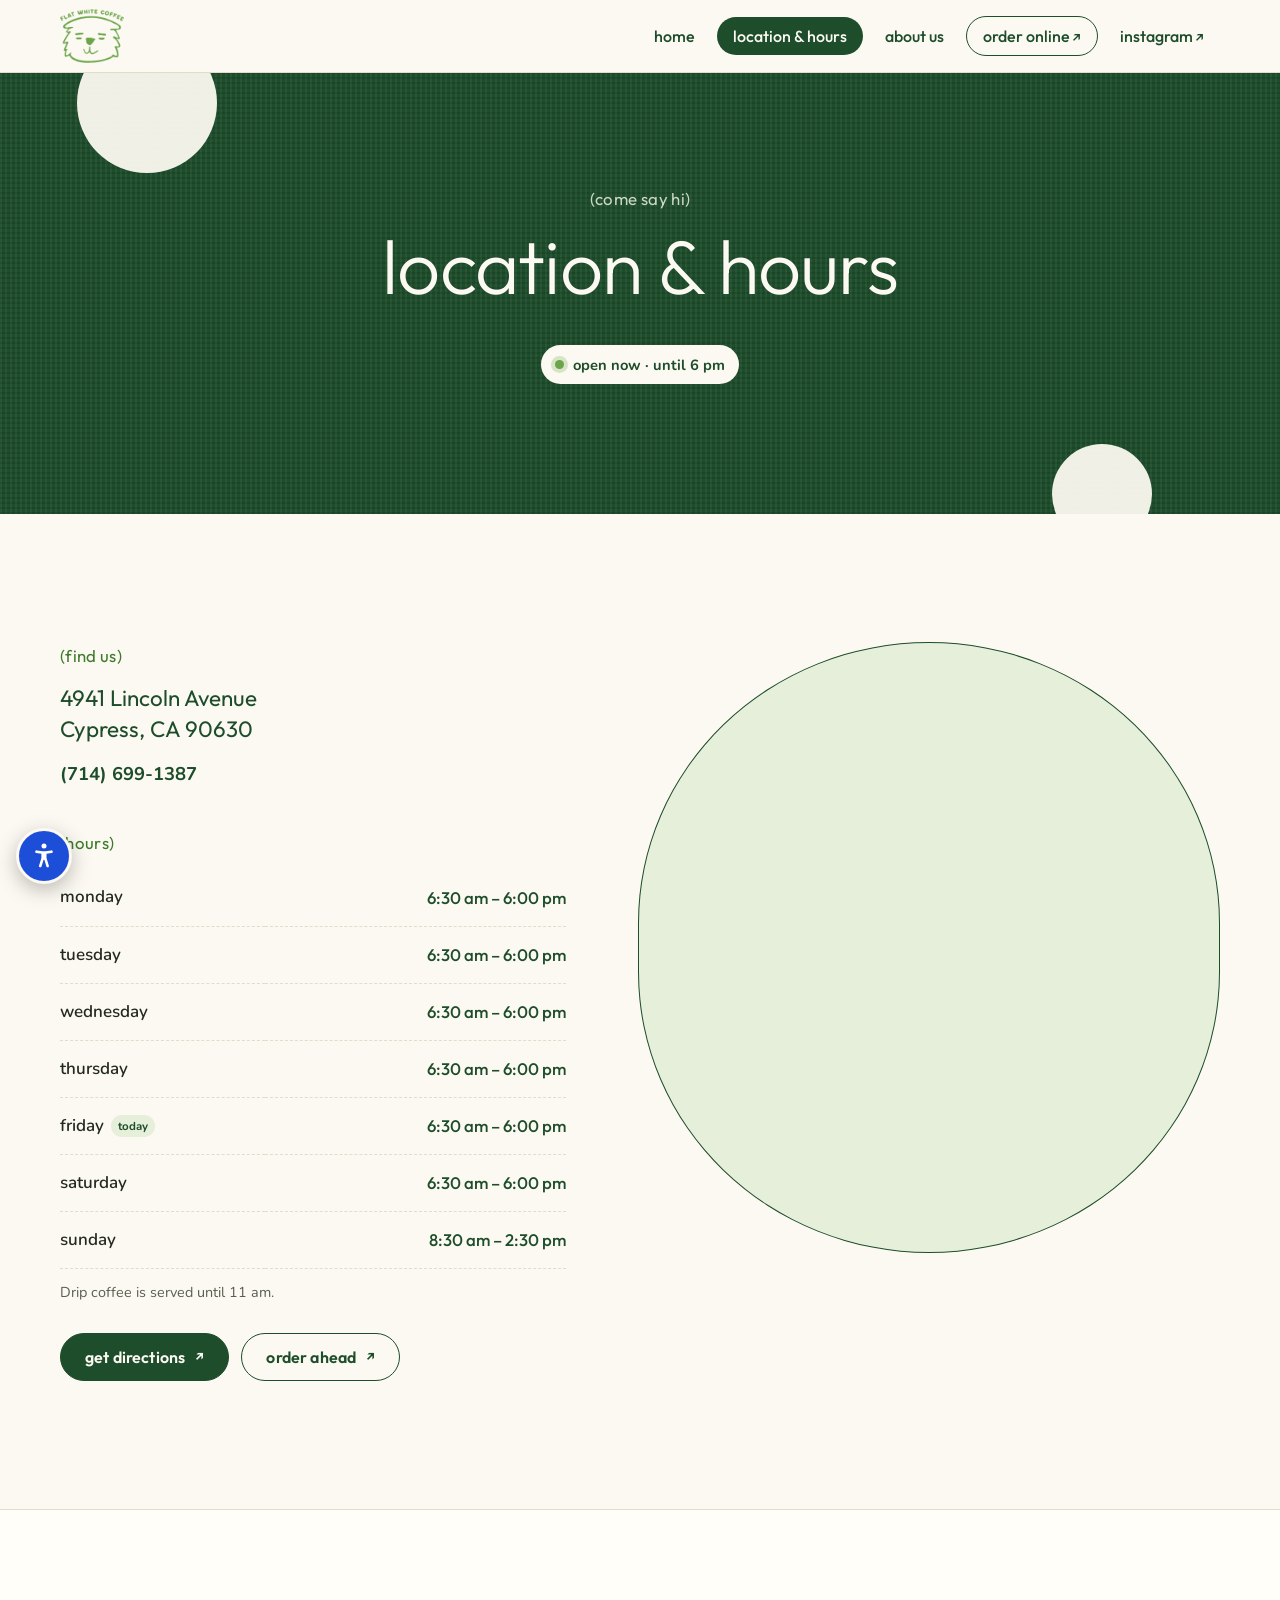
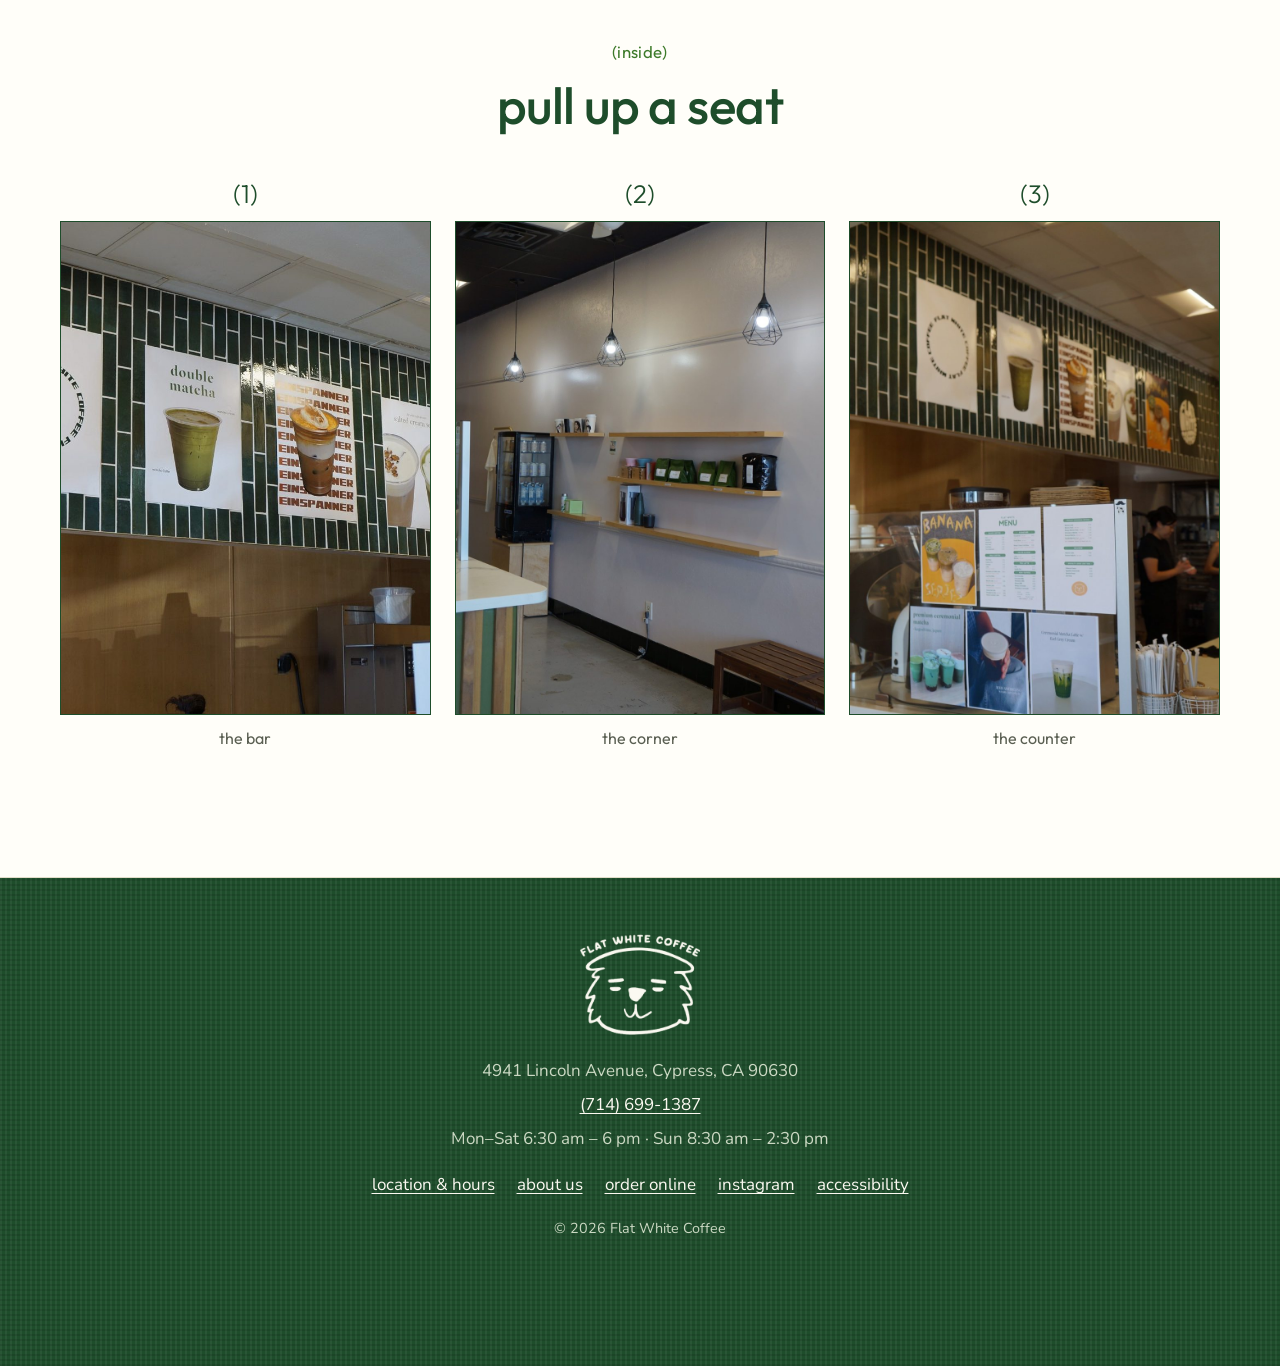
<file: location.html>
<!doctype html>
<html lang="en">
<head>
  <meta charset="utf-8">
  <meta name="viewport" content="width=device-width, initial-scale=1">
  <title>Location &amp; Hours · Flat White Coffee</title>
  <meta name="description" content="Find Flat White Coffee at 4941 Lincoln Avenue, Cypress, CA 90630. Open Monday to Saturday 6:30 am to 6 pm, Sunday 8:30 am to 2:30 pm.">
  <meta property="og:title" content="Location &amp; Hours · Flat White Coffee">
  <meta property="og:description" content="Come for the coffee, stay for the camaraderie.">
  <meta property="og:image" content="assets/brand/logo.png">
  <link rel="icon" href="assets/brand/cursor-pointer.png">
  <link rel="preconnect" href="https://fonts.googleapis.com">
  <link rel="preconnect" href="https://fonts.gstatic.com" crossorigin>
  <link href="https://fonts.googleapis.com/css2?family=Nunito:ital,wght@0,400;0,600;0,700;1,600&family=Outfit:wght@300;400;500;600&display=swap" rel="stylesheet">
  <link rel="stylesheet" href="styles.css">
</head>
<body data-page="location">
  <a class="skip-link" href="#main">Skip to content</a>

  <header class="site-header">
    <div class="container header-inner">
      <a class="brand" href="index.html"><img src="assets/brand/logo.png" alt="Flat White Coffee home" width="64" height="51"></a>
      <button class="nav-toggle" aria-expanded="false" aria-controls="site-nav">
        <span class="sr-only">Open navigation</span>
        <svg width="26" height="26" viewBox="0 0 24 24" aria-hidden="true"><path d="M4 7h16M4 12h16M4 17h16" stroke="currentColor" stroke-width="2" stroke-linecap="round"/></svg>
      </button>
      <nav id="site-nav" class="site-nav" aria-label="Main">
        <a href="index.html" data-nav="home">home</a>
        <a href="location.html" data-nav="location">location &amp; hours</a>
        <a href="about.html" data-nav="about">about us</a>
        <a class="nav-order ext" href="https://flat-white-coffee-cypress.cloveronline.com/menu/all" target="_blank" rel="noopener">order online<span class="sr-only"> (opens Clover in a new tab)</span></a>
        <a class="ext" href="https://www.instagram.com/flatwhitecoffeeusa/" target="_blank" rel="noopener">instagram<span class="sr-only"> (opens in a new tab)</span></a>
      </nav>
    </div>
  </header>

  <main id="main">
    <section class="page-hero woven on-dark" aria-labelledby="page-title">
      <span class="dot" style="width:140px;height:140px;top:-40px;left:6%" aria-hidden="true"></span>
      <span class="dot" style="width:100px;height:100px;bottom:-30px;right:10%" aria-hidden="true"></span>
      <div class="container">
        <span class="label">(come say hi)</span>
        <h1 id="page-title">location &amp; hours</h1>
        <p class="status-pill" hidden></p>
      </div>
    </section>

    <section class="section" aria-label="Address, hours and map">
      <div class="container visit-grid">
        <div>
          <span class="label">(find us)</span>
          <address>
            <a href="https://maps.google.com/?q=4941+Lincoln+Avenue+Cypress+CA+90630" target="_blank" rel="noopener">4941 Lincoln Avenue<br>Cypress, CA 90630<span class="sr-only"> (opens Google Maps in a new tab)</span></a>
          </address>
          <p class="contact-line"><a href="tel:+17146991387">(714) 699-1387</a></p>

          <span class="label" style="margin-top:40px">(hours)</span>
          <table class="hours">
            <caption class="sr-only">Opening hours</caption>
            <tbody>
              <tr data-days="1"><th scope="row">monday</th><td>6:30 am – 6:00 pm</td></tr>
              <tr data-days="2"><th scope="row">tuesday</th><td>6:30 am – 6:00 pm</td></tr>
              <tr data-days="3"><th scope="row">wednesday</th><td>6:30 am – 6:00 pm</td></tr>
              <tr data-days="4"><th scope="row">thursday</th><td>6:30 am – 6:00 pm</td></tr>
              <tr data-days="5"><th scope="row">friday</th><td>6:30 am – 6:00 pm</td></tr>
              <tr data-days="6"><th scope="row">saturday</th><td>6:30 am – 6:00 pm</td></tr>
              <tr data-days="0"><th scope="row">sunday</th><td>8:30 am – 2:30 pm</td></tr>
            </tbody>
          </table>
          <p class="muted small" style="margin-top:12px">Drip coffee is served until 11 am.</p>

          <div class="actions">
            <a class="btn btn-primary ext" href="https://maps.google.com/?q=4941+Lincoln+Avenue+Cypress+CA+90630" target="_blank" rel="noopener">get directions<span class="sr-only"> (opens in a new tab)</span></a>
            <a class="btn btn-ghost ext" href="https://flat-white-coffee-cypress.cloveronline.com/menu/all" target="_blank" rel="noopener">order ahead<span class="sr-only"> (opens in a new tab)</span></a>
          </div>
        </div>
        <div class="map-oval">
          <iframe title="Map showing Flat White Coffee at 4941 Lincoln Avenue, Cypress" loading="lazy" referrerpolicy="no-referrer-when-downgrade"
            src="https://www.google.com/maps?q=4941+Lincoln+Avenue,+Cypress,+CA+90630&amp;output=embed"></iframe>
        </div>
      </div>
    </section>

    <section class="section menu-wrap" aria-labelledby="inside-title">
      <div class="container center">
        <span class="label">(inside)</span>
        <h2 id="inside-title">pull up a seat</h2>
        <div class="strip">
          <figure>
            <span class="num" aria-hidden="true">(1)</span>
            <div class="frame" data-placeholder="the bar & poster wall"><img src="assets/photos/poster-wall.jpg" alt="Green tiled wall above the bar with Flat White drink posters" loading="lazy"></div>
            <figcaption>the bar</figcaption>
          </figure>
          <figure>
            <span class="num" aria-hidden="true">(2)</span>
            <div class="frame" data-placeholder="the seating wall"><img src="assets/photos/cafe-shelves.jpg" alt="Seating wall with pendant lights, a bench and shelves of beans and merch" loading="lazy"></div>
            <figcaption>the corner</figcaption>
          </figure>
          <figure>
            <span class="num" aria-hidden="true">(3)</span>
            <div class="frame" data-placeholder="the counter"><img src="assets/photos/counter-menu.jpg" alt="The order counter with the menu and seasonal posters" loading="lazy"></div>
            <figcaption>the counter</figcaption>
          </figure>
        </div>
      </div>
    </section>
  </main>
  <footer class="site-footer woven on-dark">
    <div class="container">
      <a class="brand" href="index.html"><img src="assets/brand/logo-cream.png" alt="Flat White Coffee home" width="120" height="96"></a>
      <p>4941 Lincoln Avenue, Cypress, CA 90630</p>
      <p><a href="tel:+17146991387">(714) 699-1387</a></p>
      <p>Mon–Sat 6:30 am – 6 pm · Sun 8:30 am – 2:30 pm</p>
      <nav class="footer-links" aria-label="Footer">
        <a href="location.html">location &amp; hours</a>
        <a href="about.html">about us</a>
        <a href="https://flat-white-coffee-cypress.cloveronline.com/menu/all" target="_blank" rel="noopener">order online</a>
        <a href="https://www.instagram.com/flatwhitecoffeeusa/" target="_blank" rel="noopener">instagram</a>
        <a href="accessibility.html">accessibility</a>
      </nav>
      <p class="small">© <span class="year">2026</span> Flat White Coffee</p>
    </div>
  </footer>

  <script src="script.js"></script>
</body>
</html>
</file>
<file: styles.css>
/* =========================================================
   Flat White Coffee — cream + green, editorial collage feel
   ========================================================= */
:root {
  --cream: #fbf9f1;
  --cream-deep: #f3efe1;
  --paper: #fffef9;
  --forest: #1e4d2b;
  --forest-deep: #163b20;
  --leaf: #6ca44a;       /* logo green — decorative / large text only */
  --leaf-ink: #3d7a2a;   /* text-safe green on cream (≥4.5:1) */
  --leaf-soft: #e5efd9;
  --mustard: #e8a820;
  --mustard-ink: #855c00;
  --text: #24291f;
  --muted: #5a5f52;
  --line: #e2ddca;
  --on-dark: #fbf9f1;
  --on-dark-muted: #cbd8c3;

  --font-display: "Outfit", system-ui, sans-serif;
  --font-body: "Nunito", system-ui, sans-serif;

  --radius: 16px;
  --container: 1160px;
  --cursor: url("assets/brand/cursor.png") 16 16, auto;
  --cursor-link: url("assets/brand/cursor-pointer.png") 20 20, pointer;
}

/* ---------- base ---------- */
*, *::before, *::after { box-sizing: border-box; }
html { scroll-behavior: smooth; scroll-padding-top: 84px; cursor: var(--cursor); }
a, button, [role="tab"], label, summary, .btn { cursor: var(--cursor-link); }
input, textarea { cursor: text; }
body {
  margin: 0; background: var(--cream); color: var(--text);
  font: 400 1.0625rem/1.65 var(--font-body);
  -webkit-font-smoothing: antialiased;
}
img, video { max-width: 100%; display: block; }
a { color: var(--forest); text-underline-offset: 3px; }
a:hover { color: var(--leaf-ink); }
:focus-visible { outline: 3px solid var(--mustard); outline-offset: 3px; border-radius: 6px; }
p { margin: 0 0 1em; }
h1, h2, h3 { font-family: var(--font-display); color: var(--forest); line-height: 1.08; margin: 0 0 .5em; font-weight: 500; letter-spacing: -.01em; }
h1 { font-size: clamp(2.5rem, 6vw, 4.75rem); }
h2 { font-size: clamp(2rem, 4.2vw, 3.2rem); }
h3 { font-size: 1.35rem; font-weight: 600; }

.container { width: min(100% - 32px, var(--container)); margin-inline: auto; }
.section { padding: clamp(72px, 10vw, 128px) 0; }
.center { text-align: center; }
.label { font-family: var(--font-display); font-weight: 400; letter-spacing: .02em; color: var(--leaf-ink); font-size: 1.05rem; margin-bottom: .75em; display: block; }
.lead { font-size: clamp(1.1rem, 1.6vw, 1.3rem); color: var(--muted); max-width: 52ch; }
.center .lead { margin-inline: auto; }
.muted { color: var(--muted); }
.small { font-size: .9rem; }
.sr-only { position: absolute !important; width: 1px; height: 1px; padding: 0; margin: -1px; overflow: hidden; clip: rect(0 0 0 0); white-space: nowrap; border: 0; }
.skip-link { position: absolute; left: 16px; top: -60px; background: var(--forest); color: #fff; padding: 10px 16px; border-radius: 10px; z-index: 200; }
.skip-link:focus { top: 12px; color: #fff; }

/* ---------- buttons & tags ---------- */
.btn {
  display: inline-flex; align-items: center; justify-content: center; gap: .5em;
  min-height: 48px; padding: .8em 1.5em; border-radius: 999px;
  font: 600 1rem/1 var(--font-display); letter-spacing: .01em; text-decoration: none;
  border: 1.5px solid var(--forest); transition: background-color .2s, color .2s, transform .2s;
}
.btn:hover { transform: translateY(-1px); }
.btn-primary { background: var(--forest); color: var(--on-dark); }
.btn-primary:hover { background: var(--forest-deep); color: var(--on-dark); }
.btn-ghost { background: transparent; color: var(--forest); }
.btn-ghost:hover { background: var(--leaf-soft); color: var(--forest); }
.on-dark .btn-primary { background: var(--cream); color: var(--forest); border-color: var(--cream); }
.on-dark .btn-ghost { color: var(--on-dark); border-color: var(--on-dark); }
.on-dark .btn-ghost:hover { background: rgba(251, 249, 241, .12); color: var(--on-dark); }
.actions { display: flex; flex-wrap: wrap; gap: 12px; margin-top: 28px; }
.center .actions { justify-content: center; }
.tag { display: inline-block; vertical-align: middle; margin-left: .4em; padding: .3em .6em; border-radius: 999px; font: 700 .72rem/1 var(--font-body); background: var(--mustard-soft, #fbefcf); color: var(--mustard-ink); }
.tag--soft { background: var(--leaf-soft); color: var(--forest); }
.ext::after { content: "↗"; font-size: .85em; margin-left: .15em; }

/* ---------- header / tabs ---------- */
.site-header { position: sticky; top: 0; z-index: 60; background: rgba(251, 249, 241, .92); backdrop-filter: blur(10px); border-bottom: 1px solid var(--line); }
.header-inner { display: flex; align-items: center; justify-content: space-between; gap: 16px; min-height: 72px; }
.brand { display: inline-flex; align-items: center; gap: 10px; text-decoration: none; }
.brand img { width: 64px; height: auto; }
.site-nav { display: flex; align-items: center; gap: 6px; }
.site-nav a { font: 500 1rem/1 var(--font-display); text-decoration: none; color: var(--forest); padding: .7em 1em; border-radius: 999px; transition: background-color .2s; }
.site-nav a:hover { background: var(--leaf-soft); color: var(--forest); }
.site-nav a[aria-current="page"] { background: var(--forest); color: var(--on-dark); }
.site-nav a.nav-order { border: 1.5px solid var(--forest); }
.nav-toggle { display: none; background: none; border: 0; color: var(--forest); padding: 10px; border-radius: 10px; }
@media (max-width: 920px) {
  .nav-toggle { display: inline-flex; }
  .site-nav { position: absolute; inset: 72px 0 auto 0; display: none; flex-direction: column; align-items: stretch; gap: 4px; padding: 12px 16px 20px; background: var(--cream); border-bottom: 1px solid var(--line); }
  .site-nav.is-open { display: flex; }
  .site-nav a { padding: 1em; font-size: 1.1rem; }
}

/* ---------- texture & dots (inspired by the woven collage refs) ---------- */
.woven {
  background-color: var(--forest);
  background-image:
    repeating-linear-gradient(0deg, rgba(0,0,0,.10) 0 2px, transparent 2px 5px),
    repeating-linear-gradient(90deg, rgba(255,255,255,.05) 0 2px, transparent 2px 5px);
  color: var(--on-dark);
}
.woven h1, .woven h2, .woven h3 { color: var(--on-dark); }
.woven .label { color: var(--on-dark-muted); }
.woven .lead, .woven .muted { color: var(--on-dark-muted); }
.dot { position: absolute; border-radius: 50%; background: var(--cream); opacity: .95; pointer-events: none; filter: blur(.4px); }

/* ---------- hero (home) ---------- */
.hero { position: relative; overflow: hidden; padding: clamp(56px, 8vw, 104px) 0 clamp(72px, 9vw, 120px); }
.hero-stage { position: relative; display: grid; place-items: center; min-height: clamp(420px, 56vw, 620px); }
.oval {
  position: relative; width: min(78vw, 680px); aspect-ratio: 1.42 / 1;
  border-radius: 50%; overflow: hidden; border: 2px solid var(--on-dark);
  background: var(--forest-deep);
  box-shadow: 0 30px 60px rgba(0,0,0,.25);
}
.oval img, .oval video { width: 100%; height: 100%; object-fit: cover; }
.oval-title {
  position: absolute; inset: 0; display: grid; place-items: center; margin: 0;
  font: 300 clamp(2.2rem, 7vw, 5.2rem)/1 var(--font-display); letter-spacing: -.02em;
  color: transparent; -webkit-text-stroke: 1.5px var(--on-dark); text-shadow: none; pointer-events: none;
}
.float-word { position: absolute; font: 300 clamp(1rem, 2vw, 1.6rem)/1 var(--font-display); color: var(--on-dark); letter-spacing: .01em; animation: bob 6s ease-in-out infinite; white-space: nowrap; }
.float-word:nth-child(2n) { animation-delay: -2s; }
.float-word:nth-child(3n) { animation-delay: -4s; }
@keyframes bob { 50% { transform: translateY(-10px); } }
.hero-copy { position: relative; text-align: center; margin-top: 40px; }
.hero-copy h1 { font-weight: 300; font-size: clamp(2rem, 4.6vw, 3.6rem); }
.hero-copy h1 strong { font-weight: 600; }
.status-pill { display: inline-flex; align-items: center; gap: .55em; padding: .5em 1em; border-radius: 999px; font-weight: 700; font-size: .92rem; background: var(--cream); color: var(--forest); margin-bottom: 18px; }
.status-pill::before { content: ""; width: 9px; height: 9px; border-radius: 50%; background: #9a9a8c; }
.status-pill.is-open::before { background: var(--leaf); box-shadow: 0 0 0 4px rgba(108,164,74,.25); }
@media (max-width: 640px) { .float-word.hide-sm { display: none; } .oval { width: 92vw; } }

.oval.video-block { border-radius: 50%; aspect-ratio: 1.42 / 1; }
.oval .video-toggle { right: 50%; transform: translateX(50%); bottom: 14px; }
.hero-copy .actions { justify-content: center; }

/* ---------- photo frames & placeholders ---------- */
.frame { position: relative; overflow: hidden; border: 1.5px solid var(--forest); background: var(--cream-deep); }
.woven .frame { border-color: var(--on-dark); }
.frame img, .frame video { width: 100%; height: 100%; object-fit: cover; }
.frame.is-empty, .oval.is-empty {
  background:
    repeating-linear-gradient(-45deg, transparent 0 14px, rgba(30,77,43,.06) 14px 15px),
    var(--cream-deep);
}
.woven .frame.is-empty, .oval.is-empty { background-color: var(--forest-deep); background-image: repeating-linear-gradient(-45deg, transparent 0 14px, rgba(251,249,241,.07) 14px 15px); }
.frame.is-empty::after, .oval.is-empty::after {
  content: attr(data-placeholder); position: absolute; inset: auto 14px 12px 14px;
  font: 600 .8rem/1.3 var(--font-body); color: var(--muted);
}
.woven .frame.is-empty::after, .oval.is-empty::after { color: var(--on-dark-muted); }
.oval.is-empty::after { inset: auto 0 18% 0; text-align: center; }

/* numbered strip — (1) (2) (3) */
.strip { display: grid; grid-template-columns: repeat(3, 1fr); gap: clamp(14px, 2vw, 24px); margin-top: 48px; }
.strip figure { margin: 0; }
.strip .num { display: block; text-align: center; font: 300 1.6rem/1 var(--font-display); color: var(--forest); margin-bottom: 14px; }
.woven .strip .num { color: var(--on-dark); }
.strip .frame { aspect-ratio: 3 / 4; }
.strip figcaption { margin-top: 12px; text-align: center; font: 400 1rem/1.4 var(--font-display); color: var(--muted); }
.woven .strip figcaption { color: var(--on-dark-muted); }
@media (max-width: 720px) { .strip { grid-template-columns: 1fr; max-width: 420px; margin-inline: auto; } }

/* ---------- intro caption ---------- */
.intro { text-align: center; }
.intro p.caption { font: 300 clamp(1.3rem, 2.4vw, 1.9rem)/1.45 var(--font-display); color: var(--forest); max-width: 34ch; margin: 0 auto; }
.intro p.caption em { font-style: normal; color: var(--leaf-ink); }

/* ---------- seasonal ---------- */
.seasonal-grid { display: grid; grid-template-columns: 1fr 1fr; gap: clamp(32px, 6vw, 80px); align-items: center; }
.seasonal-pair { display: grid; grid-template-columns: 1fr 1fr; gap: 16px; }
.seasonal-pair .frame { aspect-ratio: 4 / 5; border-radius: 999px 999px var(--radius) var(--radius); }
.pill-label { display: inline-block; border: 1.5px solid currentColor; border-radius: 999px; padding: .35em 1em; font: 500 .85rem/1 var(--font-display); letter-spacing: .12em; text-transform: uppercase; color: var(--leaf-ink); margin-bottom: 18px; }
.seasonal-list { list-style: none; padding: 0; margin: 24px 0 0; }
.seasonal-list li { padding: 14px 0; border-bottom: 1px dashed var(--line); font: 500 1.2rem/1.3 var(--font-display); color: var(--forest); }
@media (max-width: 860px) { .seasonal-grid { grid-template-columns: 1fr; } }

.banana-hero { aspect-ratio: 1 / 1.04; border-radius: var(--radius); }
.banana-strip { margin-top: 32px; }
.banana-strip .frame { aspect-ratio: 3 / 4; border-radius: var(--radius); }

/* ---------- stacked plates (signature drinks) ---------- */
.plates { position: relative; display: grid; gap: 0; justify-items: center; margin-top: 40px; }
.plate { position: relative; width: clamp(220px, 34vw, 340px); aspect-ratio: 1; border-radius: 50%; overflow: hidden; border: 2px solid var(--on-dark); box-shadow: 0 24px 48px rgba(0,0,0,.28); }
.plate + .plate { margin-top: -36px; }
.plate:nth-child(2) { transform: translateX(14%); }
.plate:nth-child(3) { transform: translateX(-10%); }
.plate img { width: 100%; height: 100%; object-fit: cover; }
.plate-note { position: absolute; font: 300 clamp(1.05rem, 2vw, 1.5rem)/1.2 var(--font-display); color: var(--on-dark); max-width: 15ch; }
.plate-note small { display: block; font: 400 .85rem/1.4 var(--font-body); color: var(--on-dark-muted); margin-top: .3em; }
.plate-note.n1 { top: 8%; left: 6%; }
.plate-note.n2 { top: 42%; right: 4%; text-align: right; }
.plate-note.n3 { bottom: 8%; left: 8%; }
@media (max-width: 760px) {
  .plate-note { position: static; max-width: none; text-align: center !important; margin-top: 10px; }
  .plates { gap: 6px; }
  .plate + .plate { margin-top: 18px; }
  .plate:nth-child(n) { transform: none; }
}

.sig-grid { display: grid; grid-template-columns: repeat(4, 1fr); gap: clamp(16px, 3vw, 32px); margin-top: 40px; }
.sig { margin: 0; }
.sig .plate { width: 100%; margin: 0 auto; }
.sig figcaption { margin-top: 16px; font: 400 1.2rem/1.25 var(--font-display); color: var(--on-dark); }
.sig figcaption small { display: block; margin-top: .3em; font: 400 .88rem/1.4 var(--font-body); color: var(--on-dark-muted); }
.sig-video { display: grid; grid-template-columns: minmax(0, 320px) 1fr; gap: clamp(28px, 5vw, 64px); align-items: center; margin-top: clamp(56px, 8vw, 96px); text-align: left; }
.sig-video .video-block { aspect-ratio: 9 / 16; border-radius: 24px; }
.sig-video h3 { font-size: clamp(1.6rem, 3vw, 2.2rem); font-weight: 400; }
.sig-video p { color: var(--on-dark-muted); max-width: 44ch; }
@media (max-width: 860px) { .sig-grid { grid-template-columns: 1fr 1fr; } }
@media (max-width: 640px) { .sig-video { grid-template-columns: 1fr; text-align: center; } .sig-video .video-block { max-width: 300px; margin: 0 auto; width: 100%; } .sig-video p { margin-inline: auto; } }

/* ---------- menu ---------- */
.menu-wrap { background: var(--paper); border-block: 1px solid var(--line); }
.menu-banner { aspect-ratio: 21 / 8; border-radius: var(--radius); margin: 8px 0 24px; }
.menu-banner img { object-position: 60% 55%; }
.tabs { display: flex; flex-wrap: wrap; gap: 8px; margin: 28px 0 36px; }
.tabs [role="tab"] { min-height: 44px; padding: .7em 1.2em; border-radius: 999px; border: 1.5px solid var(--line); background: var(--cream); color: var(--forest); font: 500 .98rem/1 var(--font-display); transition: background-color .2s, border-color .2s; }
.tabs [role="tab"]:hover { border-color: var(--leaf); }
.tabs [role="tab"][aria-selected="true"] { background: var(--forest); border-color: var(--forest); color: var(--on-dark); }
.menu-cols { display: grid; grid-template-columns: repeat(2, 1fr); gap: 24px 64px; }
.menu-cols--3 { grid-template-columns: repeat(3, 1fr); }
.menu-group h3 { font-size: 1.45rem; padding-bottom: .45em; border-bottom: 1.5px solid var(--forest); }
.menu-list { list-style: none; padding: 0; margin: 0; }
.menu-list li { display: flex; justify-content: space-between; gap: 16px; padding: 12px 0; border-bottom: 1px dashed var(--line); }
.menu-list .item { font-weight: 600; }
.menu-list .note { font-style: italic; color: var(--mustard-ink); font-size: .88rem; margin-left: .4em; }
.menu-list .desc { display: block; font-style: italic; font-weight: 600; color: var(--leaf-ink); font-size: .92rem; }
.menu-list .price { font: 600 1rem/1.65 var(--font-display); color: var(--forest); white-space: nowrap; font-variant-numeric: tabular-nums; }
@media (max-width: 760px) { .menu-cols, .menu-cols--3 { grid-template-columns: 1fr; } }

/* ---------- beans & merch showcase ---------- */
.showcase { display: grid; grid-template-columns: 1fr 1fr; gap: 24px; margin-top: 40px; }
.showcase figure { margin: 0; }
.showcase .frame { aspect-ratio: 4 / 3; border-radius: var(--radius); }
.showcase figcaption { margin-top: 14px; }
.showcase figcaption strong { display: block; font: 600 1.25rem/1.2 var(--font-display); color: var(--forest); }
@media (max-width: 720px) { .showcase { grid-template-columns: 1fr; } }

.tee-row { display: grid; grid-template-columns: repeat(3, 1fr); gap: 10px; aspect-ratio: 4 / 3; }
.tee-row .frame { height: 100%; border-radius: var(--radius); }
.tee-row img { object-position: 50% 40%; }
.slush p { color: var(--muted); }

/* ---------- video ---------- */
.video-block { position: relative; border-radius: 24px; overflow: hidden; aspect-ratio: 16 / 9; }
.video-block.vertical { aspect-ratio: 9 / 16; max-width: 360px; }
.video-row { display: grid; grid-template-columns: repeat(3, 1fr); gap: 20px; margin-top: 40px; }
.video-row .video-block { aspect-ratio: 9 / 16; border-radius: 20px; }
.video-toggle {
  position: absolute; right: 12px; bottom: 12px; z-index: 2;
  width: 44px; height: 44px; border-radius: 50%; border: 0;
  background: rgba(22, 59, 32, .78); color: var(--on-dark); display: grid; place-items: center;
}
.video-block.is-empty .video-toggle { display: none; }
@media (max-width: 760px) { .video-row { grid-template-columns: 1fr 1fr; } .video-row > :nth-child(3) { display: none; } }

.video-duo { display: grid; grid-template-columns: 3.16fr 1fr; gap: 20px; margin-top: 40px; align-items: start; }
.video-duo .video-block:first-child { aspect-ratio: 16 / 9; }
.video-duo .video-block:last-child { aspect-ratio: 9 / 16; }
.video-block video { width: 100%; height: 100%; object-fit: cover; }
@media (max-width: 760px) { .video-duo { grid-template-columns: 1fr; } .video-duo .video-block:last-child { max-width: 320px; margin-inline: auto !important; width: 100%; } }

/* beans */
.beans-grid { display: grid; grid-template-columns: 1fr 1.1fr; gap: clamp(32px, 6vw, 72px); align-items: center; margin-top: 40px; }
.beans-photo { aspect-ratio: 4 / 5; border-radius: 999px 999px var(--radius) var(--radius); }
.beans-title { font-weight: 400; font-size: 1.6rem; }
.beans-list { list-style: none; padding: 0; margin: 0 0 16px; }
.beans-list li { padding: 18px 0; border-bottom: 1px dashed var(--line); display: grid; gap: 2px; }
.beans-list .process { font: 300 .95rem/1 var(--font-display); color: var(--leaf-ink); }
.beans-list strong { font: 500 1.25rem/1.3 var(--font-display); color: var(--forest); }
.beans-list .notes { font-style: italic; font-weight: 600; color: var(--leaf-ink); }
.beans-list .meta { font-size: .88rem; color: var(--muted); }
@media (max-width: 860px) { .beans-grid { grid-template-columns: 1fr; } .beans-photo { max-width: 460px; } }

/* ---------- collage (community / bagelier) ---------- */
.collage { position: relative; display: grid; grid-template-columns: repeat(12, 1fr); gap: 16px; margin-top: 48px; }
.collage .frame { border-radius: 4px; box-shadow: 0 18px 40px rgba(0,0,0,.18); }
.collage .c1 { grid-column: 1 / span 5; aspect-ratio: 4 / 5; transform: rotate(-2deg); }
.collage .c2 { grid-column: 6 / span 4; aspect-ratio: 4 / 5; margin-top: 64px; transform: rotate(1.5deg); }
.collage .c3 { grid-column: 10 / span 3; aspect-ratio: 9 / 16; margin-top: 12px; transform: rotate(-1deg); }
@media (max-width: 760px) {
  .collage { grid-template-columns: 1fr 1fr; }
  .collage .c1 { grid-column: 1 / -1; }
  .collage .c2, .collage .c3 { grid-column: auto; margin-top: 0; }
}

/* ---------- instagram band ---------- */
.ig-band { text-align: center; position: relative; overflow: hidden; }
.ig-handle { font: 300 clamp(1.8rem, 5vw, 3.6rem)/1.1 var(--font-display); color: var(--on-dark); text-decoration: none; display: inline-block; margin: .2em 0 .6em; }
.ig-handle:hover { color: var(--mustard); }

/* ---------- page hero (inner pages) ---------- */
.page-hero { position: relative; overflow: hidden; padding: clamp(64px, 9vw, 112px) 0; text-align: center; }
.page-hero h1 { font-weight: 300; }

/* ---------- location ---------- */
.visit-grid { display: grid; grid-template-columns: 1fr 1.15fr; gap: clamp(32px, 6vw, 72px); align-items: start; }
address { font-style: normal; font: 400 1.4rem/1.4 var(--font-display); color: var(--forest); margin-bottom: .6em; }
address a { text-decoration: none; }
.contact-line { font-weight: 700; font-size: 1.15rem; }
.contact-line a { text-decoration: none; }
.hours { width: 100%; border-collapse: collapse; margin-top: 8px; }
.hours th, .hours td { padding: 14px 0; border-bottom: 1px dashed var(--line); text-align: left; }
.hours th { font-weight: 600; }
.hours td { text-align: right; font: 500 1.05rem/1.4 var(--font-display); color: var(--forest); }
.hours tr.is-today th::after { content: "today"; margin-left: .6em; padding: .25em .6em; border-radius: 999px; background: var(--leaf-soft); color: var(--forest); font: 700 .72rem/1 var(--font-body); vertical-align: middle; }
.map-oval { border-radius: 50% / 46%; overflow: hidden; border: 1.5px solid var(--forest); aspect-ratio: 1 / 1.05; background: var(--leaf-soft); }
.map-oval iframe { width: 100%; height: 100%; border: 0; display: block; }
@media (max-width: 860px) { .visit-grid { grid-template-columns: 1fr; } .map-oval { border-radius: 24px; aspect-ratio: 4 / 3; } }

/* ---------- about ---------- */
.team-photo { aspect-ratio: 16 / 9; border-radius: 999px 999px 24px 24px; margin-top: 8px; }
.values { display: grid; grid-template-columns: repeat(3, 1fr); gap: 32px; margin-top: 48px; }
.values .num { font: 300 1.6rem/1 var(--font-display); color: var(--leaf-ink); display: block; margin-bottom: 12px; }
@media (max-width: 760px) { .values { grid-template-columns: 1fr; } }
.story-cols { display: grid; grid-template-columns: 1fr 1fr; gap: clamp(32px, 6vw, 80px); align-items: center; }
.story-cols .frame { aspect-ratio: 4 / 5; border-radius: var(--radius); }
@media (max-width: 860px) { .story-cols { grid-template-columns: 1fr; } }
.draft-note { border: 1.5px dashed var(--mustard); background: #fdf6e3; color: var(--mustard-ink); border-radius: 12px; padding: 10px 14px; font-size: .9rem; font-weight: 700; }

/* ---------- order redirect ---------- */
.redirect { min-height: 70vh; display: grid; place-items: center; text-align: center; }

/* ---------- footer ---------- */
.site-footer { padding: 56px 0 120px; text-align: center; }
.site-footer .brand img { width: 120px; margin: 0 auto 16px; }
.site-footer p { margin: .35em 0; color: var(--on-dark-muted); }
.site-footer a { color: var(--on-dark); }
.site-footer a:hover { color: var(--mustard); }
.footer-links { display: flex; flex-wrap: wrap; justify-content: center; gap: 8px 22px; margin: 18px 0; }

/* =========================================================
   Accessibility widget
   ========================================================= */
.a11y-fab {
  position: fixed; left: 16px; bottom: 16px; z-index: 300;
  width: 56px; height: 56px; border-radius: 50%; border: 3px solid var(--cream);
  background: #1d4ed8; color: #fff; display: grid; place-items: center;
  box-shadow: 0 6px 20px rgba(0,0,0,.25);
}
.a11y-fab:hover { background: #1e40af; }
.a11y-panel {
  position: fixed; left: 16px; bottom: 84px; z-index: 300;
  width: min(340px, calc(100vw - 32px)); max-height: calc(100vh - 110px); overflow: auto;
  background: #fff; color: #111; border-radius: 16px; padding: 18px;
  box-shadow: 0 20px 50px rgba(0,0,0,.3); border: 2px solid #111;
  font-family: system-ui, sans-serif; font-size: 16px;
}
.a11y-panel[hidden] { display: none; }
.a11y-panel h2 { font: 700 1.15rem/1.2 system-ui, sans-serif; color: #111; margin: 0 0 12px; }
.a11y-grid { display: grid; grid-template-columns: 1fr 1fr; gap: 8px; }
.a11y-panel button { min-height: 52px; padding: 8px 10px; border-radius: 10px; border: 2px solid #333; background: #f5f5f5; color: #111; font: 600 .9rem/1.2 system-ui, sans-serif; text-align: left; }
.a11y-panel button[aria-pressed="true"] { background: #1d4ed8; border-color: #1d4ed8; color: #fff; }
.a11y-panel .a11y-row { display: flex; align-items: center; justify-content: space-between; gap: 8px; grid-column: 1 / -1; border: 2px solid #333; border-radius: 10px; padding: 6px 6px 6px 12px; font-weight: 600; font-size: .9rem; }
.a11y-panel .a11y-row button { min-height: 40px; min-width: 44px; text-align: center; }
.a11y-panel .a11y-reset { grid-column: 1 / -1; text-align: center; background: #fff; }
.a11y-panel a { color: #1d4ed8; }
.a11y-panel .a11y-close { position: absolute; top: 10px; right: 10px; min-height: 36px; width: 36px; padding: 0; text-align: center; }

/* settings applied to <html> */
html { font-size: calc(100% * var(--a11y-scale, 1)); }
html.a11y-contrast {
  --cream: #ffffff; --cream-deep: #ffffff; --paper: #ffffff; --forest: #0a2412; --forest-deep: #000000;
  --leaf-ink: #0a3d12; --text: #000000; --muted: #1a1a1a; --line: #222222; --on-dark: #ffffff; --on-dark-muted: #ffffff;
}
html.a11y-contrast .woven { background-image: none; background-color: #000; }
html.a11y-contrast .dot, html.a11y-contrast .float-word { display: none; }
html.a11y-contrast .oval-title { color: #fff; -webkit-text-stroke: 0; text-shadow: 0 2px 8px #000; }
html.a11y-links a { text-decoration: underline !important; text-decoration-thickness: 2px !important; outline: 2px dashed currentColor; outline-offset: 2px; }
html.a11y-readable body, html.a11y-readable h1, html.a11y-readable h2, html.a11y-readable h3,
html.a11y-readable .btn, html.a11y-readable .site-nav a, html.a11y-readable .float-word, html.a11y-readable .oval-title {
  font-family: Verdana, Arial, sans-serif !important; letter-spacing: .03em; word-spacing: .12em;
}
html.a11y-spacing body { line-height: 2; }
html.a11y-spacing p, html.a11y-spacing li { letter-spacing: .06em; word-spacing: .16em; margin-bottom: 2em; }
html.a11y-cursor, html.a11y-cursor * { cursor: auto !important; }
html.a11y-cursor a, html.a11y-cursor button, html.a11y-cursor [role="tab"] { cursor: pointer !important; }
html.a11y-motion *, html.a11y-motion *::before, html.a11y-motion *::after { animation: none !important; transition: none !important; scroll-behavior: auto !important; }

@media (prefers-reduced-motion: reduce) {
  html { scroll-behavior: auto; }
  *, *::before, *::after { animation: none !important; transition: none !important; }
}
</file>
<file: site/styles.css>
/* =========================================================
   Flat White Coffee — cream + green, editorial collage feel
   ========================================================= */
:root {
  --cream: #fbf9f1;
  --cream-deep: #f3efe1;
  --paper: #fffef9;
  --forest: #1e4d2b;
  --forest-deep: #163b20;
  --leaf: #6ca44a;       /* logo green — decorative / large text only */
  --leaf-ink: #3d7a2a;   /* text-safe green on cream (≥4.5:1) */
  --leaf-soft: #e5efd9;
  --mustard: #e8a820;
  --mustard-ink: #855c00;
  --text: #24291f;
  --muted: #5a5f52;
  --line: #e2ddca;
  --on-dark: #fbf9f1;
  --on-dark-muted: #cbd8c3;
  --dot-cream: #ece4cc;   /* warm cream from the logo/menu, not white */

  --font-display: "Outfit", system-ui, sans-serif;
  --font-body: "Nunito", system-ui, sans-serif;

  --radius: 16px;
  --container: 1160px;
  --cursor: url("assets/brand/cursor.png") 16 16, auto;
  --cursor-link: url("assets/brand/cursor-pointer.png") 20 20, pointer;
}

/* ---------- base ---------- */
*, *::before, *::after { box-sizing: border-box; }
html { scroll-behavior: smooth; scroll-padding-top: 84px; cursor: var(--cursor); }
a, button, [role="tab"], label, summary, .btn { cursor: var(--cursor-link); }
input, textarea { cursor: text; }
body {
  margin: 0; background: var(--cream); color: var(--text);
  font: 400 1.0625rem/1.65 var(--font-body);
  -webkit-font-smoothing: antialiased;
}
img, video { max-width: 100%; display: block; }
a { color: var(--forest); text-underline-offset: 3px; }
a:hover { color: var(--leaf-ink); }
:focus-visible { outline: 3px solid var(--mustard); outline-offset: 3px; border-radius: 6px; }
p { margin: 0 0 1em; }
h1, h2, h3 { font-family: var(--font-display); color: var(--forest); line-height: 1.08; margin: 0 0 .5em; font-weight: 500; letter-spacing: -.01em; }
h1 { font-size: clamp(2.5rem, 6vw, 4.75rem); }
h2 { font-size: clamp(2rem, 4.2vw, 3.2rem); }
h3 { font-size: 1.35rem; font-weight: 600; }

.container { width: min(100% - 32px, var(--container)); margin-inline: auto; }
.section { padding: clamp(72px, 10vw, 128px) 0; }
.center { text-align: center; }
.label { font-family: var(--font-display); font-weight: 400; letter-spacing: .02em; color: var(--leaf-ink); font-size: 1.05rem; margin-bottom: .75em; display: block; }
.lead { font-size: clamp(1.1rem, 1.6vw, 1.3rem); color: var(--muted); max-width: 52ch; }
.center .lead { margin-inline: auto; }
.muted { color: var(--muted); }
.small { font-size: .9rem; }
.sr-only { position: absolute !important; width: 1px; height: 1px; padding: 0; margin: -1px; overflow: hidden; clip: rect(0 0 0 0); white-space: nowrap; border: 0; }
.skip-link { position: absolute; left: 16px; top: -60px; background: var(--forest); color: #fff; padding: 10px 16px; border-radius: 10px; z-index: 200; }
.skip-link:focus { top: 12px; color: #fff; }

/* ---------- buttons & tags ---------- */
.btn {
  display: inline-flex; align-items: center; justify-content: center; gap: .5em;
  min-height: 48px; padding: .8em 1.5em; border-radius: 999px;
  font: 600 1rem/1 var(--font-display); letter-spacing: .01em; text-decoration: none;
  border: 1.5px solid var(--forest); transition: background-color .2s, color .2s, transform .2s;
}
.btn:hover { transform: translateY(-1px); }
.btn-primary { background: var(--forest); color: var(--on-dark); }
.btn-primary:hover { background: var(--forest-deep); color: var(--on-dark); }
.btn-ghost { background: transparent; color: var(--forest); }
.btn-ghost:hover { background: var(--leaf-soft); color: var(--forest); }
.on-dark .btn-primary { background: var(--cream); color: var(--forest); border-color: var(--cream); }
.on-dark .btn-ghost { color: var(--on-dark); border-color: var(--on-dark); }
.on-dark .btn-ghost:hover { background: rgba(251, 249, 241, .12); color: var(--on-dark); }
.actions { display: flex; flex-wrap: wrap; gap: 12px; margin-top: 28px; }
.center .actions { justify-content: center; }
.tag { display: inline-block; vertical-align: middle; margin-left: .4em; padding: .3em .6em; border-radius: 999px; font: 700 .72rem/1 var(--font-body); background: var(--mustard-soft, #fbefcf); color: var(--mustard-ink); }
.tag--soft { background: var(--leaf-soft); color: var(--forest); }
.ext::after { content: "↗"; font-size: .85em; margin-left: .15em; }

/* ---------- header / tabs ---------- */
.site-header { position: sticky; top: 0; z-index: 60; background: rgba(251, 249, 241, .92); backdrop-filter: blur(10px); border-bottom: 1px solid var(--line); }
.header-inner { display: flex; align-items: center; justify-content: space-between; gap: 16px; min-height: 72px; }
.brand { display: inline-flex; align-items: center; gap: 10px; text-decoration: none; }
.brand img { width: 64px; height: auto; }
.site-nav { display: flex; align-items: center; gap: 6px; }
.site-nav a { font: 500 1rem/1 var(--font-display); text-decoration: none; color: var(--forest); padding: .7em 1em; border-radius: 999px; transition: background-color .2s; }
.site-nav a:hover { background: var(--leaf-soft); color: var(--forest); }
.site-nav a[aria-current="page"] { background: var(--forest); color: var(--on-dark); }
.site-nav a.nav-order { border: 1.5px solid var(--forest); }
.nav-toggle { display: none; background: none; border: 0; color: var(--forest); padding: 10px; border-radius: 10px; }
@media (max-width: 920px) {
  .nav-toggle { display: inline-flex; }
  .site-nav { position: absolute; inset: 72px 0 auto 0; display: none; flex-direction: column; align-items: stretch; gap: 4px; padding: 12px 16px 20px; background: var(--cream); border-bottom: 1px solid var(--line); }
  .site-nav.is-open { display: flex; }
  .site-nav a { padding: 1em; font-size: 1.1rem; }
}

/* ---------- texture & dots (inspired by the woven collage refs) ---------- */
.woven {
  background-color: var(--forest);
  background-image:
    repeating-linear-gradient(0deg, rgba(0,0,0,.10) 0 2px, transparent 2px 5px),
    repeating-linear-gradient(90deg, rgba(255,255,255,.05) 0 2px, transparent 2px 5px);
  color: var(--on-dark);
}
.woven h1, .woven h2, .woven h3 { color: var(--on-dark); }
.woven .label { color: var(--on-dark-muted); }
.woven .lead, .woven .muted { color: var(--on-dark-muted); }
.dot { position: absolute; border-radius: 50%; background: var(--dot-cream); opacity: 1; pointer-events: none; filter: blur(.4px); }

/* ---------- hero (home) ---------- */
.hero { position: relative; overflow: hidden; padding: clamp(56px, 8vw, 104px) 0 clamp(72px, 9vw, 120px); }
.hero-stage { position: relative; display: grid; place-items: center; min-height: clamp(460px, 66vw, 800px); }
.oval {
  position: relative; width: min(84vw, 820px); aspect-ratio: 1.42 / 1;
  border-radius: 50%; overflow: hidden; border: 2px solid var(--on-dark);
  background: var(--forest-deep);
  box-shadow: 0 30px 60px rgba(0,0,0,.25);
}
.oval img, .oval video { width: 100%; height: 100%; object-fit: cover; }
.oval-title {
  position: absolute; inset: 0; display: grid; place-items: center; margin: 0;
  font: 300 clamp(2.2rem, 7vw, 5.2rem)/1 var(--font-display); letter-spacing: -.02em;
  color: transparent; -webkit-text-stroke: 1.5px var(--on-dark); text-shadow: none; pointer-events: none;
}
.float-word { position: absolute; font: 300 clamp(1rem, 2vw, 1.6rem)/1 var(--font-display); color: var(--on-dark); letter-spacing: .01em; animation: bob 6s ease-in-out infinite; white-space: nowrap; }
.float-word:nth-child(2n) { animation-delay: -2s; }
.float-word:nth-child(3n) { animation-delay: -4s; }
@keyframes bob { 50% { transform: translateY(-10px); } }
.hero-copy { position: relative; text-align: center; margin-top: 40px; }
.hero-copy h1 { font-weight: 300; font-size: clamp(2rem, 4.6vw, 3.6rem); }
.hero-copy h1 strong { font-weight: 600; }
.status-pill { display: inline-flex; align-items: center; gap: .55em; padding: .5em 1em; border-radius: 999px; font-weight: 700; font-size: .92rem; background: var(--cream); color: var(--forest); margin-bottom: 18px; }
.status-pill::before { content: ""; width: 9px; height: 9px; border-radius: 50%; background: #9a9a8c; }
.status-pill.is-open::before { background: var(--leaf); box-shadow: 0 0 0 4px rgba(108,164,74,.25); }
@media (max-width: 640px) { .float-word.hide-sm { display: none; } .oval { width: 92vw; } }

.oval.video-block { border-radius: 50%; aspect-ratio: 1.42 / 1; }
.oval .video-toggle { right: 50%; transform: translateX(50%); bottom: 14px; }
.hero-copy .actions { justify-content: center; }

/* floating dog-logo shapes */
.dog { position: absolute; height: auto; pointer-events: none; transform: rotate(var(--r, 0deg)); animation: dog-bob 7s ease-in-out infinite; }
.dog:nth-of-type(2n) { animation-delay: -3s; }
@keyframes dog-bob { 50% { transform: rotate(var(--r, 0deg)) translateY(-8px); } }
@media (max-width: 640px) { .dog.hide-sm { display: none; } .dog { max-width: 70px; } }
html.a11y-contrast .dog { display: none; }

/* coffee-powder hero with spilled-mug video */
.hero.beans-bg { background: #4a2a1a url("assets/brand/brown-grain.jpg") center / cover no-repeat; }
.hero.beans-bg::before { content: ""; position: absolute; inset: 0; background: rgba(20, 10, 4, .18); pointer-events: none; }
.hero.beans-bg .dot, .hero.beans-bg .dog { z-index: 1; }
.hero.beans-bg .container { position: relative; z-index: 2; }
.hero.beans-bg .float-word, .hero.beans-bg h1 { color: var(--dot-cream); text-shadow: 0 1px 4px rgba(20, 12, 4, .5); }
.hero.beans-bg .btn-primary { background: var(--dot-cream); border-color: var(--dot-cream); color: var(--forest); }
.hero.beans-bg .btn-ghost { color: var(--dot-cream); border-color: var(--dot-cream); }
.hero.beans-bg .btn-ghost:hover { background: rgba(236, 228, 204, .14); color: var(--dot-cream); }
.hero.beans-bg .status-pill { background: var(--dot-cream); }

.spill { position: relative; width: min(96vw, 1060px); aspect-ratio: 1.6 / 1; }
.spill-defs { position: absolute; }
.spill-art { position: absolute; inset: 0; width: 100%; height: 100%; overflow: visible; z-index: 2; pointer-events: none; }
.spill-art .line { fill: none; stroke: var(--dot-cream); stroke-width: 5; stroke-linecap: round; stroke-linejoin: round; }
.spill-art .mug .line { stroke-width: 6; }
.spill-art .mug-body { fill: var(--dot-cream); stroke: var(--dot-cream); stroke-width: 6; stroke-linejoin: round; }
.spill .spill-video { position: absolute; inset: 0; aspect-ratio: auto; border-radius: 0; clip-path: url(#spill-clip); background: #1c1008; z-index: 1; }
.spill-video video { width: 100%; height: 100%; object-fit: cover; }
.spill-video .video-toggle { right: 18%; bottom: 14%; }
@media (max-width: 640px) {
  .hero .dot { transform: scale(.4); }
  .hero .dog { width: 64px !important; bottom: auto !important; top: 6% !important; right: 6% !important; }
}

/* café photo behind the intro */
.photo-bg {
  position: relative;
  background:
    linear-gradient(rgba(68, 42, 30, .82), rgba(68, 42, 30, .82)),
    url("assets/photos/poster-wall.jpg") center / cover no-repeat;
}
.intro.photo-bg p.caption, .intro.photo-bg p.caption em { color: var(--dot-cream); }
.intro.photo-bg p.caption em { font-style: italic; font-weight: 400; }
.photo-bg .frame { border-color: var(--dot-cream); }
.photo-bg .strip .frame { aspect-ratio: 3 / 4; }
.video-wide { aspect-ratio: 16 / 9; border-radius: 24px; margin-top: 40px !important; }
.video-wide + .video-duo { margin-top: 20px; }

/* ---------- photo frames & placeholders ---------- */
.frame { position: relative; overflow: hidden; border: 1.5px solid var(--forest); background: var(--cream-deep); }
.woven .frame { border-color: var(--on-dark); }
.frame img, .frame video { width: 100%; height: 100%; object-fit: cover; }
.frame.is-empty, .oval.is-empty {
  background:
    repeating-linear-gradient(-45deg, transparent 0 14px, rgba(30,77,43,.06) 14px 15px),
    var(--cream-deep);
}
.woven .frame.is-empty, .oval.is-empty { background-color: var(--forest-deep); background-image: repeating-linear-gradient(-45deg, transparent 0 14px, rgba(251,249,241,.07) 14px 15px); }
.frame.is-empty::after, .oval.is-empty::after {
  content: attr(data-placeholder); position: absolute; inset: auto 14px 12px 14px;
  font: 600 .8rem/1.3 var(--font-body); color: var(--muted);
}
.woven .frame.is-empty::after, .oval.is-empty::after { color: var(--on-dark-muted); }
.oval.is-empty::after { inset: auto 0 18% 0; text-align: center; }

/* numbered strip — (1) (2) (3) */
.strip { display: grid; grid-template-columns: repeat(3, 1fr); gap: clamp(14px, 2vw, 24px); margin-top: 48px; }
.strip figure { margin: 0; }
.strip .num { display: block; text-align: center; font: 300 1.6rem/1 var(--font-display); color: var(--forest); margin-bottom: 14px; }
.woven .strip .num { color: var(--on-dark); }
.strip .frame { aspect-ratio: 3 / 4; }
.strip figcaption { margin-top: 12px; text-align: center; font: 400 1rem/1.4 var(--font-display); color: var(--muted); }
.woven .strip figcaption { color: var(--on-dark-muted); }
@media (max-width: 720px) { .strip { grid-template-columns: 1fr; max-width: 420px; margin-inline: auto; } }

/* ---------- intro caption ---------- */
.intro { text-align: center; }
.intro p.caption { font: 300 clamp(1.3rem, 2.4vw, 1.9rem)/1.45 var(--font-display); color: var(--forest); max-width: 34ch; margin: 0 auto; }
.intro p.caption em { font-style: normal; color: var(--leaf-ink); }

/* ---------- seasonal ---------- */
.seasonal-grid { display: grid; grid-template-columns: 1fr 1fr; gap: clamp(32px, 6vw, 80px); align-items: center; }
.seasonal-pair { display: grid; grid-template-columns: 1fr 1fr; gap: 16px; }
.seasonal-pair .frame { aspect-ratio: 4 / 5; border-radius: 999px 999px var(--radius) var(--radius); }
.pill-label { display: inline-block; border: 1.5px solid currentColor; border-radius: 999px; padding: .35em 1em; font: 500 .85rem/1 var(--font-display); letter-spacing: .12em; text-transform: uppercase; color: var(--leaf-ink); margin-bottom: 18px; }
.seasonal-list { list-style: none; padding: 0; margin: 24px 0 0; }
.seasonal-list li { padding: 14px 0; border-bottom: 1px dashed var(--line); font: 500 1.2rem/1.3 var(--font-display); color: var(--forest); }
@media (max-width: 860px) { .seasonal-grid { grid-template-columns: 1fr; } }

.banana-hero { aspect-ratio: 1 / 1.04; border-radius: var(--radius); }
.banana-strip { margin-top: 32px; }
.banana-strip .frame { aspect-ratio: 3 / 4; border-radius: var(--radius); }

/* ---------- stacked plates (signature drinks) ---------- */
.plates { position: relative; display: grid; gap: 0; justify-items: center; margin-top: 40px; }
.plate { position: relative; width: clamp(220px, 34vw, 340px); aspect-ratio: 1; border-radius: 50%; overflow: hidden; border: 2px solid var(--on-dark); box-shadow: 0 24px 48px rgba(0,0,0,.28); }
.plate + .plate { margin-top: -36px; }
.plate:nth-child(2) { transform: translateX(14%); }
.plate:nth-child(3) { transform: translateX(-10%); }
.plate img { width: 100%; height: 100%; object-fit: cover; }
.plate-note { position: absolute; font: 300 clamp(1.05rem, 2vw, 1.5rem)/1.2 var(--font-display); color: var(--on-dark); max-width: 15ch; }
.plate-note small { display: block; font: 400 .85rem/1.4 var(--font-body); color: var(--on-dark-muted); margin-top: .3em; }
.plate-note.n1 { top: 8%; left: 6%; }
.plate-note.n2 { top: 42%; right: 4%; text-align: right; }
.plate-note.n3 { bottom: 8%; left: 8%; }
@media (max-width: 760px) {
  .plate-note { position: static; max-width: none; text-align: center !important; margin-top: 10px; }
  .plates { gap: 6px; }
  .plate + .plate { margin-top: 18px; }
  .plate:nth-child(n) { transform: none; }
}

.sig-grid { display: grid; grid-template-columns: repeat(4, 1fr); gap: clamp(16px, 3vw, 32px); margin-top: 40px; }
.sig { margin: 0; }
.sig .plate { width: 100%; margin: 0 auto; }
.sig figcaption { margin-top: 16px; font: 400 1.2rem/1.25 var(--font-display); color: var(--on-dark); }
.sig figcaption small { display: block; margin-top: .3em; font: 400 .88rem/1.4 var(--font-body); color: var(--on-dark-muted); }
.sig-video { display: grid; grid-template-columns: minmax(0, 320px) 1fr; gap: clamp(28px, 5vw, 64px); align-items: center; margin-top: clamp(56px, 8vw, 96px); text-align: left; }
.sig-video .video-block { aspect-ratio: 9 / 16; border-radius: 24px; }
.sig-video h3 { font-size: clamp(1.6rem, 3vw, 2.2rem); font-weight: 400; }
.sig-video p { color: var(--on-dark-muted); max-width: 44ch; }
@media (max-width: 860px) { .sig-grid { grid-template-columns: 1fr 1fr; } }
@media (max-width: 640px) { .sig-video { grid-template-columns: 1fr; text-align: center; } .sig-video .video-block { max-width: 300px; margin: 0 auto; width: 100%; } .sig-video p { margin-inline: auto; } }

/* ---------- marquee strip ---------- */
.marquee { background: #4e2e20; color: var(--dot-cream); overflow: hidden; border-block: 2px solid #3a2016; }
.marquee-track { display: flex; gap: 28px; width: max-content; padding: 12px 0; animation: marquee 40s linear infinite; }
.marquee span { font: 600 1rem/1 var(--font-display); letter-spacing: .08em; text-transform: uppercase; white-space: nowrap; }
.marquee-dog { height: 1.7rem; width: auto; align-self: center; }
.marquee-track { align-items: center; }
@keyframes marquee { to { transform: translateX(-50%); } }

/* ---------- fan favorites ---------- */
.favs { background: var(--cream-deep); }
.favs h2 { margin-bottom: 0; }
.fav-grid { display: grid; grid-template-columns: repeat(4, 1fr); gap: clamp(28px, 4vw, 48px) clamp(16px, 3vw, 32px); margin-top: clamp(32px, 5vw, 56px); }
.fav { margin: 0; text-align: center; }
.fav-img { height: clamp(190px, 22vw, 270px); display: flex; align-items: flex-end; justify-content: center; }
.fav-img img { height: 100%; width: auto; max-width: none; filter: drop-shadow(0 14px 16px rgba(60, 36, 20, .22)); transition: transform .25s; }
.fav:hover .fav-img img { transform: translateY(-6px) rotate(-2deg); }
.fav figcaption { margin-top: 16px; }
.fav figcaption strong { display: block; font: 700 1.1rem/1.25 var(--font-display); color: var(--forest); }
.fav figcaption span { display: block; margin-top: 4px; font: italic 600 .88rem/1.35 var(--font-body); color: var(--leaf-ink); }
@media (max-width: 900px) { .fav-grid { grid-template-columns: repeat(2, 1fr); } }

/* ---------- video pair ---------- */
.clips { background: #4e2e20 url("assets/brand/brown-grain.jpg") center / cover no-repeat; position: relative; }
.clips h2 { color: var(--dot-cream); }
.clip-grid { display: grid; grid-template-columns: repeat(2, minmax(0, 360px)); justify-content: center; gap: clamp(24px, 5vw, 72px); margin-top: 40px; }
.clip { margin: 0; }
.clip .video-block { aspect-ratio: 9 / 16; border-radius: 22px; border: 2px solid var(--dot-cream); }
.clip figcaption { margin-top: 18px; color: var(--on-dark-muted); }
.clip figcaption strong { display: block; font: 500 1.5rem/1.2 var(--font-display); color: var(--dot-cream); margin-bottom: 6px; }
@media (max-width: 640px) { .clip-grid { grid-template-columns: minmax(0, 320px); } }

/* ---------- menu ---------- */
.menu-wrap { background: var(--paper); border-block: 1px solid var(--line); }
.menu-banner { aspect-ratio: 21 / 8; border-radius: var(--radius); margin: 8px 0 24px; }
.menu-banner img { object-position: 60% 55%; }
.tabs { display: flex; flex-wrap: wrap; gap: 8px; margin: 28px 0 36px; }
.tabs [role="tab"] { min-height: 44px; padding: .7em 1.2em; border-radius: 999px; border: 1.5px solid var(--line); background: var(--cream); color: var(--forest); font: 500 .98rem/1 var(--font-display); transition: background-color .2s, border-color .2s; }
.tabs [role="tab"]:hover { border-color: var(--leaf); }
.tabs [role="tab"][aria-selected="true"] { background: var(--forest); border-color: var(--forest); color: var(--on-dark); }
.menu-cols { display: grid; grid-template-columns: repeat(2, 1fr); gap: 24px 64px; }
.menu-cols--3 { grid-template-columns: repeat(3, 1fr); }
.menu-group h3 { font-size: 1.45rem; padding-bottom: .45em; border-bottom: 1.5px solid var(--forest); }
.menu-list { list-style: none; padding: 0; margin: 0; }
.menu-list li { display: flex; justify-content: space-between; gap: 16px; padding: 12px 0; border-bottom: 1px dashed var(--line); }
.menu-list .item { font-weight: 600; }
.menu-list .note { font-style: italic; color: var(--mustard-ink); font-size: .88rem; margin-left: .4em; }
.menu-list .desc { display: block; font-style: italic; font-weight: 600; color: var(--leaf-ink); font-size: .92rem; }
.menu-list .price { font: 600 1rem/1.65 var(--font-display); color: var(--forest); white-space: nowrap; font-variant-numeric: tabular-nums; }
@media (max-width: 760px) { .menu-cols, .menu-cols--3 { grid-template-columns: 1fr; } }

/* ---------- beans & merch showcase ---------- */
.showcase { display: grid; grid-template-columns: 1fr 1fr; gap: 24px; margin-top: 40px; }
.showcase figure { margin: 0; }
.showcase .frame { aspect-ratio: 4 / 3; border-radius: var(--radius); }
.showcase figcaption { margin-top: 14px; }
.showcase figcaption strong { display: block; font: 600 1.25rem/1.2 var(--font-display); color: var(--forest); }
@media (max-width: 720px) { .showcase { grid-template-columns: 1fr; } }

.tee-row { display: grid; grid-template-columns: repeat(3, 1fr); gap: 10px; aspect-ratio: 4 / 3; }
.tee-row .frame { height: 100%; border-radius: var(--radius); }
.tee-row img { object-position: 50% 40%; }
.slush p { color: var(--muted); }

/* ---------- video ---------- */
.video-block { position: relative; border-radius: 24px; overflow: hidden; aspect-ratio: 16 / 9; }
.video-block.vertical { aspect-ratio: 9 / 16; max-width: 360px; }
.video-row { display: grid; grid-template-columns: repeat(3, 1fr); gap: 20px; margin-top: 40px; }
.video-row .video-block { aspect-ratio: 9 / 16; border-radius: 20px; }
.video-toggle {
  position: absolute; right: 12px; bottom: 12px; z-index: 2;
  width: 44px; height: 44px; border-radius: 50%; border: 0;
  background: rgba(22, 59, 32, .78); color: var(--on-dark); display: grid; place-items: center;
}
.video-block.is-empty .video-toggle { display: none; }
@media (max-width: 760px) { .video-row { grid-template-columns: 1fr 1fr; } .video-row > :nth-child(3) { display: none; } }

.video-duo { display: grid; grid-template-columns: 3.16fr 1fr; gap: 20px; margin-top: 40px; align-items: start; }
.video-duo .video-block:first-child { aspect-ratio: 16 / 9; }
.video-duo .video-block:last-child { aspect-ratio: 9 / 16; }
.video-block video { width: 100%; height: 100%; object-fit: cover; }
@media (max-width: 760px) { .video-duo { grid-template-columns: 1fr; } .video-duo .video-block:last-child { max-width: 320px; margin-inline: auto !important; width: 100%; } }

/* beans */
.beans-grid { display: grid; grid-template-columns: 1fr 1.1fr; gap: clamp(32px, 6vw, 72px); align-items: center; margin-top: 40px; }
.beans-photo { aspect-ratio: 4 / 5; border-radius: 999px 999px var(--radius) var(--radius); }
.beans-title { font-weight: 400; font-size: 1.6rem; }
.beans-list { list-style: none; padding: 0; margin: 0 0 16px; }
.beans-list li { padding: 18px 0; border-bottom: 1px dashed var(--line); display: grid; gap: 2px; }
.beans-list .process { font: 300 .95rem/1 var(--font-display); color: var(--leaf-ink); }
.beans-list strong { font: 500 1.25rem/1.3 var(--font-display); color: var(--forest); }
.beans-list .notes { font-style: italic; font-weight: 600; color: var(--leaf-ink); }
.beans-list .meta { font-size: .88rem; color: var(--muted); }
@media (max-width: 860px) { .beans-grid { grid-template-columns: 1fr; } .beans-photo { max-width: 460px; } }

/* ---------- bagelier collab recap ---------- */
.collab-head { max-width: 640px; }
.collab-grid {
  display: grid; gap: 16px; margin-top: 40px;
  grid-template-columns: 1.1fr 1fr 1fr;
  grid-template-areas: "v a b" "v c d";
}
.collab-grid .frame { border-radius: var(--radius); aspect-ratio: 4 / 5; }
.collab-grid .cg-video { grid-area: v; aspect-ratio: auto; height: 100%; }
.cg-1 { grid-area: a; } .cg-2 { grid-area: b; } .cg-3 { grid-area: c; } .cg-4 { grid-area: d; }
@media (max-width: 760px) {
  .collab-grid { grid-template-columns: 1fr 1fr; grid-template-areas: "v v" "a b" "c d"; }
  .collab-grid .cg-video { aspect-ratio: 9 / 16; max-width: 340px; margin: 0 auto !important; width: 100%; }
}

/* ---------- collage (community / bagelier) ---------- */
.collage { position: relative; display: grid; grid-template-columns: repeat(12, 1fr); gap: 16px; margin-top: 48px; }
.collage .frame { border-radius: 4px; box-shadow: 0 18px 40px rgba(0,0,0,.18); }
.collage .c1 { grid-column: 1 / span 5; aspect-ratio: 4 / 5; transform: rotate(-2deg); }
.collage .c2 { grid-column: 6 / span 4; aspect-ratio: 4 / 5; margin-top: 64px; transform: rotate(1.5deg); }
.collage .c3 { grid-column: 10 / span 3; aspect-ratio: 9 / 16; margin-top: 12px; transform: rotate(-1deg); }
@media (max-width: 760px) {
  .collage { grid-template-columns: 1fr 1fr; }
  .collage .c1 { grid-column: 1 / -1; }
  .collage .c2, .collage .c3 { grid-column: auto; margin-top: 0; }
}

/* ---------- instagram band ---------- */
.ig-band { text-align: center; position: relative; overflow: hidden; }
.ig-handle { font: 300 clamp(1.8rem, 5vw, 3.6rem)/1.1 var(--font-display); color: var(--on-dark); text-decoration: none; display: inline-block; margin: .2em 0 .6em; }
.ig-handle:hover { color: var(--mustard); }

/* ---------- page hero (inner pages) ---------- */
.page-hero { position: relative; overflow: hidden; padding: clamp(64px, 9vw, 112px) 0; text-align: center; }
.page-hero h1 { font-weight: 300; }

/* ---------- location ---------- */
.visit-grid { display: grid; grid-template-columns: 1fr 1.15fr; gap: clamp(32px, 6vw, 72px); align-items: start; }
address { font-style: normal; font: 400 1.4rem/1.4 var(--font-display); color: var(--forest); margin-bottom: .6em; }
address a { text-decoration: none; }
.contact-line { font-weight: 700; font-size: 1.15rem; }
.contact-line a { text-decoration: none; }
.hours { width: 100%; border-collapse: collapse; margin-top: 8px; }
.hours th, .hours td { padding: 14px 0; border-bottom: 1px dashed var(--line); text-align: left; }
.hours th { font-weight: 600; }
.hours td { text-align: right; font: 500 1.05rem/1.4 var(--font-display); color: var(--forest); }
.hours tr.is-today th::after { content: "today"; margin-left: .6em; padding: .25em .6em; border-radius: 999px; background: var(--leaf-soft); color: var(--forest); font: 700 .72rem/1 var(--font-body); vertical-align: middle; }
.map-oval { border-radius: 50% / 46%; overflow: hidden; border: 1.5px solid var(--forest); aspect-ratio: 1 / 1.05; background: var(--leaf-soft); }
.map-oval iframe { width: 100%; height: 100%; border: 0; display: block; }
@media (max-width: 860px) { .visit-grid { grid-template-columns: 1fr; } .map-oval { border-radius: 24px; aspect-ratio: 4 / 3; } }

/* ---------- about ---------- */
.team-photo { aspect-ratio: 16 / 9; border-radius: 999px 999px 24px 24px; margin-top: 8px; }
.values { display: grid; grid-template-columns: repeat(3, 1fr); gap: 32px; margin-top: 48px; }
.values .num { font: 300 1.6rem/1 var(--font-display); color: var(--leaf-ink); display: block; margin-bottom: 12px; }
@media (max-width: 760px) { .values { grid-template-columns: 1fr; } }
.story-cols { display: grid; grid-template-columns: 1fr 1fr; gap: clamp(32px, 6vw, 80px); align-items: center; }
.story-cols .frame { aspect-ratio: 4 / 5; border-radius: var(--radius); }
@media (max-width: 860px) { .story-cols { grid-template-columns: 1fr; } }
.draft-note { border: 1.5px dashed var(--mustard); background: #fdf6e3; color: var(--mustard-ink); border-radius: 12px; padding: 10px 14px; font-size: .9rem; font-weight: 700; }

/* ---------- order redirect ---------- */
.redirect { min-height: 70vh; display: grid; place-items: center; text-align: center; }

/* ---------- footer ---------- */
.site-footer { padding: 56px 0 120px; text-align: center; }
.site-footer .brand img { width: 120px; margin: 0 auto 16px; }
.site-footer p { margin: .35em 0; color: var(--on-dark-muted); }
.site-footer a { color: var(--on-dark); }
.site-footer a:hover { color: var(--mustard); }
.footer-links { display: flex; flex-wrap: wrap; justify-content: center; gap: 8px 22px; margin: 18px 0; }

/* =========================================================
   Accessibility widget
   ========================================================= */
.a11y-fab {
  position: fixed; left: 16px; bottom: 16px; z-index: 300;
  width: 56px; height: 56px; border-radius: 50%; border: 3px solid var(--cream);
  background: #1d4ed8; color: #fff; display: grid; place-items: center;
  box-shadow: 0 6px 20px rgba(0,0,0,.25);
}
.a11y-fab:hover { background: #1e40af; }
.a11y-panel {
  position: fixed; left: 16px; bottom: 84px; z-index: 300;
  width: min(340px, calc(100vw - 32px)); max-height: calc(100vh - 110px); overflow: auto;
  background: #fff; color: #111; border-radius: 16px; padding: 18px;
  box-shadow: 0 20px 50px rgba(0,0,0,.3); border: 2px solid #111;
  font-family: system-ui, sans-serif; font-size: 16px;
}
.a11y-panel[hidden] { display: none; }
.a11y-panel h2 { font: 700 1.15rem/1.2 system-ui, sans-serif; color: #111; margin: 0 0 12px; }
.a11y-grid { display: grid; grid-template-columns: 1fr 1fr; gap: 8px; }
.a11y-panel button { min-height: 52px; padding: 8px 10px; border-radius: 10px; border: 2px solid #333; background: #f5f5f5; color: #111; font: 600 .9rem/1.2 system-ui, sans-serif; text-align: left; }
.a11y-panel button[aria-pressed="true"] { background: #1d4ed8; border-color: #1d4ed8; color: #fff; }
.a11y-panel .a11y-row { display: flex; align-items: center; justify-content: space-between; gap: 8px; grid-column: 1 / -1; border: 2px solid #333; border-radius: 10px; padding: 6px 6px 6px 12px; font-weight: 600; font-size: .9rem; }
.a11y-panel .a11y-row button { min-height: 40px; min-width: 44px; text-align: center; }
.a11y-panel .a11y-reset { grid-column: 1 / -1; text-align: center; background: #fff; }
.a11y-panel a { color: #1d4ed8; }
.a11y-panel .a11y-close { position: absolute; top: 10px; right: 10px; min-height: 36px; width: 36px; padding: 0; text-align: center; }

/* settings applied to <html> */
html { font-size: calc(100% * var(--a11y-scale, 1)); }
html.a11y-contrast {
  --cream: #ffffff; --cream-deep: #ffffff; --paper: #ffffff; --forest: #0a2412; --forest-deep: #000000;
  --leaf-ink: #0a3d12; --text: #000000; --muted: #1a1a1a; --line: #222222; --on-dark: #ffffff; --on-dark-muted: #ffffff;
}
html.a11y-contrast .woven { background-image: none; background-color: #000; }
html.a11y-contrast .dot, html.a11y-contrast .float-word { display: none; }
html.a11y-contrast .oval-title { color: #fff; -webkit-text-stroke: 0; text-shadow: 0 2px 8px #000; }
html.a11y-links a { text-decoration: underline !important; text-decoration-thickness: 2px !important; outline: 2px dashed currentColor; outline-offset: 2px; }
html.a11y-readable body, html.a11y-readable h1, html.a11y-readable h2, html.a11y-readable h3,
html.a11y-readable .btn, html.a11y-readable .site-nav a, html.a11y-readable .float-word, html.a11y-readable .oval-title {
  font-family: Verdana, Arial, sans-serif !important; letter-spacing: .03em; word-spacing: .12em;
}
html.a11y-spacing body { line-height: 2; }
html.a11y-spacing p, html.a11y-spacing li { letter-spacing: .06em; word-spacing: .16em; margin-bottom: 2em; }
html.a11y-cursor, html.a11y-cursor * { cursor: auto !important; }
html.a11y-cursor a, html.a11y-cursor button, html.a11y-cursor [role="tab"] { cursor: pointer !important; }
html.a11y-motion *, html.a11y-motion *::before, html.a11y-motion *::after { animation: none !important; transition: none !important; scroll-behavior: auto !important; }

@media (prefers-reduced-motion: reduce) {
  html { scroll-behavior: auto; }
  *, *::before, *::after { animation: none !important; transition: none !important; }
}

/* ---------- beans & merch: scrapbook collage ---------- */
.shop-collage { position: relative; overflow: hidden; padding: clamp(64px, 9vw, 120px) 0; background: #3b3b38; }
.shop-bg { position: absolute; inset: 0; background: url("assets/photos/poster-wall.jpg") center / cover no-repeat; filter: grayscale(1) contrast(.9) brightness(.8); }
.shop-bg::after { content: ""; position: absolute; inset: 0; background: rgba(30, 28, 24, .25); }
.collage-board {
  position: relative; display: grid; grid-template-columns: repeat(12, 1fr);
  grid-auto-rows: clamp(48px, 6.4vw, 80px); gap: 0;
}
.paper {
  position: relative; z-index: 2; background: #efe6c8; color: #24291f;
  padding: clamp(18px, 2.4vw, 32px); box-shadow: 0 14px 30px rgba(0, 0, 0, .35);
  background-image: radial-gradient(rgba(120, 100, 60, .07) 1px, transparent 1px); background-size: 4px 4px;
}
.paper-poster { grid-column: 1 / 6; grid-row: 2 / 8; transform: rotate(-4deg); display: flex; flex-direction: column; }
.paper-poster h2 { font: 800 clamp(2.6rem, 5.6vw, 4.6rem)/.92 var(--font-display); color: #1c1a14; letter-spacing: -.03em; margin: .3em 0 .4em; }
.paper-small, .paper-meta { font: 600 .78rem/1.3 var(--font-body); text-transform: uppercase; letter-spacing: .12em; }
.paper-meta { display: flex; justify-content: space-between; margin-top: auto; padding-top: 14px; }
.paper-fine { font: 600 .76rem/1.45 var(--font-body); text-transform: uppercase; letter-spacing: .06em; margin: 18px 0 0; }
.paper-menu { grid-column: 6 / 10; grid-row: 8 / 15; transform: rotate(2.5deg); text-align: center; z-index: 3; }
.paper-menu h3 { font: 800 2rem/1 var(--font-display); color: #1c1a14; letter-spacing: -.02em; margin-bottom: 14px; }
.paper-menu ul { list-style: none; padding: 0; margin: 0 0 6px; }
.paper-menu li { margin: 0 0 10px; }
.paper-menu li strong { display: block; font: 700 .9rem/1.25 var(--font-body); text-transform: uppercase; letter-spacing: .04em; }
.paper-menu li span { font-size: .82rem; color: #5a5442; }
.pm-head { font: 800 .78rem/1 var(--font-body); text-transform: uppercase; letter-spacing: .18em; color: var(--forest); margin: 16px 0 10px; }
.pm-foot { font: 800 .82rem/1 var(--font-body); text-transform: uppercase; letter-spacing: .1em; margin: 14px 0 0; }
.polaroid { position: relative; z-index: 1; margin: 0; background: #fff; padding: 10px 10px 34px; box-shadow: 0 14px 28px rgba(0, 0, 0, .4); }
.polaroid img { width: 100%; height: 100%; object-fit: cover; display: block; }
.pol-tee   { grid-column: 5 / 8;  grid-row: 1 / 6;  transform: rotate(3deg); z-index: 1; }
.pol-beans { grid-column: 8 / 11; grid-row: 3 / 8;  transform: rotate(7deg); z-index: 3; }
.pol-pour  { grid-column: 2 / 6;  grid-row: 8 / 13; transform: rotate(-3deg); }
.pol-tees  { grid-column: 10 / 13; grid-row: 7 / 11; transform: rotate(-6deg); z-index: 1; }
.pol-shelf { grid-column: 10 / 13; grid-row: 11 / 15; transform: rotate(-7deg); z-index: 1; }
.sticker { position: absolute; z-index: 4; display: grid; place-items: center; background: #efe6c8; border: 3px solid #1c1a14; border-radius: 46% 54% 50% 50% / 55% 45% 55% 45%; box-shadow: 0 6px 14px rgba(0, 0, 0, .3); }
.sticker svg { width: 74%; height: auto; fill: none; stroke: #1c1a14; stroke-width: 5; stroke-linecap: round; stroke-linejoin: round; }
.sticker img { width: 72%; height: auto; }
.st-1 { width: clamp(70px, 9vw, 120px); aspect-ratio: 1.15; left: 26%; top: -2%; transform: rotate(-8deg); }
.st-2 { width: clamp(64px, 8vw, 104px); aspect-ratio: 1.1; left: 44%; top: 44%; transform: rotate(10deg); }
.st-3 { width: clamp(70px, 8.4vw, 110px); aspect-ratio: 1; right: 1%; top: 2%; transform: rotate(8deg); border-radius: 50%; }
.st-4 { width: clamp(70px, 8.6vw, 112px); aspect-ratio: 1.1; left: 1%; bottom: 3%; transform: rotate(-6deg); }
@media (max-width: 760px) {
  .collage-board { grid-template-columns: repeat(6, 1fr); grid-auto-rows: 64px; }
  .paper-poster { grid-column: 1 / 6; grid-row: 1 / 6; }
  .pol-tee   { grid-column: 4 / 7; grid-row: 5 / 9; }
  .pol-beans { grid-column: 1 / 4; grid-row: 6 / 10; }
  .pol-pour  { grid-column: 3 / 7; grid-row: 9 / 13; }
  .paper-menu { grid-column: 1 / 7; grid-row: 13 / 20; transform: rotate(1.5deg); }
  .pol-tees  { grid-column: 1 / 4; grid-row: 20 / 24; }
  .pol-shelf { grid-column: 3 / 6; grid-row: 21 / 25; }
  .st-1 { left: auto; right: 2%; top: 1%; } .st-2 { left: 2%; top: 36%; } .st-3 { right: 4%; top: auto; bottom: 46%; } .st-4 { left: auto; right: 4%; bottom: 1%; }
}

/* beans & merch: wide landscape collage on computers */
@media (min-width: 1000px) {
  .shop-collage { padding: clamp(48px, 5vw, 80px) 0; }
  .shop-collage .collage-board { width: min(100% - 48px, 1320px); grid-template-columns: repeat(24, 1fr); grid-auto-rows: clamp(40px, 3.9vw, 56px); }
  .paper-poster { grid-column: 1 / 8;  grid-row: 4 / 13; transform: rotate(-5deg); z-index: 3; }
  .pol-tee      { grid-column: 6 / 11; grid-row: 2 / 10; transform: rotate(0deg); z-index: 1; }
  .pol-pour     { grid-column: 9 / 14; grid-row: 7 / 13; transform: rotate(7deg); z-index: 2; }
  .pol-beans    { grid-column: 11 / 16; grid-row: 1 / 9; transform: rotate(-1deg); z-index: 1; }
  .paper-menu   { grid-column: 15 / 20; grid-row: 6 / 15; transform: rotate(-2deg); z-index: 3; padding: 22px 20px; }
  .pol-shelf    { grid-column: 18 / 23; grid-row: 2 / 8; transform: rotate(13deg); z-index: 2; }
  .pol-tees     { grid-column: 20 / 25; grid-row: 8 / 13; transform: rotate(-5deg); z-index: 1; }
  .paper-poster h2 { font-size: clamp(2.6rem, 4.4vw, 4.2rem); }
  .paper-menu h3 { font-size: 1.6rem; margin-bottom: 8px; }
  .paper-menu li { margin-bottom: 7px; }
  .paper-menu li strong { font-size: .78rem; }
  .paper-menu li span { font-size: .74rem; }
  .pm-head { margin: 10px 0 7px; }
  .st-1 { left: 20%; top: 6%; width: clamp(80px, 7.5vw, 110px); transform: rotate(-10deg); }
  .st-2 { left: auto; right: 22%; top: 0; width: clamp(76px, 7vw, 100px); transform: rotate(8deg); }
  .st-3 { right: 4%; top: auto; bottom: 0; width: clamp(80px, 7vw, 104px); transform: rotate(10deg); }
  .st-4 { left: 49%; top: auto; bottom: 4%; width: clamp(76px, 7vw, 100px); transform: rotate(-8deg); }
}

/* ---------- something sweet: photos inside hand-drawn sketches ---------- */
.sweets { background: #f3efe5; }
.sweets-head { text-align: center; }
.sweets-head .lead { margin-inline: auto; }
.sweet-grid { display: grid; grid-template-columns: repeat(2, 1fr); gap: clamp(32px, 5vw, 64px) clamp(24px, 5vw, 72px); margin-top: clamp(32px, 5vw, 56px); }
.sweet { margin: 0; text-align: center; }
.sweet figcaption { font: 500 clamp(1.1rem, 1.8vw, 1.45rem)/1.2 var(--font-display); letter-spacing: .14em; text-transform: uppercase; color: #1c1a14; }
.sweet img { width: 100%; max-width: 460px; height: clamp(220px, 27vw, 340px); object-fit: contain; margin: 14px auto 6px; }
.sweet p { margin: 0; font-style: italic; font-weight: 600; color: var(--leaf-ink); }
.sweets-note { margin: clamp(32px, 4vw, 48px) 0 0; text-align: center; font: 600 .95rem/1.4 var(--font-body); letter-spacing: .03em; color: #3a352a; }
@media (max-width: 640px) { .sweet-grid { grid-template-columns: 1fr; } }
</file>
